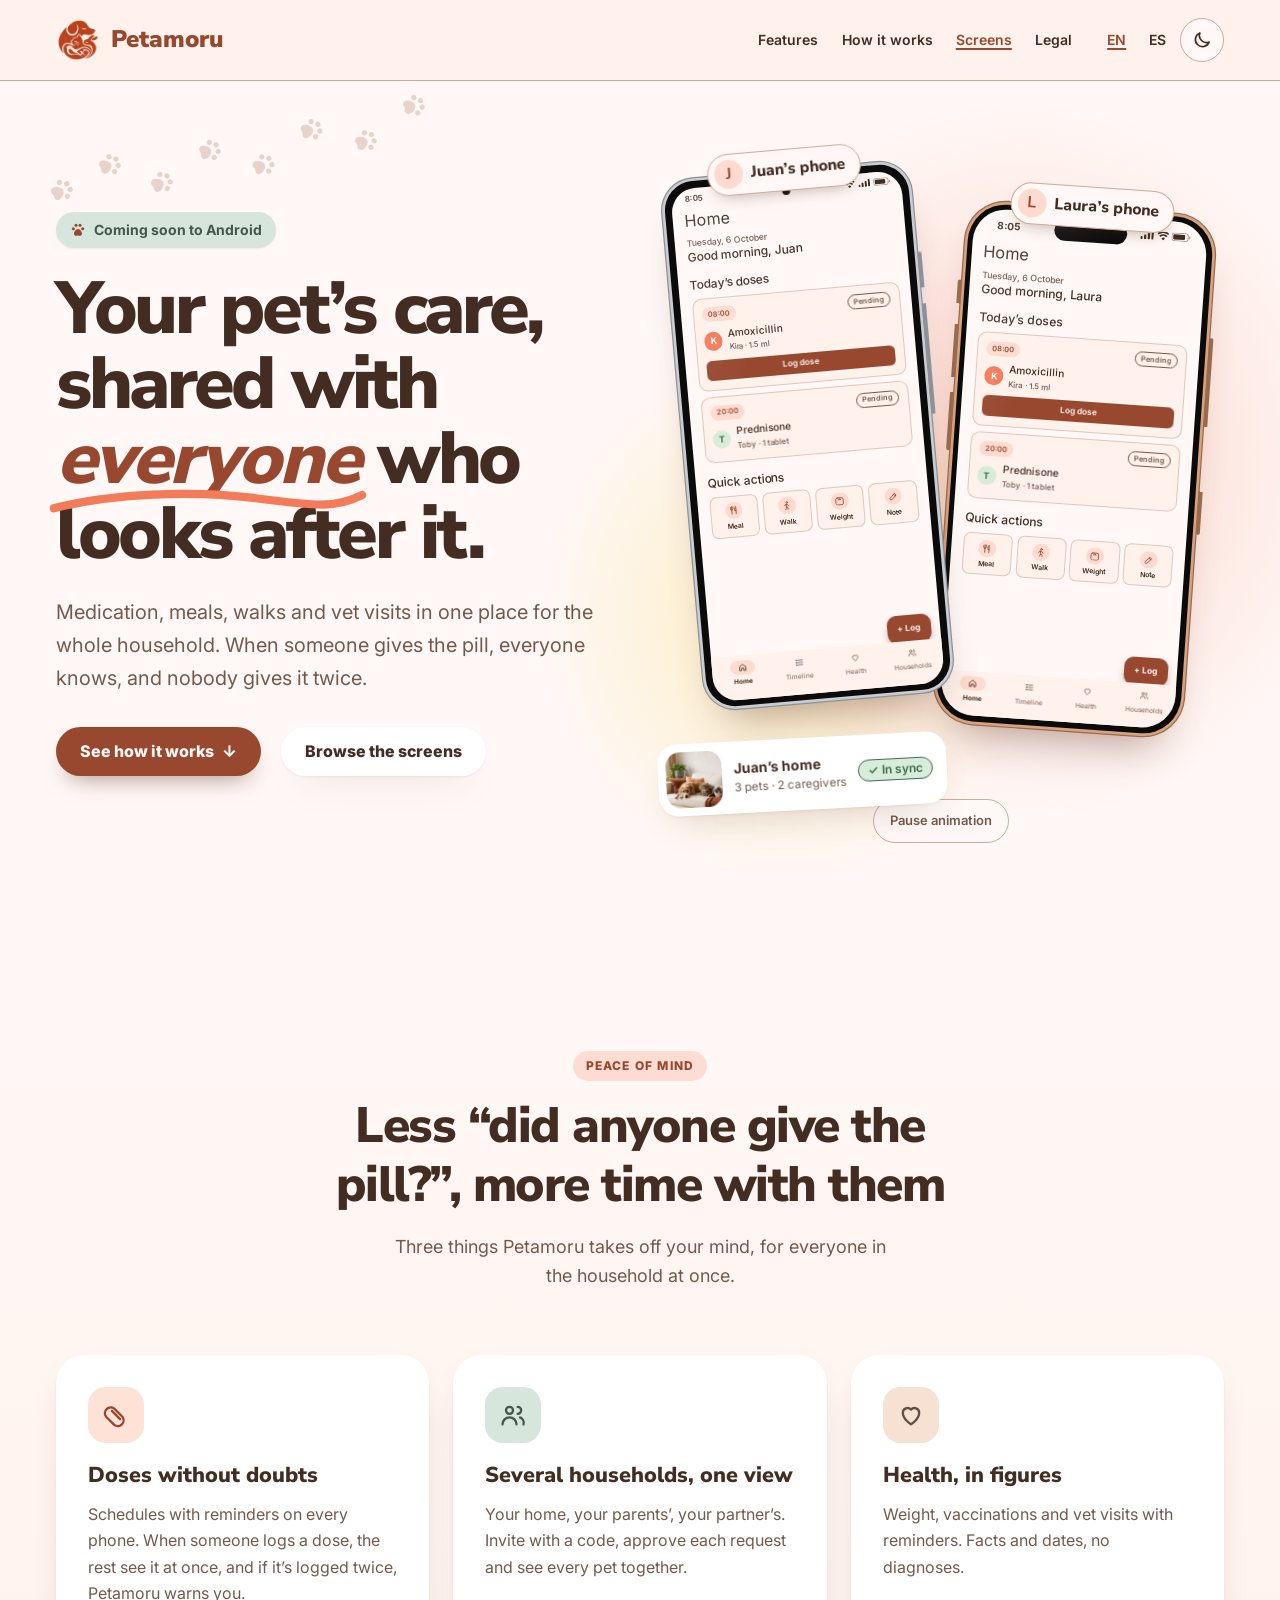
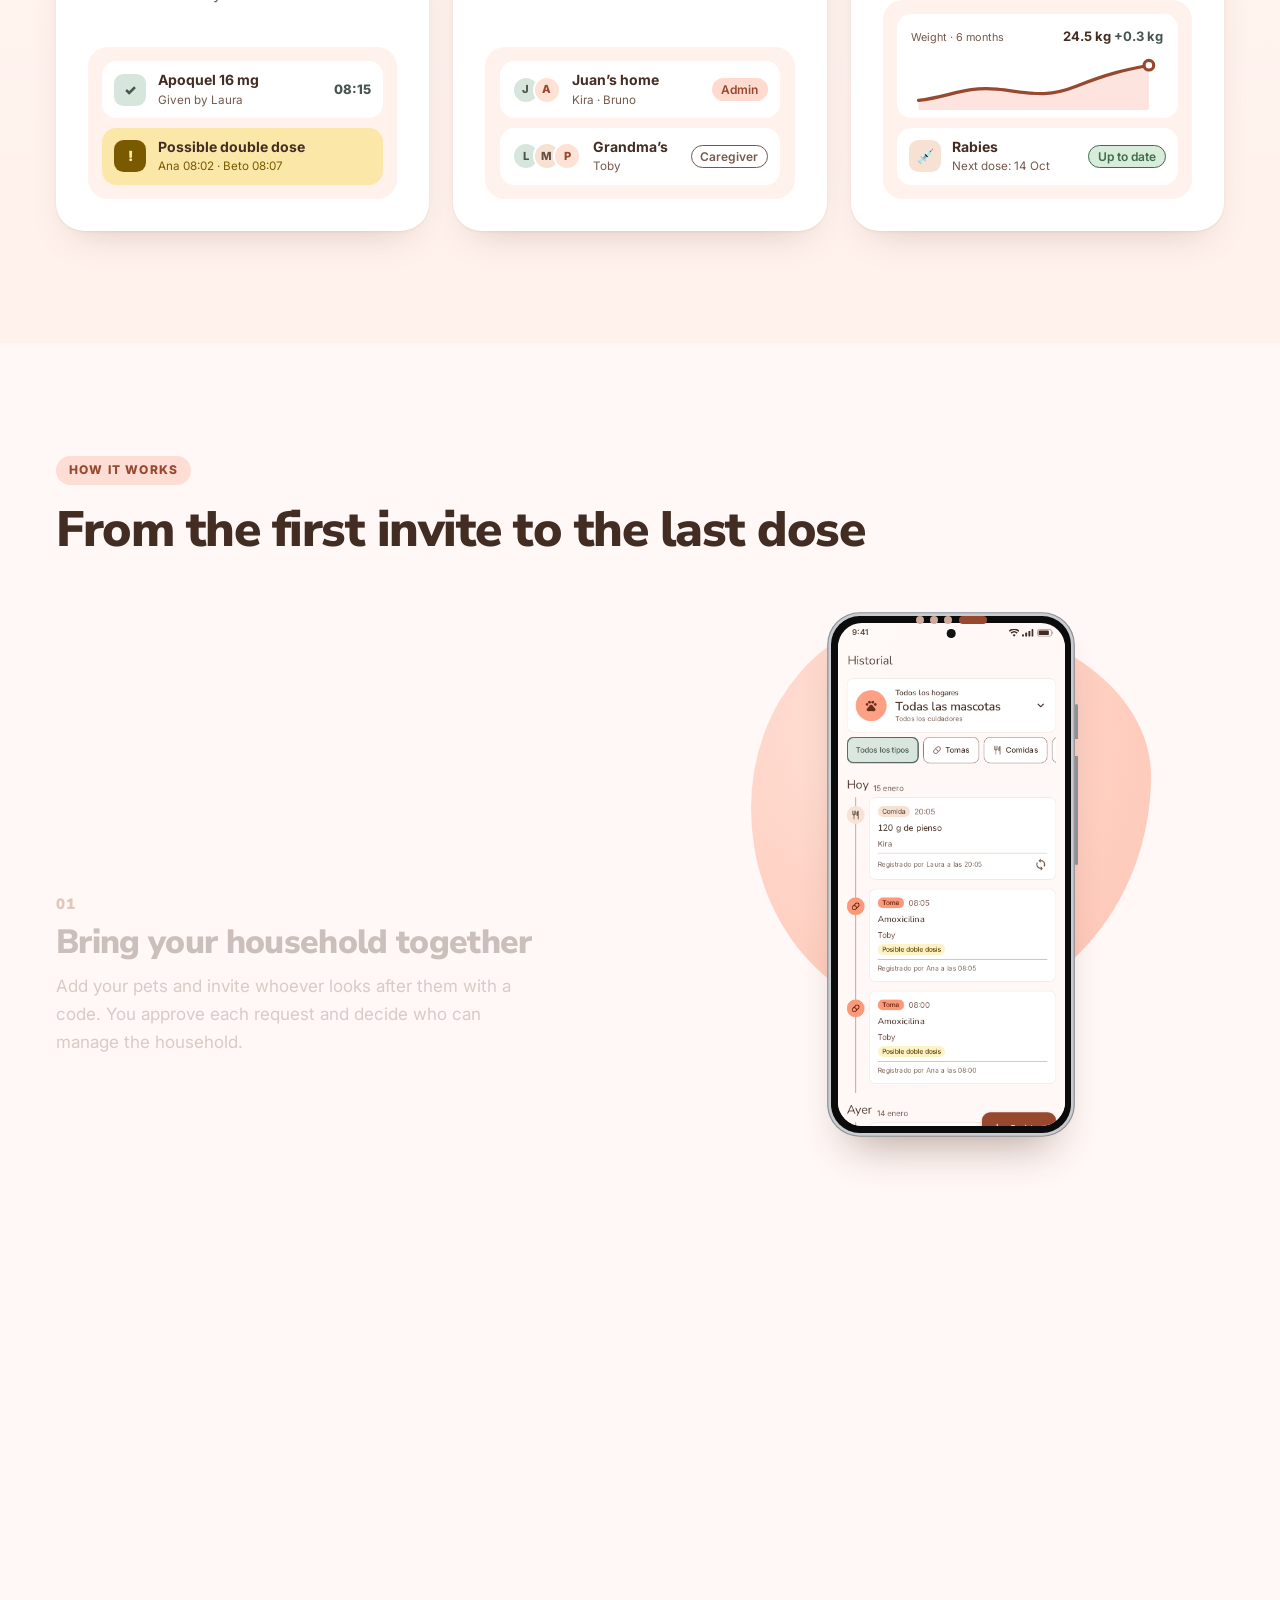
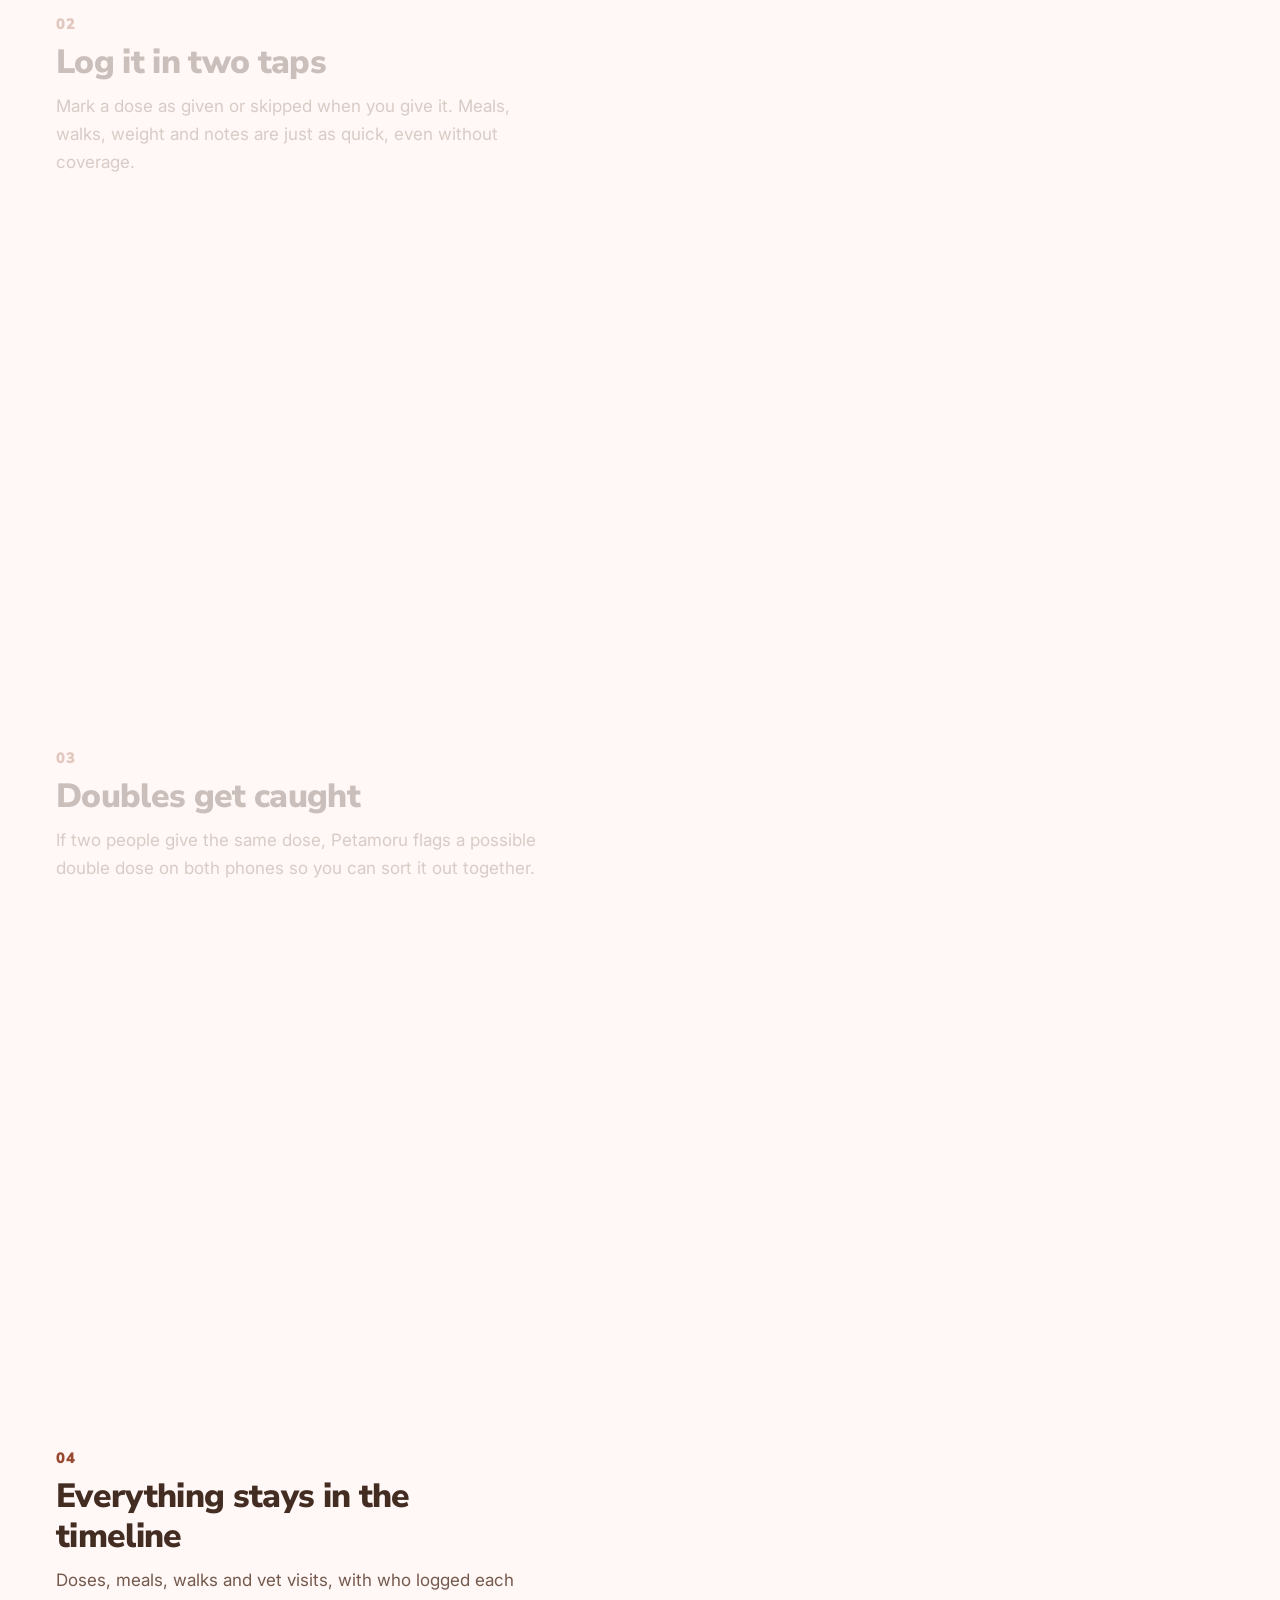
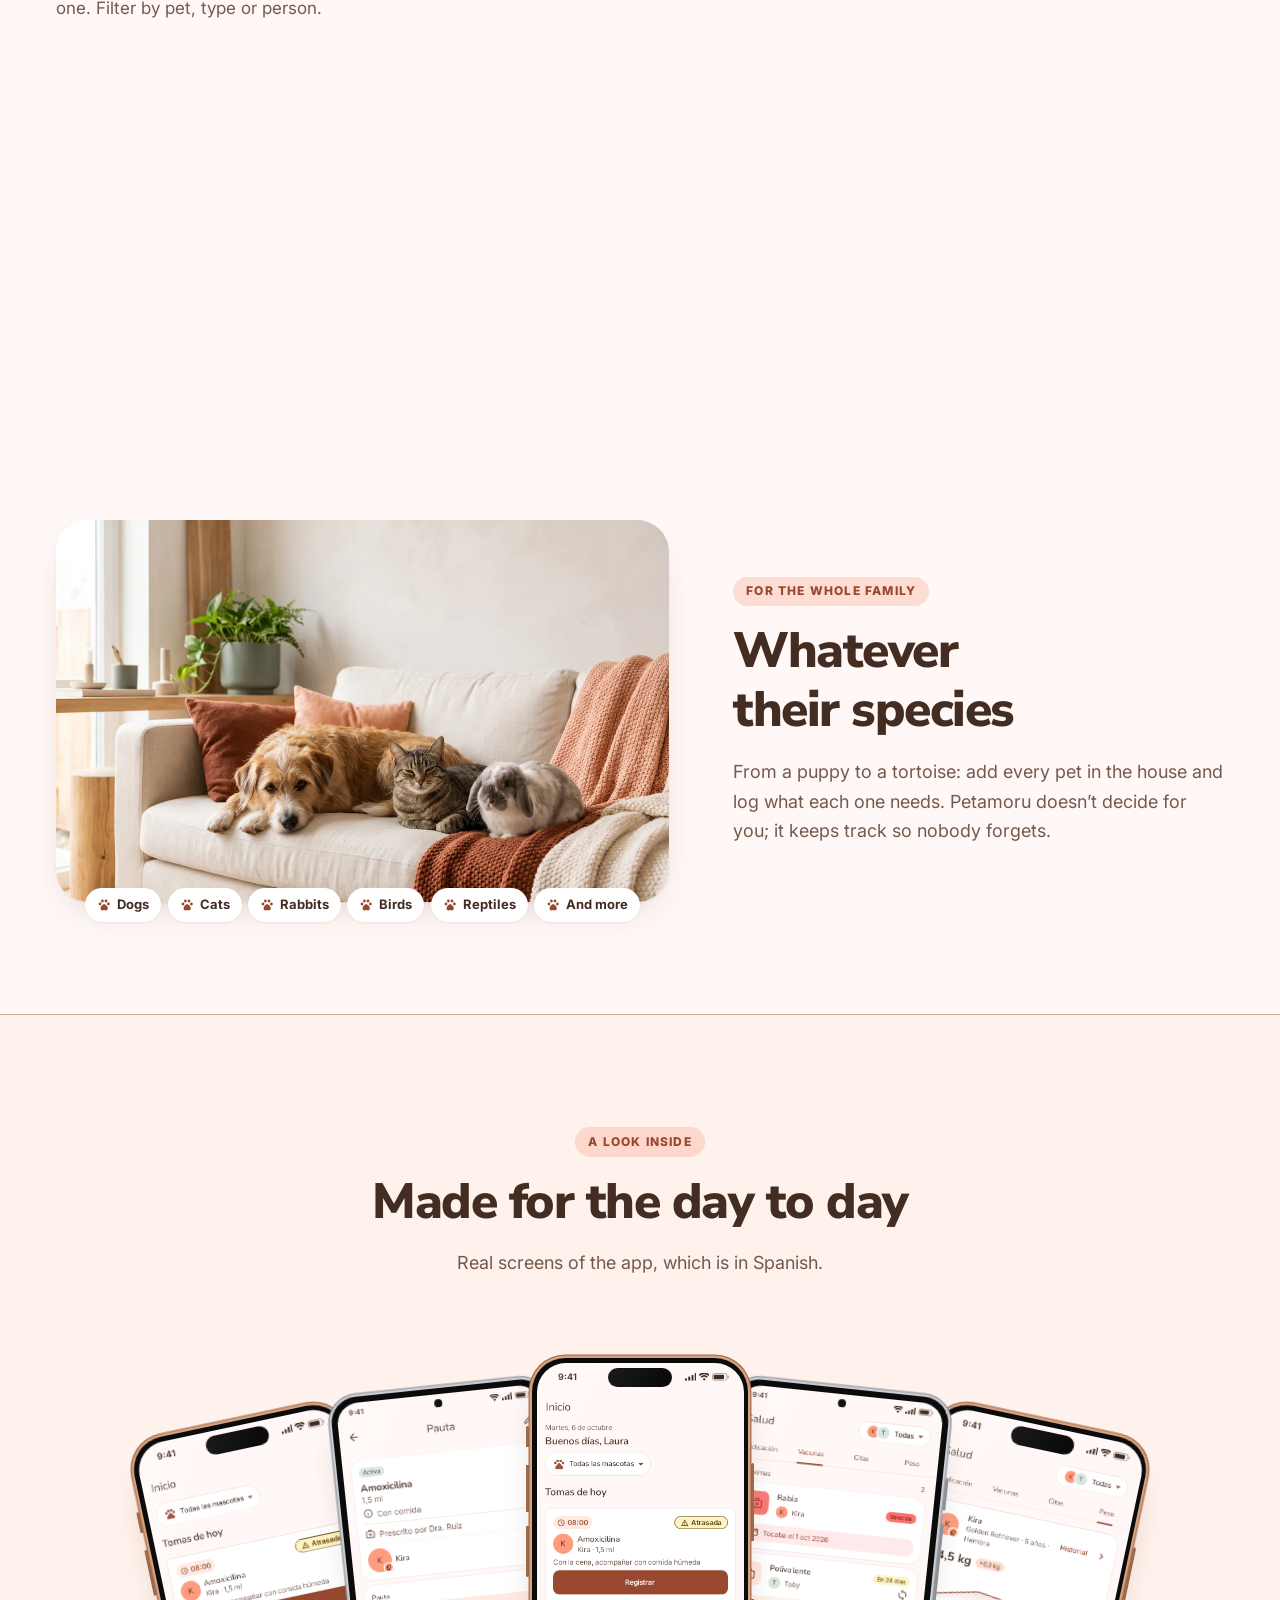
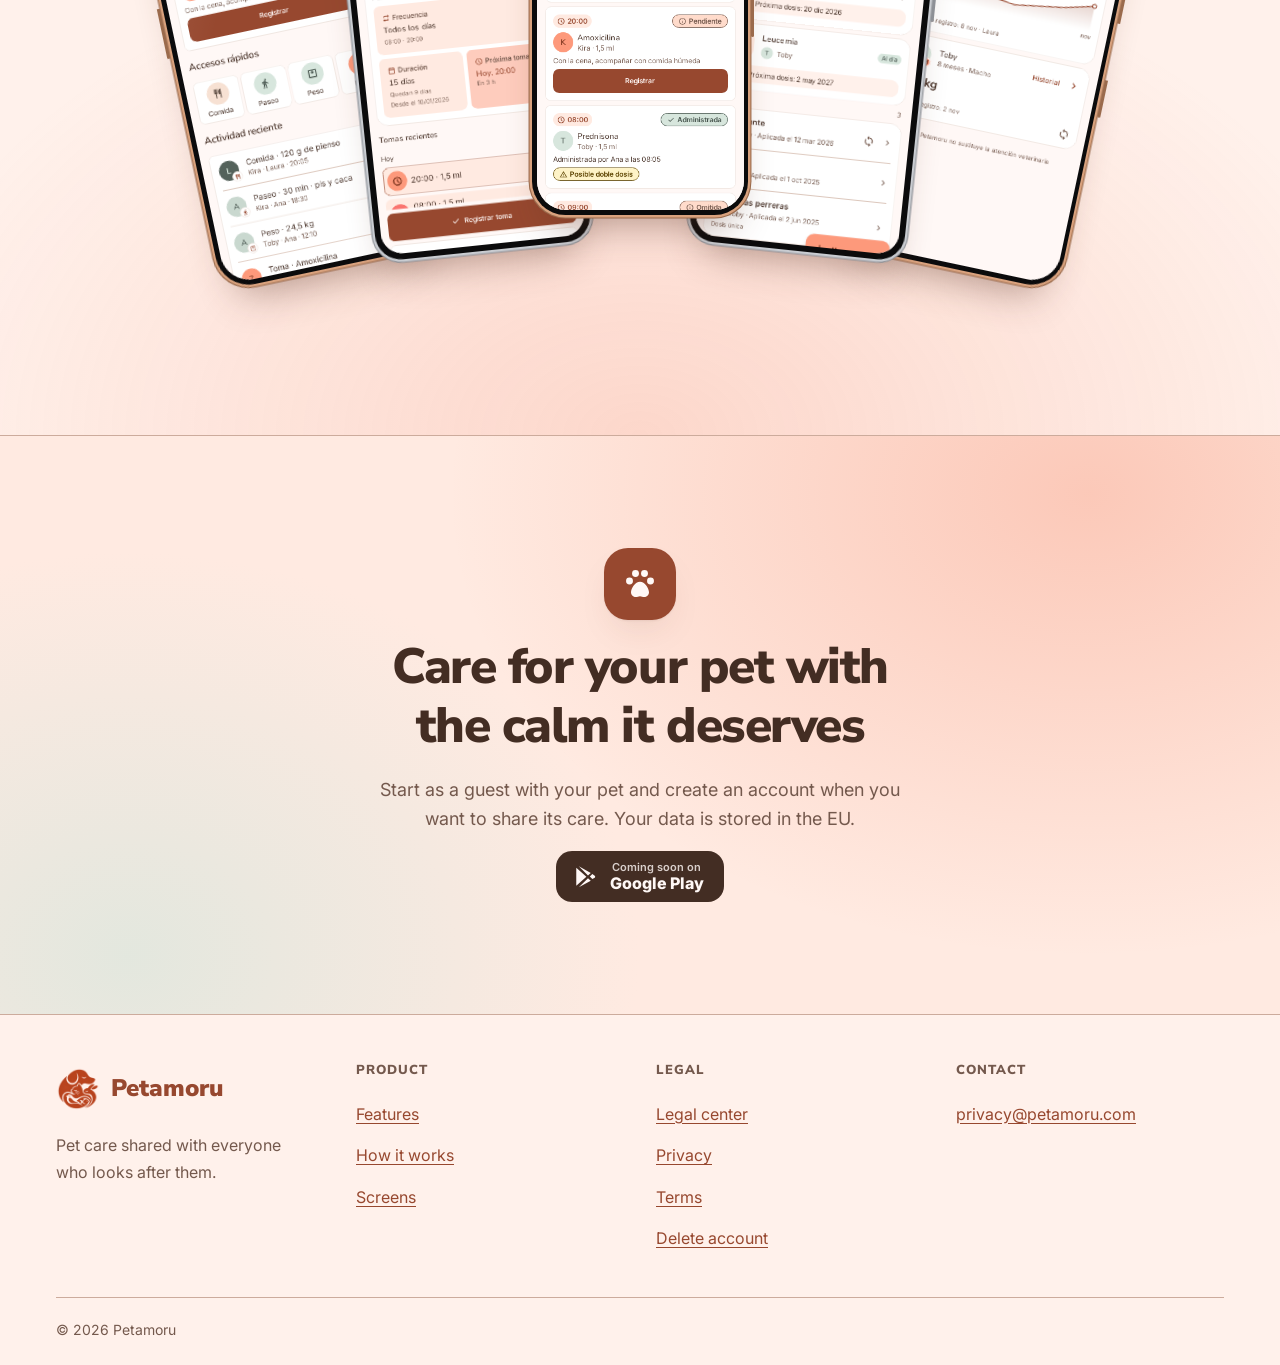
<file: index.html>
<!doctype html>
<html lang="en">
<head>
  <meta charset="utf-8">
  <meta name="viewport" content="width=device-width, initial-scale=1">
  <meta name="color-scheme" content="light dark">
  <script>document.documentElement.classList.add("js");try{document.querySelector('meta[name="color-scheme"]').content=localStorage.getItem("color-scheme")??"light dark"}catch{}</script>
  <meta name="description" content="Petamoru helps everyone who looks after your pets share medication, meals, walks and vet visits, so nobody misses a dose or gives it twice.">
  <title>Petamoru · Pet care, shared</title>
  <link rel="canonical" href="https://petamoru.com/">
  <link rel="alternate" hreflang="en" href="https://petamoru.com/">
  <link rel="alternate" hreflang="es" href="https://petamoru.com/es/">
  <link rel="alternate" hreflang="x-default" href="https://petamoru.com/">
  <link rel="icon" type="image/png" href="/img/favicon.png">
  <link rel="apple-touch-icon" href="/img/apple-touch-icon.png">
  <link rel="stylesheet" href="/style.css">
  <link rel="stylesheet" href="/landing.css">
  <script type="module" src="/theme.js"></script>
  <script type="module" src="/landing.js"></script>
</head>
<body class="landing-page">
  <svg width="0" height="0" style="position:absolute" aria-hidden="true">
    <symbol id="paw" viewBox="0 0 24 24"><circle cx="5" cy="10" r="2.3"/><circle cx="9" cy="5" r="2.3"/><circle cx="15" cy="5" r="2.3"/><circle cx="19" cy="10" r="2.3"/><path d="M12 10.5c-3.2 0-6 4.3-6 7 0 2 1.6 3.2 3.2 3.2 1.1 0 1.7-.6 2.8-.6s1.7.6 2.8.6c1.6 0 3.2-1.2 3.2-3.2 0-2.7-2.8-7-6-7Z"/></symbol>
    <symbol id="sb-signal" viewBox="0 0 18 12"><rect x="0" y="8" width="3" height="4" rx="1"/><rect x="5" y="5.5" width="3" height="6.5" rx="1"/><rect x="10" y="3" width="3" height="9" rx="1"/><rect x="15" y="0" width="3" height="12" rx="1"/></symbol>
    <symbol id="sb-wifi" viewBox="0 0 16 12"><path d="M8 12 5.6 9.2a3.4 3.4 0 0 1 4.8 0Zm-4-4.6a6 6 0 0 1 8 0l1.6-1.8a8.4 8.4 0 0 0-11.2 0Zm-2.8-3a10 10 0 0 1 13.6 0L16.4 2.6a12.4 12.4 0 0 0-16.8 0Z"/></symbol>
    <symbol id="sb-battery" viewBox="0 0 26 12"><rect x="0.75" y="0.75" width="22" height="10.5" rx="3" fill="none" stroke="currentColor" stroke-width="1.2" opacity="0.5"/><rect x="2.5" y="2.5" width="16" height="7" rx="1.5"/><rect x="24" y="4" width="1.6" height="4" rx="0.8" opacity="0.5"/></symbol>
    <symbol id="i-meal" viewBox="0 0 24 24" fill="none" stroke="currentColor" stroke-width="2" stroke-linecap="round"><path d="M7 3v8M4 3v5a3 3 0 0 0 6 0V3M7 11v10M17 21V3c-2 1.5-3 4-3 7v3h3"/></symbol>
    <symbol id="i-walk" viewBox="0 0 24 24" fill="none" stroke="currentColor" stroke-width="2" stroke-linecap="round"><circle cx="13" cy="4" r="2"/><path d="m9 21 3-6 3 3v3M7 12l3-4 4 1 3 4M12 15l-1-6"/></symbol>
    <symbol id="i-weight" viewBox="0 0 24 24" fill="none" stroke="currentColor" stroke-width="2" stroke-linecap="round" stroke-linejoin="round"><rect x="3" y="4" width="18" height="17" rx="4"/><path d="M9 9a3 3 0 0 1 6 0M12 9l1.5-1.5"/></symbol>
    <symbol id="i-note" viewBox="0 0 24 24" fill="none" stroke="currentColor" stroke-width="2" stroke-linecap="round" stroke-linejoin="round"><path d="M4 20h4L19 9l-4-4L4 16Z"/><path d="m13 7 4 4"/></symbol>
    <symbol id="i-home" viewBox="0 0 24 24" fill="none" stroke="currentColor" stroke-width="2" stroke-linejoin="round"><path d="M4 10 12 4l8 6v10h-5v-6H9v6H4Z"/></symbol>
    <symbol id="i-list" viewBox="0 0 24 24" fill="none" stroke="currentColor" stroke-width="2" stroke-linecap="round"><path d="M9 6h11M9 12h11M9 18h11"/><circle cx="4.5" cy="6" r="1"/><circle cx="4.5" cy="12" r="1"/><circle cx="4.5" cy="18" r="1"/></symbol>
    <symbol id="i-heart" viewBox="0 0 24 24" fill="none" stroke="currentColor" stroke-width="2" stroke-linejoin="round"><path d="M12 20s-7-4.4-7-10a4 4 0 0 1 7-2.6A4 4 0 0 1 19 10c0 5.6-7 10-7 10Z"/></symbol>
    <symbol id="i-people" viewBox="0 0 24 24" fill="none" stroke="currentColor" stroke-width="2" stroke-linecap="round"><circle cx="9" cy="8" r="3"/><path d="M3 20a6 6 0 0 1 12 0M16 5a3 3 0 0 1 0 6M18 14a5 5 0 0 1 3 6"/></symbol>
  </svg>

  <a class="skip-link" href="#main">Skip to content</a>
  <header class="site-header">
    <div class="shell header-layout">
      <a class="brand" href="/" aria-current="page"><img class="only-light" src="/img/logo.png" alt="" width="44" height="44"><img class="only-dark" src="/img/logo-dark.png" alt="" width="44" height="44"><span class="brand-text"><span class="brand-name">Petamoru</span></span></a>
      <nav class="site-nav" aria-label="Page">
        <a href="#features">Features</a>
        <a href="#how-it-works">How it works</a>
        <a href="#screens">Screens</a>
        <a href="/legal">Legal</a>
      </nav>
      <div class="header-tools">
        <nav class="languages" aria-label="Language">
          <a href="/" lang="en" hreflang="en" aria-label="English" aria-current="page">EN</a>
          <a href="/es/" lang="es" hreflang="es" aria-label="Español">ES</a>
        </nav>
        <button type="button" class="theme-toggle"><svg class="only-light" viewBox="0 0 24 24" fill="none" stroke="currentColor" stroke-width="2" stroke-linecap="round" stroke-linejoin="round" aria-hidden="true"><path d="M20.5 14.5A8.5 8.5 0 0 1 9.5 3.5a8.5 8.5 0 1 0 11 11Z"/></svg><svg class="only-dark" viewBox="0 0 24 24" fill="none" stroke="currentColor" stroke-width="2" stroke-linecap="round" aria-hidden="true"><circle cx="12" cy="12" r="4"/><path d="M12 2v2M12 20v2M4.9 4.9l1.4 1.4M17.7 17.7l1.4 1.4M2 12h2M20 12h2M4.9 19.1l1.4-1.4M17.7 6.3l1.4-1.4"/></svg><span class="visually-hidden only-light">Switch to dark theme</span><span class="visually-hidden only-dark">Switch to light theme</span></button>
      </div>
    </div>
  </header>

  <main id="main" class="landing" tabindex="-1">
    <section class="shell hero">
      <svg class="paw-trail" viewBox="0 0 520 220" aria-hidden="true">
        <g fill="currentColor">
          <use href="#paw" width="34" height="34" x="10" y="150" transform="rotate(60 27 167)" style="--n:0"/>
          <use href="#paw" width="34" height="34" x="70" y="118" transform="rotate(70 87 135)" style="--n:1"/>
          <use href="#paw" width="34" height="34" x="135" y="140" transform="rotate(62 152 157)" style="--n:2"/>
          <use href="#paw" width="34" height="34" x="195" y="100" transform="rotate(72 212 117)" style="--n:3"/>
          <use href="#paw" width="34" height="34" x="262" y="118" transform="rotate(64 279 135)" style="--n:4"/>
          <use href="#paw" width="34" height="34" x="322" y="74" transform="rotate(74 339 91)" style="--n:5"/>
          <use href="#paw" width="34" height="34" x="390" y="88" transform="rotate(66 407 105)" style="--n:6"/>
          <use href="#paw" width="34" height="34" x="450" y="44" transform="rotate(76 467 61)" style="--n:7"/>
        </g>
      </svg>

      <div class="hero-copy">
        <p class="badge"><svg viewBox="0 0 24 24" aria-hidden="true"><use href="#paw"/></svg>Coming soon to Android</p>
        <h1>Your pet’s care, shared with <span class="scribble"><em>everyone</em><svg viewBox="0 0 200 20" preserveAspectRatio="none" aria-hidden="true"><path d="M3 14C40 5 90 3 130 8s50 6 67-2" fill="none" stroke="currentColor" stroke-width="5" stroke-linecap="round" pathLength="1"/></svg></span> who looks after it.</h1>
        <p class="lead">Medication, meals, walks and vet visits in one place for the whole household. When someone gives the pill, everyone knows, and nobody gives it twice.</p>
        <div class="hero-actions">
          <a class="button" href="#how-it-works">See how it works <span aria-hidden="true">↓</span></a>
          <a class="button button-soft" href="#screens">Browse the screens</a>
        </div>
      </div>

      <figure class="demo" aria-label="Animation: Juan logs Kira’s dose on his phone and it shows up on Laura’s phone with a notification.">
        <div class="demo-stage" aria-hidden="true">
          <div class="device pixel device-juan">
            <span class="person"><b>J</b> Juan’s phone</span>
            <div class="screen">
              <div class="statusbar"><span>8:05</span><span><svg viewBox="0 0 16 12"><use href="#sb-wifi"/></svg><svg viewBox="0 0 18 12"><use href="#sb-signal"/></svg><svg viewBox="0 0 26 12"><use href="#sb-battery"/></svg></span></div>
              <div class="app">
                <p class="app-title">Home</p>
                <p class="app-greet">Tuesday, 6 October <b>Good morning, Juan</b></p>
                <p class="app-section">Today’s doses</p>
                <div class="dose">
                  <span class="ring" data-loop></span>
                  <div class="dose-top">
                    <span class="chip chip-time">08:00</span>
                    <span class="swap"><span class="chip chip-pending dose-pending" data-loop>Pending</span><span class="chip chip-done dose-done" data-loop>✓ Given</span></span>
                  </div>
                  <div class="dose-main"><span class="avatar">K</span><span><b>Amoxicillin</b><small>Kira · 1.5 ml</small></span></div>
                  <div class="swap"><span class="dose-button" data-loop>Log dose</span><span class="dose-by" data-loop>Given by Juan at 08:05</span></div>
                  <span class="tap" data-loop></span>
                </div>
                <div class="dose">
                  <div class="dose-top"><span class="chip chip-time">20:00</span><span class="chip chip-pending">Pending</span></div>
                  <div class="dose-main"><span class="avatar avatar-toby">T</span><span><b>Prednisone</b><small>Toby · 1 tablet</small></span></div>
                </div>
                <p class="app-section">Quick actions</p>
                <div class="quick"><span><svg><use href="#i-meal"/></svg>Meal</span><span><svg><use href="#i-walk"/></svg>Walk</span><span><svg><use href="#i-weight"/></svg>Weight</span><span><svg><use href="#i-note"/></svg>Note</span></div>
              </div>
              <span class="fab">+ Log</span>
              <nav class="app-nav"><span class="on"><svg><use href="#i-home"/></svg>Home</span><span><svg><use href="#i-list"/></svg>Timeline</span><span><svg><use href="#i-heart"/></svg>Health</span><span><svg><use href="#i-people"/></svg>Households</span></nav>
            </div>
          </div>

          <span class="sync" data-loop><svg viewBox="0 0 24 24" fill="none" stroke="currentColor" stroke-width="2.6" stroke-linecap="round"><path d="M21 12a9 9 0 0 1-15.5 6.2M3 12A9 9 0 0 1 18.5 5.8"/><path d="M18.5 2v4h-4M5.5 22v-4h4"/></svg>Syncing</span>

          <div class="device iphone device-laura">
            <span class="person"><b>L</b> Laura’s phone</span>
            <div class="screen">
              <div class="statusbar"><span>8:05</span><span><svg viewBox="0 0 18 12"><use href="#sb-signal"/></svg><svg viewBox="0 0 16 12"><use href="#sb-wifi"/></svg><svg viewBox="0 0 26 12"><use href="#sb-battery"/></svg></span></div>
              <div class="notification" data-loop><img src="/img/logo.png" alt="" width="44" height="44"><span><b>Petamoru</b><span>Juan gave Kira her amoxicillin</span></span></div>
              <div class="app">
                <p class="app-title">Home</p>
                <p class="app-greet">Tuesday, 6 October <b>Good morning, Laura</b></p>
                <p class="app-section">Today’s doses</p>
                <div class="dose">
                  <span class="ring" data-loop></span>
                  <div class="dose-top">
                    <span class="chip chip-time">08:00</span>
                    <span class="swap"><span class="chip chip-pending dose-pending" data-loop>Pending</span><span class="chip chip-done dose-done" data-loop>✓ Given</span></span>
                  </div>
                  <div class="dose-main"><span class="avatar">K</span><span><b>Amoxicillin</b><small>Kira · 1.5 ml</small></span></div>
                  <div class="swap"><span class="dose-button" data-loop>Log dose</span><span class="dose-by" data-loop>Given by Juan at 08:05</span></div>
                </div>
                <div class="dose">
                  <div class="dose-top"><span class="chip chip-time">20:00</span><span class="chip chip-pending">Pending</span></div>
                  <div class="dose-main"><span class="avatar avatar-toby">T</span><span><b>Prednisone</b><small>Toby · 1 tablet</small></span></div>
                </div>
                <p class="app-section">Quick actions</p>
                <div class="quick"><span><svg><use href="#i-meal"/></svg>Meal</span><span><svg><use href="#i-walk"/></svg>Walk</span><span><svg><use href="#i-weight"/></svg>Weight</span><span><svg><use href="#i-note"/></svg>Note</span></div>
              </div>
              <span class="fab">+ Log</span>
              <nav class="app-nav"><span class="on"><svg><use href="#i-home"/></svg>Home</span><span><svg><use href="#i-list"/></svg>Timeline</span><span><svg><use href="#i-heart"/></svg>Health</span><span><svg><use href="#i-people"/></svg>Households</span></nav>
            </div>
          </div>
        </div>
        <div class="pet-card" aria-hidden="true">
          <img src="/img/pets-sofa.webp" alt="" width="1080" height="672">
          <span><b>Juan’s home</b><small>3 pets · 2 caregivers</small></span>
          <span class="chip chip-done">✓ In sync</span>
        </div>
        <button type="button" class="demo-toggle" data-pause="Pause animation" data-play="Play animation">Pause animation</button>
      </figure>
    </section>

    <section id="features" class="pillars" aria-labelledby="pillars-title">
      <div class="shell">
        <div class="section-head">
          <p class="kicker">Peace of mind</p>
          <h2 id="pillars-title">Less “did anyone give the pill?”, more time with them</h2>
          <p class="section-intro">Three things Petamoru takes off your mind, for everyone in the household at once.</p>
        </div>
        <ul class="pillar-grid">
          <li class="pillar reveal" style="--d:0">
            <span class="pillar-icon" aria-hidden="true"><svg viewBox="0 0 24 24" fill="none" stroke="currentColor" stroke-width="2" stroke-linecap="round" stroke-linejoin="round"><path d="M10.5 20.5 3.5 13.5a5 5 0 0 1 7-7l7 7a5 5 0 0 1-7 7Z"/><path d="m8.5 8.5 7 7"/></svg></span>
            <h3>Doses without doubts</h3>
            <p>Schedules with reminders on every phone. When someone logs a dose, the rest see it at once, and if it’s logged twice, Petamoru warns you.</p>
            <div class="mini" aria-hidden="true">
              <div class="mini-row"><span class="mini-icon sage">✓</span><span><b>Apoquel 16 mg</b><small>Given by Laura</small></span><span class="mini-time">08:15</span></div>
              <div class="mini-row warn"><span class="mini-icon amber">!</span><span><b>Possible double dose</b><small>Ana 08:02 · Beto 08:07</small></span></div>
            </div>
          </li>
          <li class="pillar reveal" style="--d:1">
            <span class="pillar-icon sage" aria-hidden="true"><svg viewBox="0 0 24 24"><use href="#i-people"/></svg></span>
            <h3>Several households, one view</h3>
            <p>Your home, your parents’, your partner’s. Invite with a code, approve each request and see every pet together.</p>
            <div class="mini" aria-hidden="true">
              <div class="mini-row"><span class="avatars"><i>J</i><i>A</i></span><span><b>Juan’s home</b><small>Kira · Bruno</small></span><span class="chip chip-time">Admin</span></div>
              <div class="mini-row"><span class="avatars"><i>L</i><i>M</i><i>P</i></span><span><b>Grandma’s</b><small>Toby</small></span><span class="chip chip-pending">Caregiver</span></div>
            </div>
          </li>
          <li class="pillar reveal" style="--d:2">
            <span class="pillar-icon peach" aria-hidden="true"><svg viewBox="0 0 24 24"><use href="#i-heart"/></svg></span>
            <h3>Health, in figures</h3>
            <p>Weight, vaccinations and vet visits with reminders. Facts and dates, no diagnoses.</p>
            <div class="mini" aria-hidden="true">
              <div class="mini-chart"><span><small>Weight · 6 months</small><b>24.5 kg <em>+0.3 kg</em></b></span>
                <svg class="sparkline" viewBox="0 0 300 70"><path class="area" d="M2 58 C40 54 60 40 100 44 S160 56 200 40 S260 20 290 14 V70 H2 Z"/><path class="line" d="M2 58 C40 54 60 40 100 44 S160 56 200 40 S260 20 290 14" fill="none" stroke="currentColor" stroke-width="4" stroke-linecap="round" pathLength="1"/><circle cx="290" cy="14" r="6"/></svg>
              </div>
              <div class="mini-row"><span class="mini-icon peach">💉</span><span><b>Rabies</b><small>Next dose: 14 Oct</small></span><span class="chip chip-done">Up to date</span></div>
            </div>
          </li>
        </ul>
      </div>
    </section>

    <section id="how-it-works" class="shell story" aria-labelledby="story-title">
      <p class="kicker">How it works</p>
      <h2 id="story-title">From the first invite to the last dose</h2>
      <div class="story-grid">
        <div class="story-step" data-step="1">
          <span class="step-index">01</span>
          <h3>Bring your household together</h3>
          <p>Add your pets and invite whoever looks after them with a code. You approve each request and decide who can manage the household.</p>
        </div>
        <figure class="device pixel story-shot" data-step="1"><div class="screen"><div class="statusbar"><span>9:41</span><span><svg viewBox="0 0 16 12"><use href="#sb-wifi"/></svg><svg viewBox="0 0 18 12"><use href="#sb-signal"/></svg><svg viewBox="0 0 26 12"><use href="#sb-battery"/></svg></span></div><img class="only-light" src="/img/screens/household-light.webp" alt="Household screen with two pets, Kira and Bruno, and two caregivers: Juan, admin and owner, and Ana, caregiver." width="360" height="808" loading="lazy"><img class="only-dark" src="/img/screens/household-dark.webp" alt="Household screen with two pets, Kira and Bruno, and two caregivers: Juan, admin and owner, and Ana, caregiver." width="360" height="808" loading="lazy"></div></figure>

        <div class="story-step" data-step="2">
          <span class="step-index">02</span>
          <h3>Log it in two taps</h3>
          <p>Mark a dose as given or skipped when you give it. Meals, walks, weight and notes are just as quick, even without coverage.</p>
        </div>
        <figure class="device pixel story-shot" data-step="2"><div class="screen"><div class="statusbar"><span>9:41</span><span><svg viewBox="0 0 16 12"><use href="#sb-wifi"/></svg><svg viewBox="0 0 18 12"><use href="#sb-signal"/></svg><svg viewBox="0 0 26 12"><use href="#sb-battery"/></svg></span></div><img class="only-light" src="/img/screens/log-dose-light.webp" alt="Log dose screen for Luna’s amoxicillin, marked as given today at 08:05." width="360" height="808" loading="lazy"><img class="only-dark" src="/img/screens/log-dose-dark.webp" alt="Log dose screen for Luna’s amoxicillin, marked as given today at 08:05." width="360" height="808" loading="lazy"></div></figure>

        <div class="story-step" data-step="3">
          <span class="step-index">03</span>
          <h3>Doubles get caught</h3>
          <p>If two people give the same dose, Petamoru flags a possible double dose on both phones so you can sort it out together.</p>
        </div>
        <figure class="device pixel story-shot" data-step="3"><div class="screen"><div class="statusbar"><span>9:41</span><span><svg viewBox="0 0 16 12"><use href="#sb-wifi"/></svg><svg viewBox="0 0 18 12"><use href="#sb-signal"/></svg><svg viewBox="0 0 26 12"><use href="#sb-battery"/></svg></span></div><img class="only-light" src="/img/screens/double-dose-light.webp" alt="Possible double dose screen: the same dose was logged by Ana at 08:02 and by Beto at 08:07, with options to delete one or confirm both." width="360" height="808" loading="lazy"><img class="only-dark" src="/img/screens/double-dose-dark.webp" alt="Possible double dose screen: the same dose was logged by Ana at 08:02 and by Beto at 08:07, with options to delete one or confirm both." width="360" height="808" loading="lazy"></div></figure>

        <div class="story-step" data-step="4">
          <span class="step-index">04</span>
          <h3>Everything stays in the timeline</h3>
          <p>Doses, meals, walks and vet visits, with who logged each one. Filter by pet, type or person.</p>
        </div>
        <figure class="device pixel story-shot" data-step="4"><div class="screen"><div class="statusbar"><span>9:41</span><span><svg viewBox="0 0 16 12"><use href="#sb-wifi"/></svg><svg viewBox="0 0 18 12"><use href="#sb-signal"/></svg><svg viewBox="0 0 26 12"><use href="#sb-battery"/></svg></span></div><img class="only-light" src="/img/screens/timeline-light.webp" alt="Timeline with meals and doses grouped by day, with filters by type." width="360" height="808" loading="lazy"><img class="only-dark" src="/img/screens/timeline-dark.webp" alt="Timeline with meals and doses grouped by day, with filters by type." width="360" height="808" loading="lazy"></div></figure>

        <div class="story-progress" aria-hidden="true"><span></span><span></span><span></span><span></span></div>
      </div>
    </section>

    <section class="shell species" aria-labelledby="species-title">
      <div class="species-photo reveal">
        <img src="/img/pets-sofa.webp" alt="A dog, a cat and a rabbit resting together on a sofa." width="1080" height="672" loading="lazy">
        <ul class="species-chips" aria-label="Some of the pets you can add">
          <li style="--d:0"><svg viewBox="0 0 24 24" aria-hidden="true"><use href="#paw"/></svg>Dogs</li><li style="--d:1"><svg viewBox="0 0 24 24" aria-hidden="true"><use href="#paw"/></svg>Cats</li><li style="--d:2"><svg viewBox="0 0 24 24" aria-hidden="true"><use href="#paw"/></svg>Rabbits</li><li style="--d:3"><svg viewBox="0 0 24 24" aria-hidden="true"><use href="#paw"/></svg>Birds</li><li style="--d:4"><svg viewBox="0 0 24 24" aria-hidden="true"><use href="#paw"/></svg>Reptiles</li><li style="--d:5"><svg viewBox="0 0 24 24" aria-hidden="true"><use href="#paw"/></svg>And more</li>
        </ul>
      </div>
      <div class="species-copy reveal" style="--d:1">
        <p class="kicker">For the whole family</p>
        <h2 id="species-title">Whatever their species</h2>
        <p class="section-intro">From a puppy to a tortoise: add every pet in the house and log what each one needs. Petamoru doesn’t decide for you; it keeps track so nobody forgets.</p>
      </div>
    </section>

    <section id="screens" class="fan" aria-labelledby="fan-title">
      <div class="shell">
        <p class="kicker">A look inside</p>
        <h2 id="fan-title">Made for the day to day</h2>
        <p class="section-intro">Real screens of the app, which is in Spanish.</p>
      </div>
      <ul class="fan-row" tabindex="0" aria-label="App screens">
        <li style="--offset:-2;--depth:2"><figure><div class="device iphone"><div class="screen"><div class="statusbar"><span>9:41</span><span><svg viewBox="0 0 18 12"><use href="#sb-signal"/></svg><svg viewBox="0 0 16 12"><use href="#sb-wifi"/></svg><svg viewBox="0 0 26 12"><use href="#sb-battery"/></svg></span></div><img class="only-light" src="/img/screens/activity-light.webp" alt="Home with quick actions and recent activity." width="360" height="808" loading="lazy"><img class="only-dark" src="/img/screens/activity-dark.webp" alt="Home with quick actions and recent activity." width="360" height="808" loading="lazy"></div></div><figcaption>Recent activity</figcaption></figure></li>
        <li style="--offset:-1;--depth:1"><figure><div class="device pixel"><div class="screen"><div class="statusbar"><span>9:41</span><span><svg viewBox="0 0 16 12"><use href="#sb-wifi"/></svg><svg viewBox="0 0 18 12"><use href="#sb-signal"/></svg><svg viewBox="0 0 26 12"><use href="#sb-battery"/></svg></span></div><img class="only-light" src="/img/screens/schedule-light.webp" alt="Amoxicillin schedule twice a day for 15 days." width="360" height="808" loading="lazy"><img class="only-dark" src="/img/screens/schedule-dark.webp" alt="Amoxicillin schedule twice a day for 15 days." width="360" height="808" loading="lazy"></div></div><figcaption>Medication schedules</figcaption></figure></li>
        <li style="--offset:0;--depth:0"><figure><div class="device iphone"><div class="screen"><div class="statusbar"><span>9:41</span><span><svg viewBox="0 0 18 12"><use href="#sb-signal"/></svg><svg viewBox="0 0 16 12"><use href="#sb-wifi"/></svg><svg viewBox="0 0 26 12"><use href="#sb-battery"/></svg></span></div><img class="only-light" src="/img/screens/home-light.webp" alt="Today’s doses, with one overdue, one pending and one given." width="360" height="808" loading="lazy"><img class="only-dark" src="/img/screens/home-dark.webp" alt="Today’s doses, with one overdue, one pending and one given." width="360" height="808" loading="lazy"></div></div><figcaption>Today’s doses</figcaption></figure></li>
        <li style="--offset:1;--depth:1"><figure><div class="device pixel"><div class="screen"><div class="statusbar"><span>9:41</span><span><svg viewBox="0 0 16 12"><use href="#sb-wifi"/></svg><svg viewBox="0 0 18 12"><use href="#sb-signal"/></svg><svg viewBox="0 0 26 12"><use href="#sb-battery"/></svg></span></div><img class="only-light" src="/img/screens/vaccinations-light.webp" alt="Vaccinations with an overdue rabies vaccine and the next boosters." width="360" height="808" loading="lazy"><img class="only-dark" src="/img/screens/vaccinations-dark.webp" alt="Vaccinations with an overdue rabies vaccine and the next boosters." width="360" height="808" loading="lazy"></div></div><figcaption>Vaccinations</figcaption></figure></li>
        <li style="--offset:2;--depth:2"><figure><div class="device iphone"><div class="screen"><div class="statusbar"><span>9:41</span><span><svg viewBox="0 0 18 12"><use href="#sb-signal"/></svg><svg viewBox="0 0 16 12"><use href="#sb-wifi"/></svg><svg viewBox="0 0 26 12"><use href="#sb-battery"/></svg></span></div><img class="only-light" src="/img/screens/weight-light.webp" alt="Weight chart for each pet." width="360" height="808" loading="lazy"><img class="only-dark" src="/img/screens/weight-dark.webp" alt="Weight chart for each pet." width="360" height="808" loading="lazy"></div></div><figcaption>Weight</figcaption></figure></li>
      </ul>
    </section>

    <section class="cta-band" aria-labelledby="cta-title">
      <div class="shell cta reveal">
        <span class="cta-icon" aria-hidden="true"><svg viewBox="0 0 24 24"><use href="#paw"/></svg></span>
        <h2 id="cta-title">Care for your pet with the calm it deserves</h2>
        <p>Start as a guest with your pet and create an account when you want to share its care. Your data is stored in the EU.</p>
        <p class="store-pill"><svg viewBox="0 0 24 24" aria-hidden="true"><path fill="currentColor" d="M4 3.5v17l9.5-8.5Zm11 7.2 2.6-2.3L6.4 2.2Zm0 2.6-8.6 8.5 11.2-6.2Zm4.1-4 -2.4 2.4 2.4 2.3 2.2-1.2c.6-.4.6-1.3 0-1.7Z"/></svg><span><small>Coming soon on</small>Google Play</span></p>
      </div>
    </section>
  </main>

  <footer class="site-footer landing-footer">
    <div class="shell footer-grid">
      <div class="footer-brand">
        <a class="brand" href="/"><img class="only-light" src="/img/logo.png" alt="" width="44" height="44"><img class="only-dark" src="/img/logo-dark.png" alt="" width="44" height="44"><span class="brand-text"><span class="brand-name">Petamoru</span></span></a>
        <p>Pet care shared with everyone who looks after them.</p>
      </div>
      <nav aria-labelledby="footer-product">
        <h2 id="footer-product">Product</h2>
        <a href="#features">Features</a>
        <a href="#how-it-works">How it works</a>
        <a href="#screens">Screens</a>
      </nav>
      <nav aria-labelledby="footer-legal">
        <h2 id="footer-legal">Legal</h2>
        <a href="/legal">Legal center</a>
        <a href="/privacy">Privacy</a>
        <a href="/terms">Terms</a>
        <a href="/delete-account">Delete account</a>
      </nav>
      <div>
        <h2>Contact</h2>
        <a href="mailto:privacy@petamoru.com">privacy@petamoru.com</a>
      </div>
    </div>
    <p class="shell footer-note">© 2026 Petamoru</p>
  </footer>
</body>
</html>
</file>
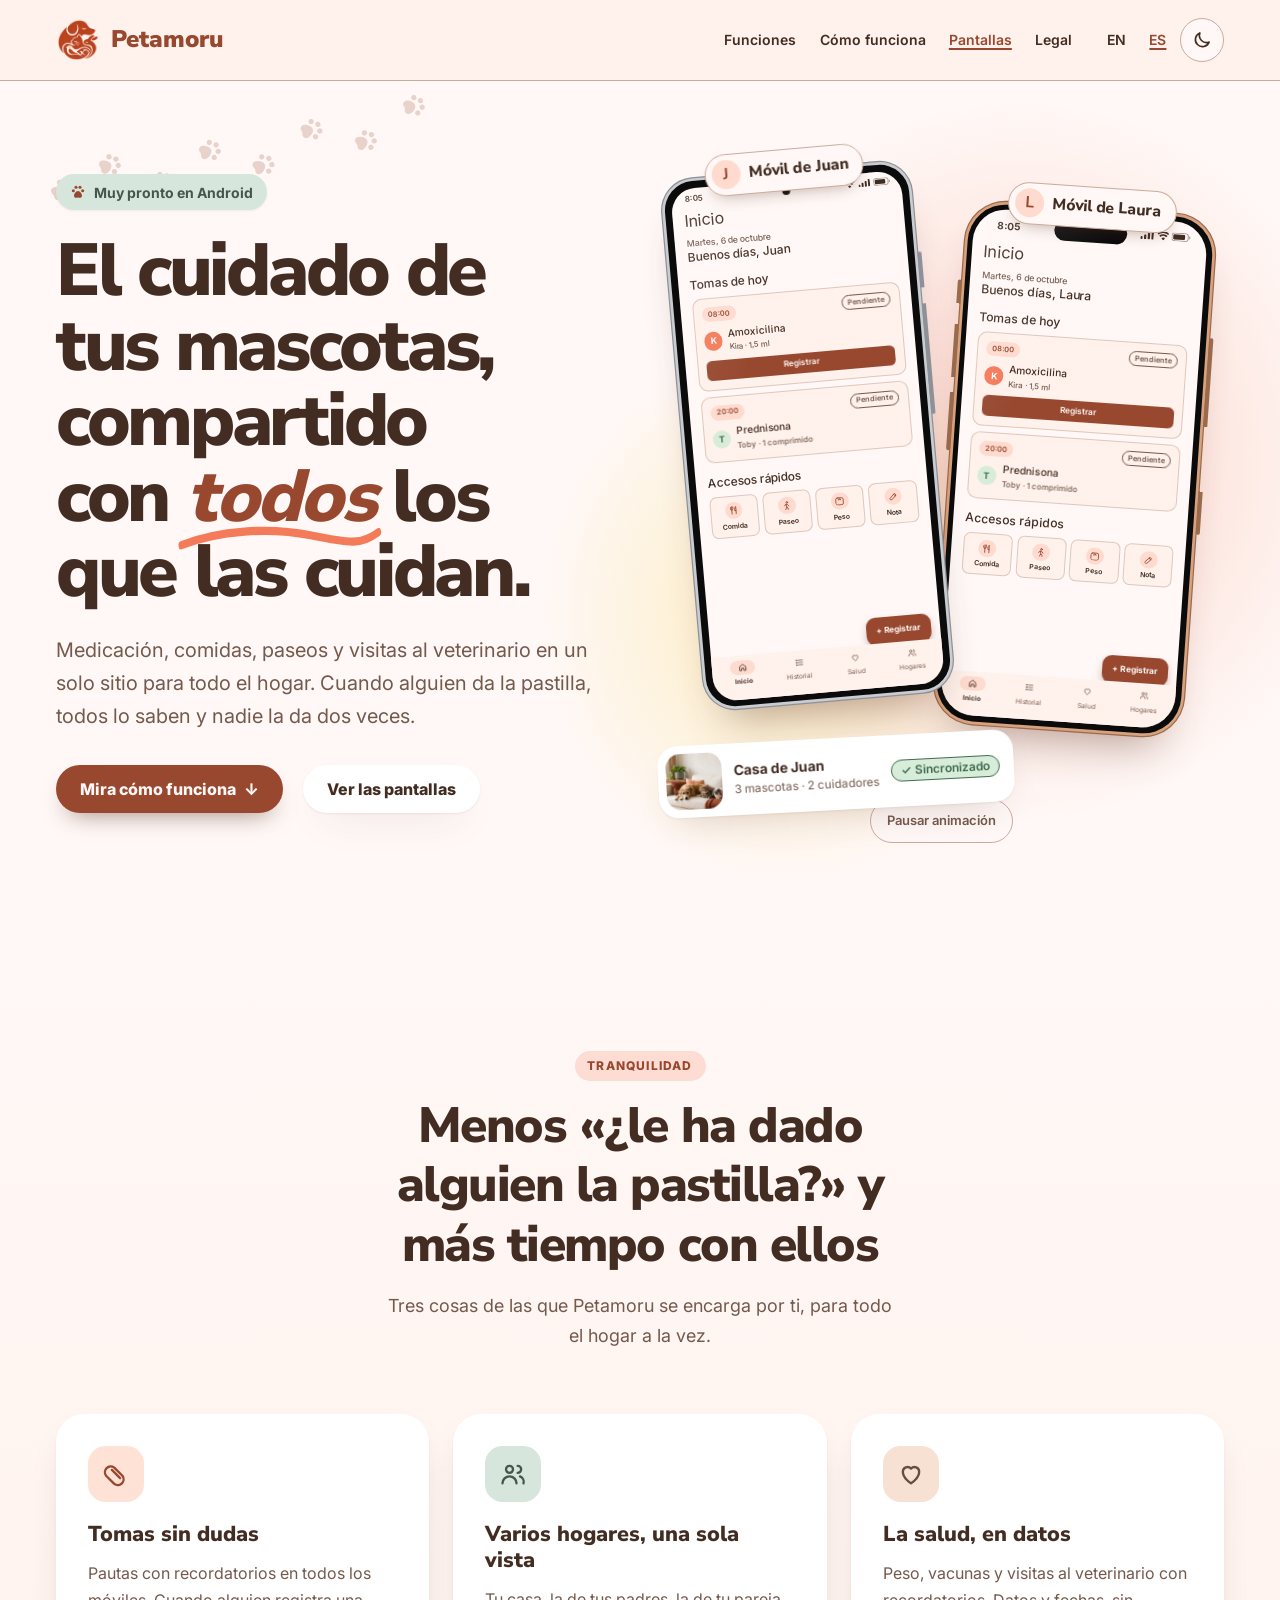
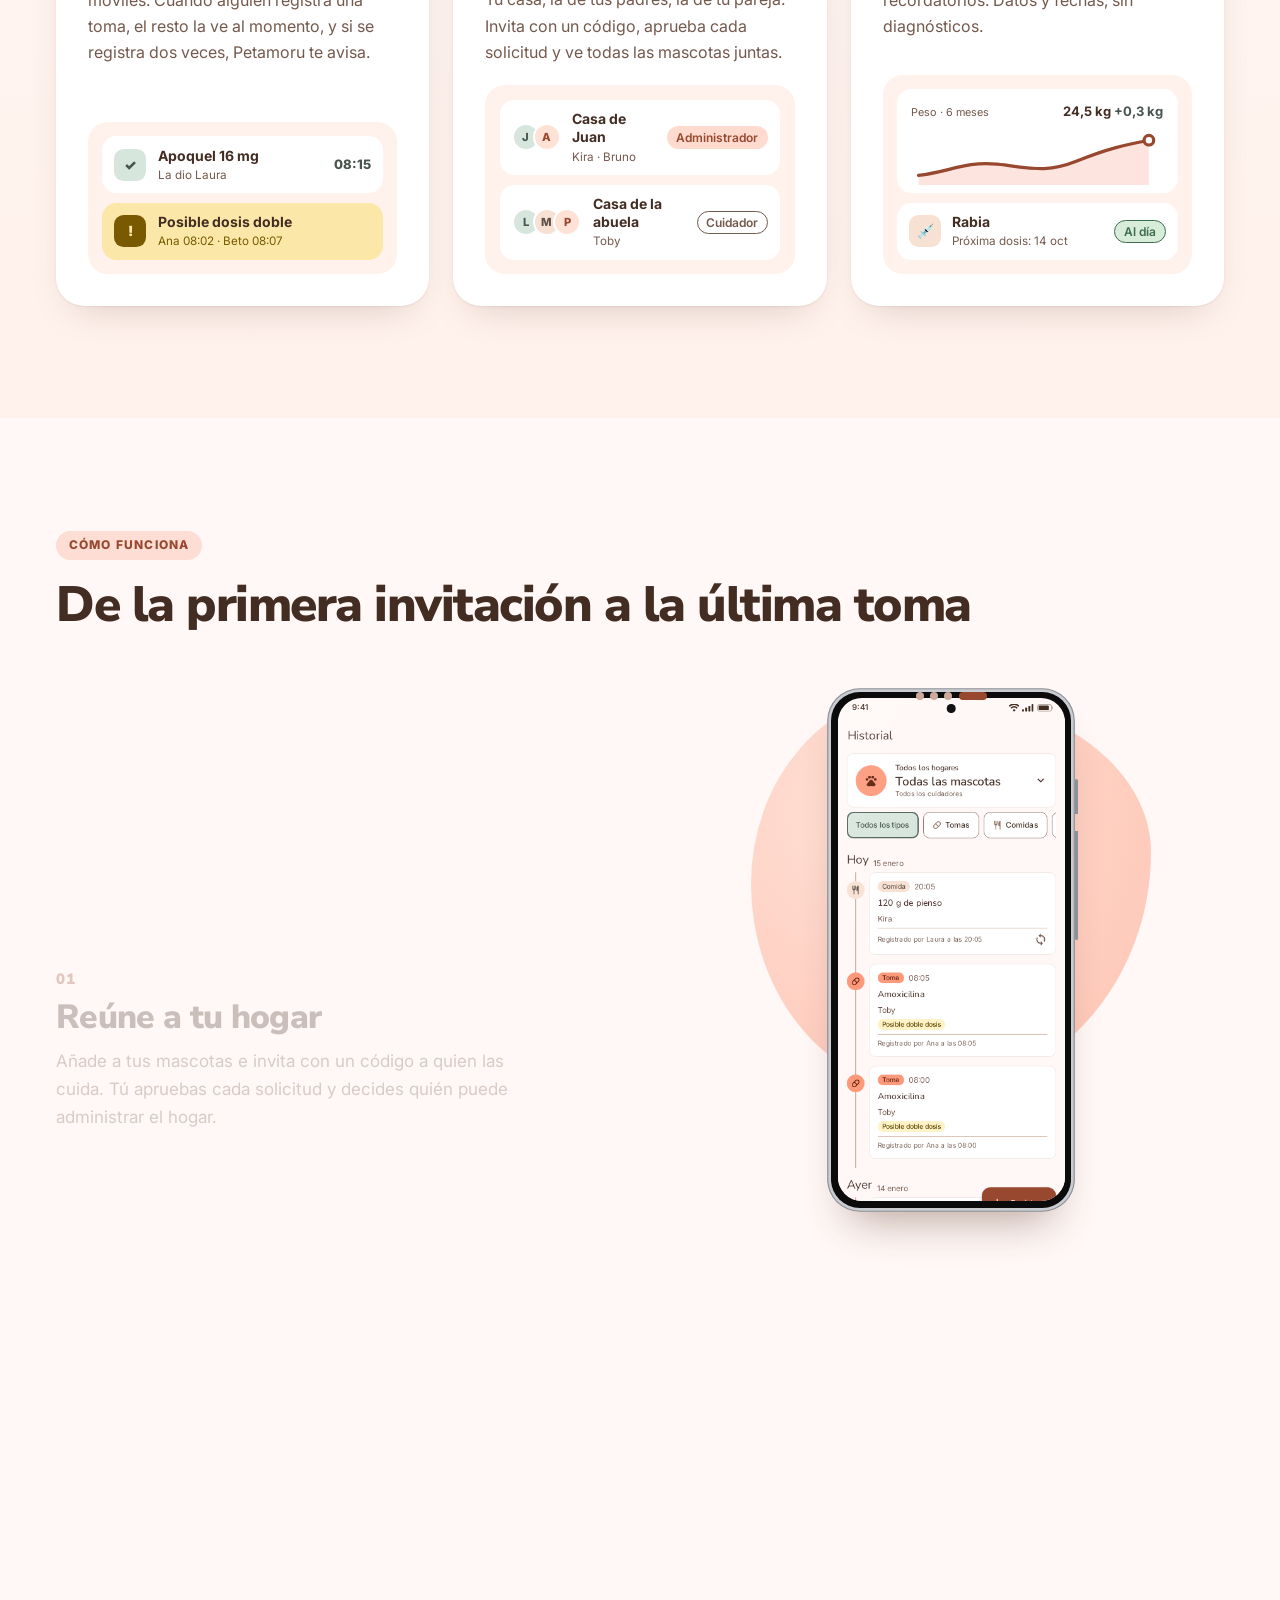
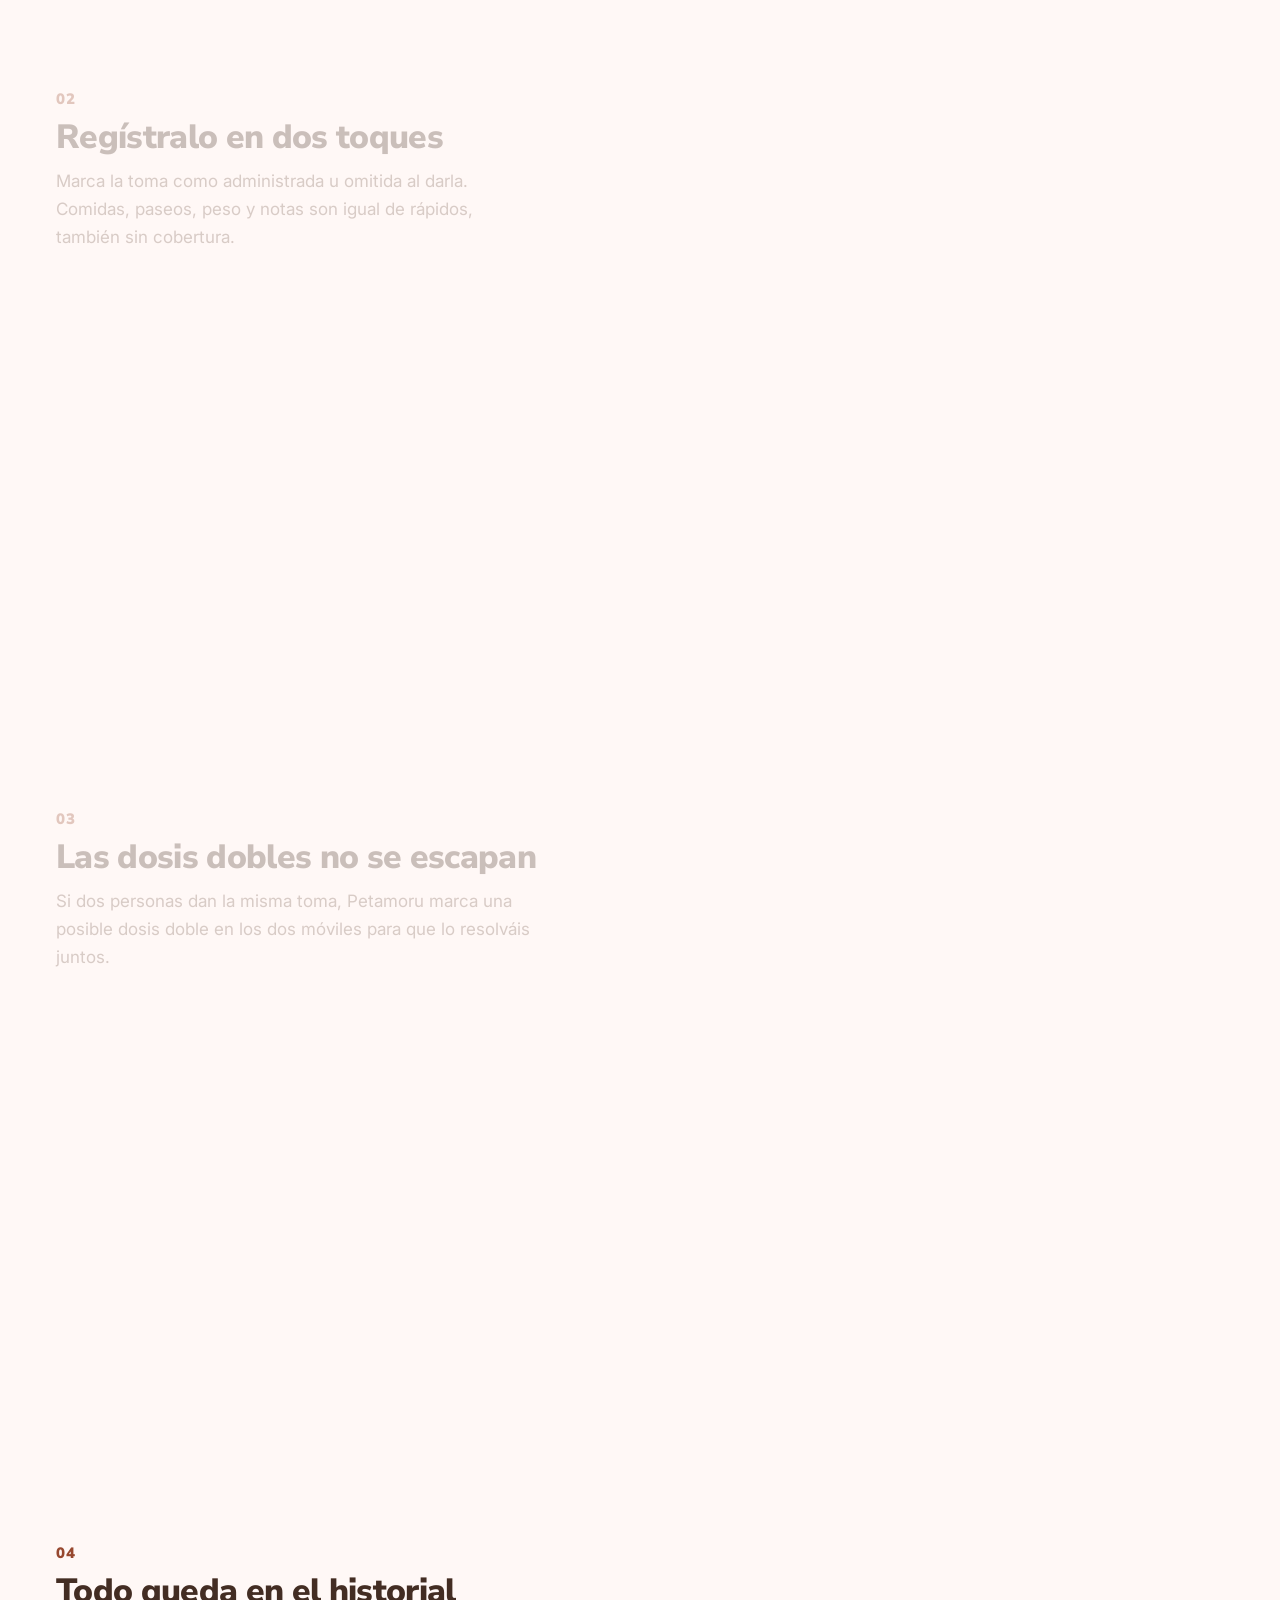
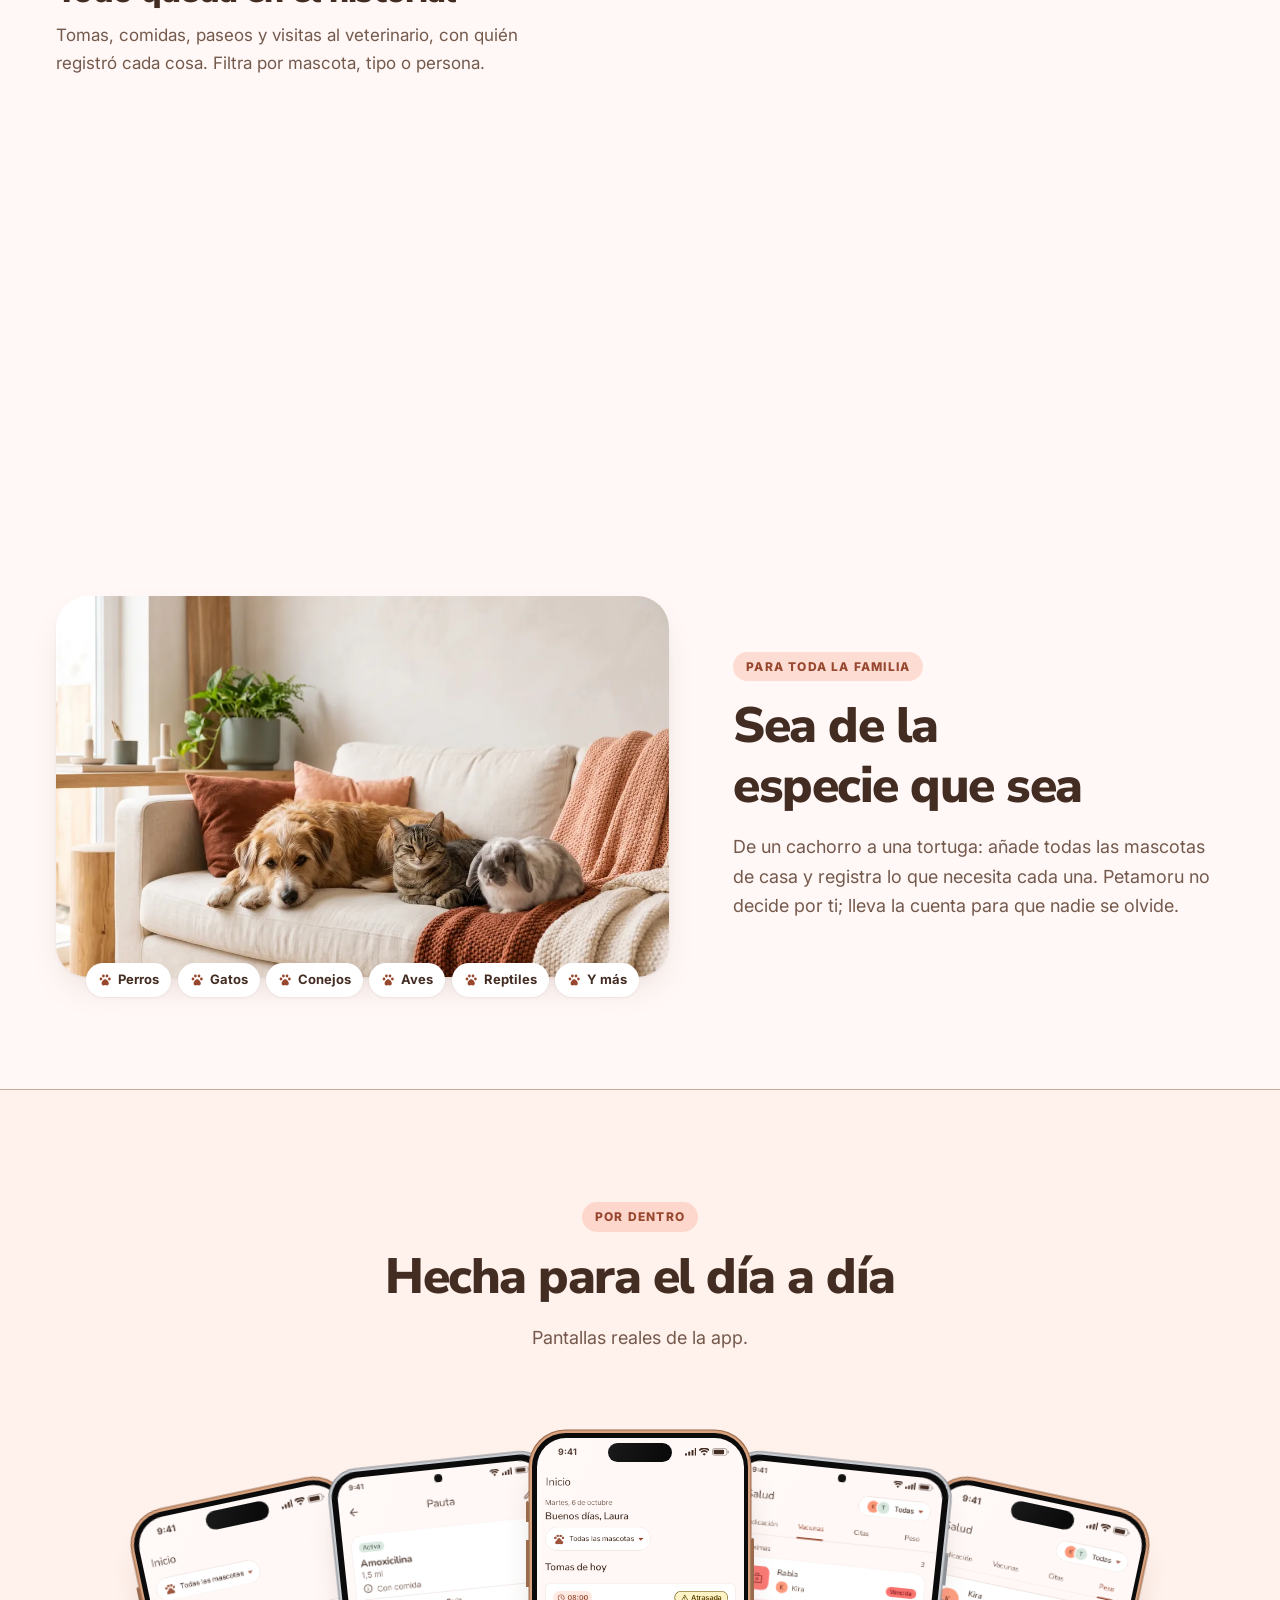
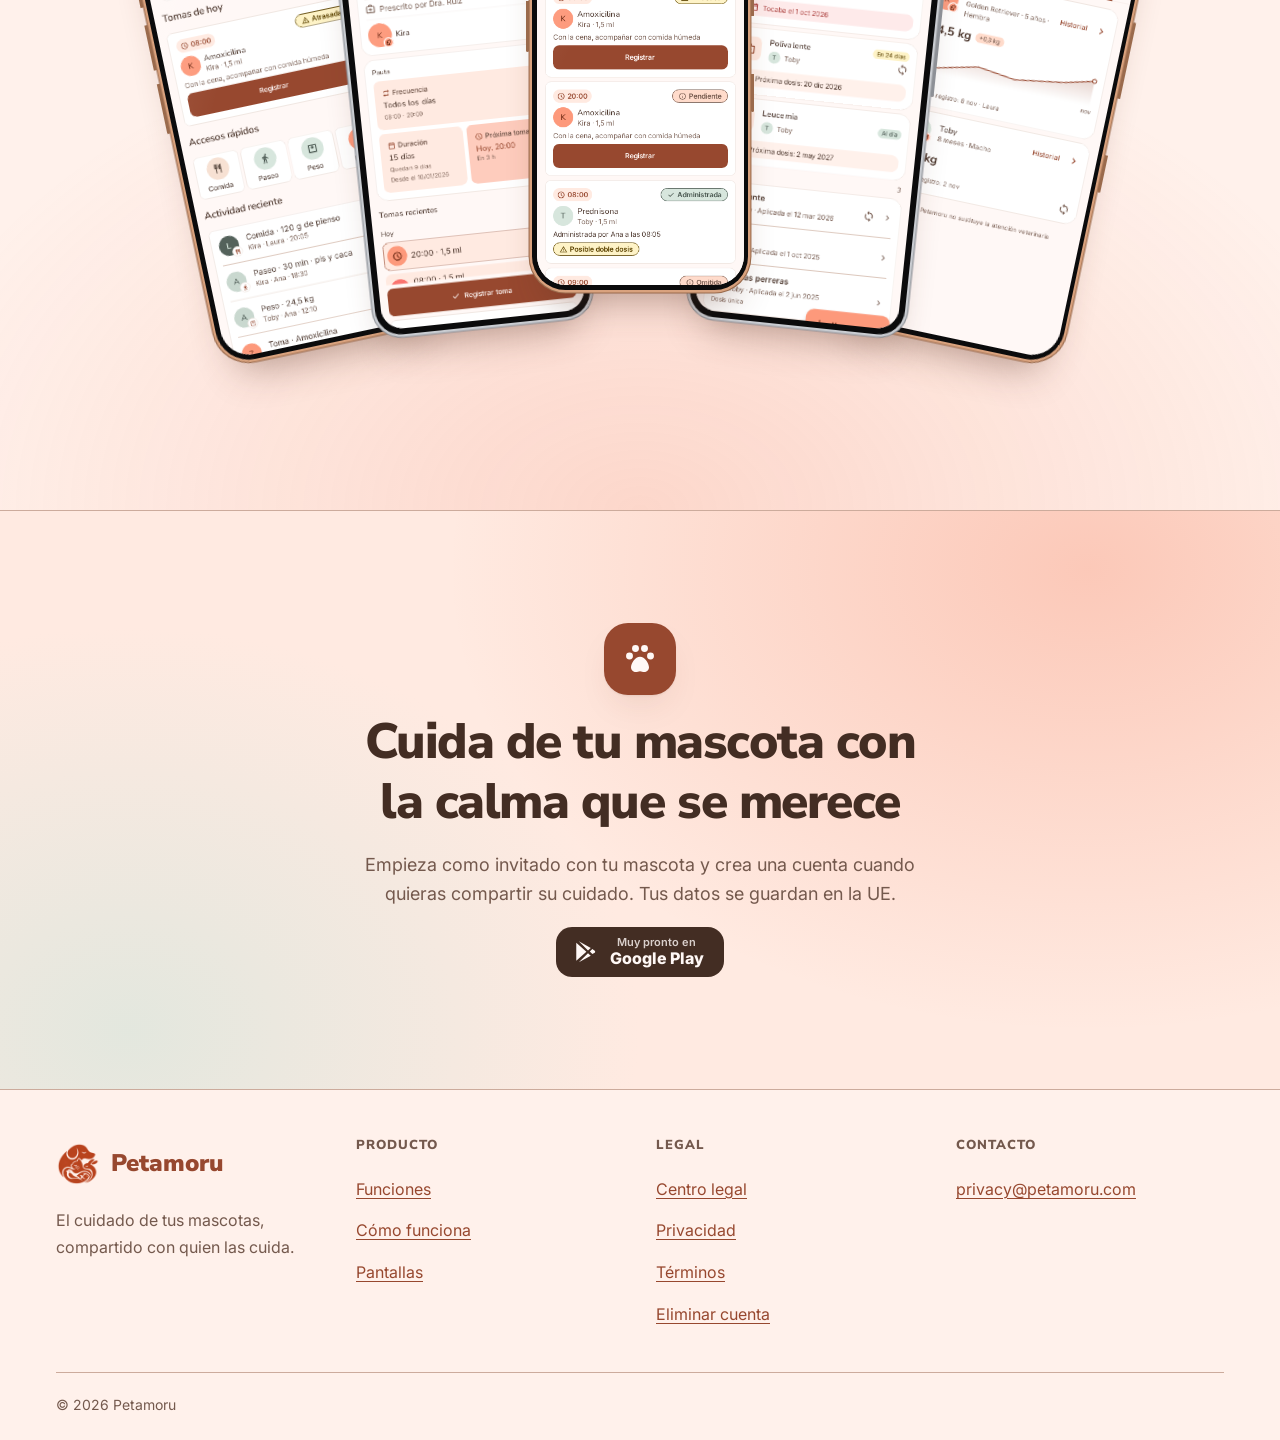
<file: es/index.html>
<!doctype html>
<html lang="es">
<head>
  <meta charset="utf-8">
  <meta name="viewport" content="width=device-width, initial-scale=1">
  <meta name="color-scheme" content="light dark">
  <script>document.documentElement.classList.add("js");try{document.querySelector('meta[name="color-scheme"]').content=localStorage.getItem("color-scheme")??"light dark"}catch{}</script>
  <meta name="description" content="Petamoru ayuda a todos los que cuidan de tus mascotas a compartir medicación, comidas, paseos y visitas al veterinario, para que nadie se salte una toma ni la dé dos veces.">
  <title>Petamoru · El cuidado de tus mascotas, compartido</title>
  <link rel="canonical" href="https://petamoru.com/es/">
  <link rel="alternate" hreflang="en" href="https://petamoru.com/">
  <link rel="alternate" hreflang="es" href="https://petamoru.com/es/">
  <link rel="alternate" hreflang="x-default" href="https://petamoru.com/">
  <link rel="icon" type="image/png" href="/img/favicon.png">
  <link rel="apple-touch-icon" href="/img/apple-touch-icon.png">
  <link rel="stylesheet" href="/style.css">
  <link rel="stylesheet" href="/landing.css">
  <script type="module" src="/theme.js"></script>
  <script type="module" src="/landing.js"></script>
</head>
<body class="landing-page">
  <svg width="0" height="0" style="position:absolute" aria-hidden="true">
    <symbol id="paw" viewBox="0 0 24 24"><circle cx="5" cy="10" r="2.3"/><circle cx="9" cy="5" r="2.3"/><circle cx="15" cy="5" r="2.3"/><circle cx="19" cy="10" r="2.3"/><path d="M12 10.5c-3.2 0-6 4.3-6 7 0 2 1.6 3.2 3.2 3.2 1.1 0 1.7-.6 2.8-.6s1.7.6 2.8.6c1.6 0 3.2-1.2 3.2-3.2 0-2.7-2.8-7-6-7Z"/></symbol>
    <symbol id="sb-signal" viewBox="0 0 18 12"><rect x="0" y="8" width="3" height="4" rx="1"/><rect x="5" y="5.5" width="3" height="6.5" rx="1"/><rect x="10" y="3" width="3" height="9" rx="1"/><rect x="15" y="0" width="3" height="12" rx="1"/></symbol>
    <symbol id="sb-wifi" viewBox="0 0 16 12"><path d="M8 12 5.6 9.2a3.4 3.4 0 0 1 4.8 0Zm-4-4.6a6 6 0 0 1 8 0l1.6-1.8a8.4 8.4 0 0 0-11.2 0Zm-2.8-3a10 10 0 0 1 13.6 0L16.4 2.6a12.4 12.4 0 0 0-16.8 0Z"/></symbol>
    <symbol id="sb-battery" viewBox="0 0 26 12"><rect x="0.75" y="0.75" width="22" height="10.5" rx="3" fill="none" stroke="currentColor" stroke-width="1.2" opacity="0.5"/><rect x="2.5" y="2.5" width="16" height="7" rx="1.5"/><rect x="24" y="4" width="1.6" height="4" rx="0.8" opacity="0.5"/></symbol>
    <symbol id="i-meal" viewBox="0 0 24 24" fill="none" stroke="currentColor" stroke-width="2" stroke-linecap="round"><path d="M7 3v8M4 3v5a3 3 0 0 0 6 0V3M7 11v10M17 21V3c-2 1.5-3 4-3 7v3h3"/></symbol>
    <symbol id="i-walk" viewBox="0 0 24 24" fill="none" stroke="currentColor" stroke-width="2" stroke-linecap="round"><circle cx="13" cy="4" r="2"/><path d="m9 21 3-6 3 3v3M7 12l3-4 4 1 3 4M12 15l-1-6"/></symbol>
    <symbol id="i-weight" viewBox="0 0 24 24" fill="none" stroke="currentColor" stroke-width="2" stroke-linecap="round" stroke-linejoin="round"><rect x="3" y="4" width="18" height="17" rx="4"/><path d="M9 9a3 3 0 0 1 6 0M12 9l1.5-1.5"/></symbol>
    <symbol id="i-note" viewBox="0 0 24 24" fill="none" stroke="currentColor" stroke-width="2" stroke-linecap="round" stroke-linejoin="round"><path d="M4 20h4L19 9l-4-4L4 16Z"/><path d="m13 7 4 4"/></symbol>
    <symbol id="i-home" viewBox="0 0 24 24" fill="none" stroke="currentColor" stroke-width="2" stroke-linejoin="round"><path d="M4 10 12 4l8 6v10h-5v-6H9v6H4Z"/></symbol>
    <symbol id="i-list" viewBox="0 0 24 24" fill="none" stroke="currentColor" stroke-width="2" stroke-linecap="round"><path d="M9 6h11M9 12h11M9 18h11"/><circle cx="4.5" cy="6" r="1"/><circle cx="4.5" cy="12" r="1"/><circle cx="4.5" cy="18" r="1"/></symbol>
    <symbol id="i-heart" viewBox="0 0 24 24" fill="none" stroke="currentColor" stroke-width="2" stroke-linejoin="round"><path d="M12 20s-7-4.4-7-10a4 4 0 0 1 7-2.6A4 4 0 0 1 19 10c0 5.6-7 10-7 10Z"/></symbol>
    <symbol id="i-people" viewBox="0 0 24 24" fill="none" stroke="currentColor" stroke-width="2" stroke-linecap="round"><circle cx="9" cy="8" r="3"/><path d="M3 20a6 6 0 0 1 12 0M16 5a3 3 0 0 1 0 6M18 14a5 5 0 0 1 3 6"/></symbol>
  </svg>

  <a class="skip-link" href="#main">Saltar al contenido</a>
  <header class="site-header">
    <div class="shell header-layout">
      <a class="brand" href="/es/" aria-current="page"><img class="only-light" src="/img/logo.png" alt="" width="44" height="44"><img class="only-dark" src="/img/logo-dark.png" alt="" width="44" height="44"><span class="brand-text"><span class="brand-name">Petamoru</span></span></a>
      <nav class="site-nav" aria-label="Página">
        <a href="#features">Funciones</a>
        <a href="#how-it-works">Cómo funciona</a>
        <a href="#screens">Pantallas</a>
        <a href="/es/legal">Legal</a>
      </nav>
      <div class="header-tools">
        <nav class="languages" aria-label="Idioma">
          <a href="/" lang="en" hreflang="en" aria-label="English">EN</a>
          <a href="/es/" lang="es" hreflang="es" aria-label="Español" aria-current="page">ES</a>
        </nav>
        <button type="button" class="theme-toggle"><svg class="only-light" viewBox="0 0 24 24" fill="none" stroke="currentColor" stroke-width="2" stroke-linecap="round" stroke-linejoin="round" aria-hidden="true"><path d="M20.5 14.5A8.5 8.5 0 0 1 9.5 3.5a8.5 8.5 0 1 0 11 11Z"/></svg><svg class="only-dark" viewBox="0 0 24 24" fill="none" stroke="currentColor" stroke-width="2" stroke-linecap="round" aria-hidden="true"><circle cx="12" cy="12" r="4"/><path d="M12 2v2M12 20v2M4.9 4.9l1.4 1.4M17.7 17.7l1.4 1.4M2 12h2M20 12h2M4.9 19.1l1.4-1.4M17.7 6.3l1.4-1.4"/></svg><span class="visually-hidden only-light">Cambiar a tema oscuro</span><span class="visually-hidden only-dark">Cambiar a tema claro</span></button>
      </div>
    </div>
  </header>

  <main id="main" class="landing" tabindex="-1">
    <section class="shell hero">
      <svg class="paw-trail" viewBox="0 0 520 220" aria-hidden="true">
        <g fill="currentColor">
          <use href="#paw" width="34" height="34" x="10" y="150" transform="rotate(60 27 167)" style="--n:0"/>
          <use href="#paw" width="34" height="34" x="70" y="118" transform="rotate(70 87 135)" style="--n:1"/>
          <use href="#paw" width="34" height="34" x="135" y="140" transform="rotate(62 152 157)" style="--n:2"/>
          <use href="#paw" width="34" height="34" x="195" y="100" transform="rotate(72 212 117)" style="--n:3"/>
          <use href="#paw" width="34" height="34" x="262" y="118" transform="rotate(64 279 135)" style="--n:4"/>
          <use href="#paw" width="34" height="34" x="322" y="74" transform="rotate(74 339 91)" style="--n:5"/>
          <use href="#paw" width="34" height="34" x="390" y="88" transform="rotate(66 407 105)" style="--n:6"/>
          <use href="#paw" width="34" height="34" x="450" y="44" transform="rotate(76 467 61)" style="--n:7"/>
        </g>
      </svg>

      <div class="hero-copy">
        <p class="badge"><svg viewBox="0 0 24 24" aria-hidden="true"><use href="#paw"/></svg>Muy pronto en Android</p>
        <h1>El cuidado de tus mascotas, compartido con <span class="scribble"><em>todos</em><svg viewBox="0 0 200 20" preserveAspectRatio="none" aria-hidden="true"><path d="M3 14C40 5 90 3 130 8s50 6 67-2" fill="none" stroke="currentColor" stroke-width="5" stroke-linecap="round" pathLength="1"/></svg></span> los que las cuidan.</h1>
        <p class="lead">Medicación, comidas, paseos y visitas al veterinario en un solo sitio para todo el hogar. Cuando alguien da la pastilla, todos lo saben y nadie la da dos veces.</p>
        <div class="hero-actions">
          <a class="button" href="#how-it-works">Mira cómo funciona <span aria-hidden="true">↓</span></a>
          <a class="button button-soft" href="#screens">Ver las pantallas</a>
        </div>
      </div>

      <figure class="demo" aria-label="Animación: Juan registra la toma de Kira en su móvil y aparece en el de Laura con una notificación.">
        <div class="demo-stage" aria-hidden="true">
          <div class="device pixel device-juan">
            <span class="person"><b>J</b> Móvil de Juan</span>
            <div class="screen">
              <div class="statusbar"><span>8:05</span><span><svg viewBox="0 0 16 12"><use href="#sb-wifi"/></svg><svg viewBox="0 0 18 12"><use href="#sb-signal"/></svg><svg viewBox="0 0 26 12"><use href="#sb-battery"/></svg></span></div>
              <div class="app">
                <p class="app-title">Inicio</p>
                <p class="app-greet">Martes, 6 de octubre <b>Buenos días, Juan</b></p>
                <p class="app-section">Tomas de hoy</p>
                <div class="dose">
                  <span class="ring" data-loop></span>
                  <div class="dose-top">
                    <span class="chip chip-time">08:00</span>
                    <span class="swap"><span class="chip chip-pending dose-pending" data-loop>Pendiente</span><span class="chip chip-done dose-done" data-loop>✓ Administrada</span></span>
                  </div>
                  <div class="dose-main"><span class="avatar">K</span><span><b>Amoxicilina</b><small>Kira · 1,5 ml</small></span></div>
                  <div class="swap"><span class="dose-button" data-loop>Registrar</span><span class="dose-by" data-loop>Administrada por Juan a las 08:05</span></div>
                  <span class="tap" data-loop></span>
                </div>
                <div class="dose">
                  <div class="dose-top"><span class="chip chip-time">20:00</span><span class="chip chip-pending">Pendiente</span></div>
                  <div class="dose-main"><span class="avatar avatar-toby">T</span><span><b>Prednisona</b><small>Toby · 1 comprimido</small></span></div>
                </div>
                <p class="app-section">Accesos rápidos</p>
                <div class="quick"><span><svg><use href="#i-meal"/></svg>Comida</span><span><svg><use href="#i-walk"/></svg>Paseo</span><span><svg><use href="#i-weight"/></svg>Peso</span><span><svg><use href="#i-note"/></svg>Nota</span></div>
              </div>
              <span class="fab">+ Registrar</span>
              <nav class="app-nav"><span class="on"><svg><use href="#i-home"/></svg>Inicio</span><span><svg><use href="#i-list"/></svg>Historial</span><span><svg><use href="#i-heart"/></svg>Salud</span><span><svg><use href="#i-people"/></svg>Hogares</span></nav>
            </div>
          </div>

          <span class="sync" data-loop><svg viewBox="0 0 24 24" fill="none" stroke="currentColor" stroke-width="2.6" stroke-linecap="round"><path d="M21 12a9 9 0 0 1-15.5 6.2M3 12A9 9 0 0 1 18.5 5.8"/><path d="M18.5 2v4h-4M5.5 22v-4h4"/></svg>Sincronizando</span>

          <div class="device iphone device-laura">
            <span class="person"><b>L</b> Móvil de Laura</span>
            <div class="screen">
              <div class="statusbar"><span>8:05</span><span><svg viewBox="0 0 18 12"><use href="#sb-signal"/></svg><svg viewBox="0 0 16 12"><use href="#sb-wifi"/></svg><svg viewBox="0 0 26 12"><use href="#sb-battery"/></svg></span></div>
              <div class="notification" data-loop><img src="/img/logo.png" alt="" width="44" height="44"><span><b>Petamoru</b><span>Juan dio a Kira su amoxicilina</span></span></div>
              <div class="app">
                <p class="app-title">Inicio</p>
                <p class="app-greet">Martes, 6 de octubre <b>Buenos días, Laura</b></p>
                <p class="app-section">Tomas de hoy</p>
                <div class="dose">
                  <span class="ring" data-loop></span>
                  <div class="dose-top">
                    <span class="chip chip-time">08:00</span>
                    <span class="swap"><span class="chip chip-pending dose-pending" data-loop>Pendiente</span><span class="chip chip-done dose-done" data-loop>✓ Administrada</span></span>
                  </div>
                  <div class="dose-main"><span class="avatar">K</span><span><b>Amoxicilina</b><small>Kira · 1,5 ml</small></span></div>
                  <div class="swap"><span class="dose-button" data-loop>Registrar</span><span class="dose-by" data-loop>Administrada por Juan a las 08:05</span></div>
                </div>
                <div class="dose">
                  <div class="dose-top"><span class="chip chip-time">20:00</span><span class="chip chip-pending">Pendiente</span></div>
                  <div class="dose-main"><span class="avatar avatar-toby">T</span><span><b>Prednisona</b><small>Toby · 1 comprimido</small></span></div>
                </div>
                <p class="app-section">Accesos rápidos</p>
                <div class="quick"><span><svg><use href="#i-meal"/></svg>Comida</span><span><svg><use href="#i-walk"/></svg>Paseo</span><span><svg><use href="#i-weight"/></svg>Peso</span><span><svg><use href="#i-note"/></svg>Nota</span></div>
              </div>
              <span class="fab">+ Registrar</span>
              <nav class="app-nav"><span class="on"><svg><use href="#i-home"/></svg>Inicio</span><span><svg><use href="#i-list"/></svg>Historial</span><span><svg><use href="#i-heart"/></svg>Salud</span><span><svg><use href="#i-people"/></svg>Hogares</span></nav>
            </div>
          </div>
        </div>
        <div class="pet-card" aria-hidden="true">
          <img src="/img/pets-sofa.webp" alt="" width="1080" height="672">
          <span><b>Casa de Juan</b><small>3 mascotas · 2 cuidadores</small></span>
          <span class="chip chip-done">✓ Sincronizado</span>
        </div>
        <button type="button" class="demo-toggle" data-pause="Pausar animación" data-play="Reanudar animación">Pausar animación</button>
      </figure>
    </section>

    <section id="features" class="pillars" aria-labelledby="pillars-title">
      <div class="shell">
        <div class="section-head">
          <p class="kicker">Tranquilidad</p>
          <h2 id="pillars-title">Menos «¿le ha dado alguien la pastilla?» y más tiempo con ellos</h2>
          <p class="section-intro">Tres cosas de las que Petamoru se encarga por ti, para todo el hogar a la vez.</p>
        </div>
        <ul class="pillar-grid">
          <li class="pillar reveal" style="--d:0">
            <span class="pillar-icon" aria-hidden="true"><svg viewBox="0 0 24 24" fill="none" stroke="currentColor" stroke-width="2" stroke-linecap="round" stroke-linejoin="round"><path d="M10.5 20.5 3.5 13.5a5 5 0 0 1 7-7l7 7a5 5 0 0 1-7 7Z"/><path d="m8.5 8.5 7 7"/></svg></span>
            <h3>Tomas sin dudas</h3>
            <p>Pautas con recordatorios en todos los móviles. Cuando alguien registra una toma, el resto la ve al momento, y si se registra dos veces, Petamoru te avisa.</p>
            <div class="mini" aria-hidden="true">
              <div class="mini-row"><span class="mini-icon sage">✓</span><span><b>Apoquel 16 mg</b><small>La dio Laura</small></span><span class="mini-time">08:15</span></div>
              <div class="mini-row warn"><span class="mini-icon amber">!</span><span><b>Posible dosis doble</b><small>Ana 08:02 · Beto 08:07</small></span></div>
            </div>
          </li>
          <li class="pillar reveal" style="--d:1">
            <span class="pillar-icon sage" aria-hidden="true"><svg viewBox="0 0 24 24"><use href="#i-people"/></svg></span>
            <h3>Varios hogares, una sola vista</h3>
            <p>Tu casa, la de tus padres, la de tu pareja. Invita con un código, aprueba cada solicitud y ve todas las mascotas juntas.</p>
            <div class="mini" aria-hidden="true">
              <div class="mini-row"><span class="avatars"><i>J</i><i>A</i></span><span><b>Casa de Juan</b><small>Kira · Bruno</small></span><span class="chip chip-time">Administrador</span></div>
              <div class="mini-row"><span class="avatars"><i>L</i><i>M</i><i>P</i></span><span><b>Casa de la abuela</b><small>Toby</small></span><span class="chip chip-pending">Cuidador</span></div>
            </div>
          </li>
          <li class="pillar reveal" style="--d:2">
            <span class="pillar-icon peach" aria-hidden="true"><svg viewBox="0 0 24 24"><use href="#i-heart"/></svg></span>
            <h3>La salud, en datos</h3>
            <p>Peso, vacunas y visitas al veterinario con recordatorios. Datos y fechas, sin diagnósticos.</p>
            <div class="mini" aria-hidden="true">
              <div class="mini-chart"><span><small>Peso · 6 meses</small><b>24,5 kg <em>+0,3 kg</em></b></span>
                <svg class="sparkline" viewBox="0 0 300 70"><path class="area" d="M2 58 C40 54 60 40 100 44 S160 56 200 40 S260 20 290 14 V70 H2 Z"/><path class="line" d="M2 58 C40 54 60 40 100 44 S160 56 200 40 S260 20 290 14" fill="none" stroke="currentColor" stroke-width="4" stroke-linecap="round" pathLength="1"/><circle cx="290" cy="14" r="6"/></svg>
              </div>
              <div class="mini-row"><span class="mini-icon peach">💉</span><span><b>Rabia</b><small>Próxima dosis: 14 oct</small></span><span class="chip chip-done">Al día</span></div>
            </div>
          </li>
        </ul>
      </div>
    </section>

    <section id="how-it-works" class="shell story" aria-labelledby="story-title">
      <p class="kicker">Cómo funciona</p>
      <h2 id="story-title">De la primera invitación a la última toma</h2>
      <div class="story-grid">
        <div class="story-step" data-step="1">
          <span class="step-index">01</span>
          <h3>Reúne a tu hogar</h3>
          <p>Añade a tus mascotas e invita con un código a quien las cuida. Tú apruebas cada solicitud y decides quién puede administrar el hogar.</p>
        </div>
        <figure class="device pixel story-shot" data-step="1"><div class="screen"><div class="statusbar"><span>9:41</span><span><svg viewBox="0 0 16 12"><use href="#sb-wifi"/></svg><svg viewBox="0 0 18 12"><use href="#sb-signal"/></svg><svg viewBox="0 0 26 12"><use href="#sb-battery"/></svg></span></div><img class="only-light" src="/img/screens/household-light.webp" alt="Pantalla del hogar con dos mascotas, Kira y Bruno, y dos cuidadores: Juan, administrador y titular, y Ana, cuidadora." width="360" height="808" loading="lazy"><img class="only-dark" src="/img/screens/household-dark.webp" alt="Pantalla del hogar con dos mascotas, Kira y Bruno, y dos cuidadores: Juan, administrador y titular, y Ana, cuidadora." width="360" height="808" loading="lazy"></div></figure>

        <div class="story-step" data-step="2">
          <span class="step-index">02</span>
          <h3>Regístralo en dos toques</h3>
          <p>Marca la toma como administrada u omitida al darla. Comidas, paseos, peso y notas son igual de rápidos, también sin cobertura.</p>
        </div>
        <figure class="device pixel story-shot" data-step="2"><div class="screen"><div class="statusbar"><span>9:41</span><span><svg viewBox="0 0 16 12"><use href="#sb-wifi"/></svg><svg viewBox="0 0 18 12"><use href="#sb-signal"/></svg><svg viewBox="0 0 26 12"><use href="#sb-battery"/></svg></span></div><img class="only-light" src="/img/screens/log-dose-light.webp" alt="Pantalla para registrar la toma de amoxicilina de Luna, marcada como administrada hoy a las 08:05." width="360" height="808" loading="lazy"><img class="only-dark" src="/img/screens/log-dose-dark.webp" alt="Pantalla para registrar la toma de amoxicilina de Luna, marcada como administrada hoy a las 08:05." width="360" height="808" loading="lazy"></div></figure>

        <div class="story-step" data-step="3">
          <span class="step-index">03</span>
          <h3>Las dosis dobles no se escapan</h3>
          <p>Si dos personas dan la misma toma, Petamoru marca una posible dosis doble en los dos móviles para que lo resolváis juntos.</p>
        </div>
        <figure class="device pixel story-shot" data-step="3"><div class="screen"><div class="statusbar"><span>9:41</span><span><svg viewBox="0 0 16 12"><use href="#sb-wifi"/></svg><svg viewBox="0 0 18 12"><use href="#sb-signal"/></svg><svg viewBox="0 0 26 12"><use href="#sb-battery"/></svg></span></div><img class="only-light" src="/img/screens/double-dose-light.webp" alt="Pantalla de posible doble dosis: la misma toma la registraron Ana a las 08:02 y Beto a las 08:07, con opciones para borrar una o confirmar las dos." width="360" height="808" loading="lazy"><img class="only-dark" src="/img/screens/double-dose-dark.webp" alt="Pantalla de posible doble dosis: la misma toma la registraron Ana a las 08:02 y Beto a las 08:07, con opciones para borrar una o confirmar las dos." width="360" height="808" loading="lazy"></div></figure>

        <div class="story-step" data-step="4">
          <span class="step-index">04</span>
          <h3>Todo queda en el historial</h3>
          <p>Tomas, comidas, paseos y visitas al veterinario, con quién registró cada cosa. Filtra por mascota, tipo o persona.</p>
        </div>
        <figure class="device pixel story-shot" data-step="4"><div class="screen"><div class="statusbar"><span>9:41</span><span><svg viewBox="0 0 16 12"><use href="#sb-wifi"/></svg><svg viewBox="0 0 18 12"><use href="#sb-signal"/></svg><svg viewBox="0 0 26 12"><use href="#sb-battery"/></svg></span></div><img class="only-light" src="/img/screens/timeline-light.webp" alt="Historial con comidas y tomas agrupadas por día y filtros por tipo." width="360" height="808" loading="lazy"><img class="only-dark" src="/img/screens/timeline-dark.webp" alt="Historial con comidas y tomas agrupadas por día y filtros por tipo." width="360" height="808" loading="lazy"></div></figure>

        <div class="story-progress" aria-hidden="true"><span></span><span></span><span></span><span></span></div>
      </div>
    </section>

    <section class="shell species" aria-labelledby="species-title">
      <div class="species-photo reveal">
        <img src="/img/pets-sofa.webp" alt="Un perro, un gato y un conejo descansando juntos en un sofá." width="1080" height="672" loading="lazy">
        <ul class="species-chips" aria-label="Algunas de las mascotas que puedes añadir">
          <li style="--d:0"><svg viewBox="0 0 24 24" aria-hidden="true"><use href="#paw"/></svg>Perros</li><li style="--d:1"><svg viewBox="0 0 24 24" aria-hidden="true"><use href="#paw"/></svg>Gatos</li><li style="--d:2"><svg viewBox="0 0 24 24" aria-hidden="true"><use href="#paw"/></svg>Conejos</li><li style="--d:3"><svg viewBox="0 0 24 24" aria-hidden="true"><use href="#paw"/></svg>Aves</li><li style="--d:4"><svg viewBox="0 0 24 24" aria-hidden="true"><use href="#paw"/></svg>Reptiles</li><li style="--d:5"><svg viewBox="0 0 24 24" aria-hidden="true"><use href="#paw"/></svg>Y más</li>
        </ul>
      </div>
      <div class="species-copy reveal" style="--d:1">
        <p class="kicker">Para toda la familia</p>
        <h2 id="species-title">Sea de la especie que sea</h2>
        <p class="section-intro">De un cachorro a una tortuga: añade todas las mascotas de casa y registra lo que necesita cada una. Petamoru no decide por ti; lleva la cuenta para que nadie se olvide.</p>
      </div>
    </section>

    <section id="screens" class="fan" aria-labelledby="fan-title">
      <div class="shell">
        <p class="kicker">Por dentro</p>
        <h2 id="fan-title">Hecha para el día a día</h2>
        <p class="section-intro">Pantallas reales de la app.</p>
      </div>
      <ul class="fan-row" tabindex="0" aria-label="Pantallas de la app">
        <li style="--offset:-2;--depth:2"><figure><div class="device iphone"><div class="screen"><div class="statusbar"><span>9:41</span><span><svg viewBox="0 0 18 12"><use href="#sb-signal"/></svg><svg viewBox="0 0 16 12"><use href="#sb-wifi"/></svg><svg viewBox="0 0 26 12"><use href="#sb-battery"/></svg></span></div><img class="only-light" src="/img/screens/activity-light.webp" alt="Inicio con accesos rápidos y actividad reciente." width="360" height="808" loading="lazy"><img class="only-dark" src="/img/screens/activity-dark.webp" alt="Inicio con accesos rápidos y actividad reciente." width="360" height="808" loading="lazy"></div></div><figcaption>Actividad reciente</figcaption></figure></li>
        <li style="--offset:-1;--depth:1"><figure><div class="device pixel"><div class="screen"><div class="statusbar"><span>9:41</span><span><svg viewBox="0 0 16 12"><use href="#sb-wifi"/></svg><svg viewBox="0 0 18 12"><use href="#sb-signal"/></svg><svg viewBox="0 0 26 12"><use href="#sb-battery"/></svg></span></div><img class="only-light" src="/img/screens/schedule-light.webp" alt="Pauta de amoxicilina dos veces al día durante 15 días." width="360" height="808" loading="lazy"><img class="only-dark" src="/img/screens/schedule-dark.webp" alt="Pauta de amoxicilina dos veces al día durante 15 días." width="360" height="808" loading="lazy"></div></div><figcaption>Pautas de medicación</figcaption></figure></li>
        <li style="--offset:0;--depth:0"><figure><div class="device iphone"><div class="screen"><div class="statusbar"><span>9:41</span><span><svg viewBox="0 0 18 12"><use href="#sb-signal"/></svg><svg viewBox="0 0 16 12"><use href="#sb-wifi"/></svg><svg viewBox="0 0 26 12"><use href="#sb-battery"/></svg></span></div><img class="only-light" src="/img/screens/home-light.webp" alt="Tomas de hoy: una atrasada, una pendiente y una administrada." width="360" height="808" loading="lazy"><img class="only-dark" src="/img/screens/home-dark.webp" alt="Tomas de hoy: una atrasada, una pendiente y una administrada." width="360" height="808" loading="lazy"></div></div><figcaption>Tomas de hoy</figcaption></figure></li>
        <li style="--offset:1;--depth:1"><figure><div class="device pixel"><div class="screen"><div class="statusbar"><span>9:41</span><span><svg viewBox="0 0 16 12"><use href="#sb-wifi"/></svg><svg viewBox="0 0 18 12"><use href="#sb-signal"/></svg><svg viewBox="0 0 26 12"><use href="#sb-battery"/></svg></span></div><img class="only-light" src="/img/screens/vaccinations-light.webp" alt="Vacunas con la de la rabia vencida y las próximas dosis." width="360" height="808" loading="lazy"><img class="only-dark" src="/img/screens/vaccinations-dark.webp" alt="Vacunas con la de la rabia vencida y las próximas dosis." width="360" height="808" loading="lazy"></div></div><figcaption>Vacunas</figcaption></figure></li>
        <li style="--offset:2;--depth:2"><figure><div class="device iphone"><div class="screen"><div class="statusbar"><span>9:41</span><span><svg viewBox="0 0 18 12"><use href="#sb-signal"/></svg><svg viewBox="0 0 16 12"><use href="#sb-wifi"/></svg><svg viewBox="0 0 26 12"><use href="#sb-battery"/></svg></span></div><img class="only-light" src="/img/screens/weight-light.webp" alt="Gráfica del peso de cada mascota." width="360" height="808" loading="lazy"><img class="only-dark" src="/img/screens/weight-dark.webp" alt="Gráfica del peso de cada mascota." width="360" height="808" loading="lazy"></div></div><figcaption>Peso</figcaption></figure></li>
      </ul>
    </section>

    <section class="cta-band" aria-labelledby="cta-title">
      <div class="shell cta reveal">
        <span class="cta-icon" aria-hidden="true"><svg viewBox="0 0 24 24"><use href="#paw"/></svg></span>
        <h2 id="cta-title">Cuida de tu mascota con la calma que se merece</h2>
        <p>Empieza como invitado con tu mascota y crea una cuenta cuando quieras compartir su cuidado. Tus datos se guardan en la UE.</p>
        <p class="store-pill"><svg viewBox="0 0 24 24" aria-hidden="true"><path fill="currentColor" d="M4 3.5v17l9.5-8.5Zm11 7.2 2.6-2.3L6.4 2.2Zm0 2.6-8.6 8.5 11.2-6.2Zm4.1-4 -2.4 2.4 2.4 2.3 2.2-1.2c.6-.4.6-1.3 0-1.7Z"/></svg><span><small>Muy pronto en</small>Google Play</span></p>
      </div>
    </section>
  </main>

  <footer class="site-footer landing-footer">
    <div class="shell footer-grid">
      <div class="footer-brand">
        <a class="brand" href="/es/"><img class="only-light" src="/img/logo.png" alt="" width="44" height="44"><img class="only-dark" src="/img/logo-dark.png" alt="" width="44" height="44"><span class="brand-text"><span class="brand-name">Petamoru</span></span></a>
        <p>El cuidado de tus mascotas, compartido con quien las cuida.</p>
      </div>
      <nav aria-labelledby="footer-product">
        <h2 id="footer-product">Producto</h2>
        <a href="#features">Funciones</a>
        <a href="#how-it-works">Cómo funciona</a>
        <a href="#screens">Pantallas</a>
      </nav>
      <nav aria-labelledby="footer-legal">
        <h2 id="footer-legal">Legal</h2>
        <a href="/es/legal">Centro legal</a>
        <a href="/es/privacy">Privacidad</a>
        <a href="/es/terms">Términos</a>
        <a href="/es/delete-account">Eliminar cuenta</a>
      </nav>
      <div>
        <h2>Contacto</h2>
        <a href="mailto:privacy@petamoru.com">privacy@petamoru.com</a>
      </div>
    </div>
    <p class="shell footer-note">© 2026 Petamoru</p>
  </footer>
</body>
</html>
</file>
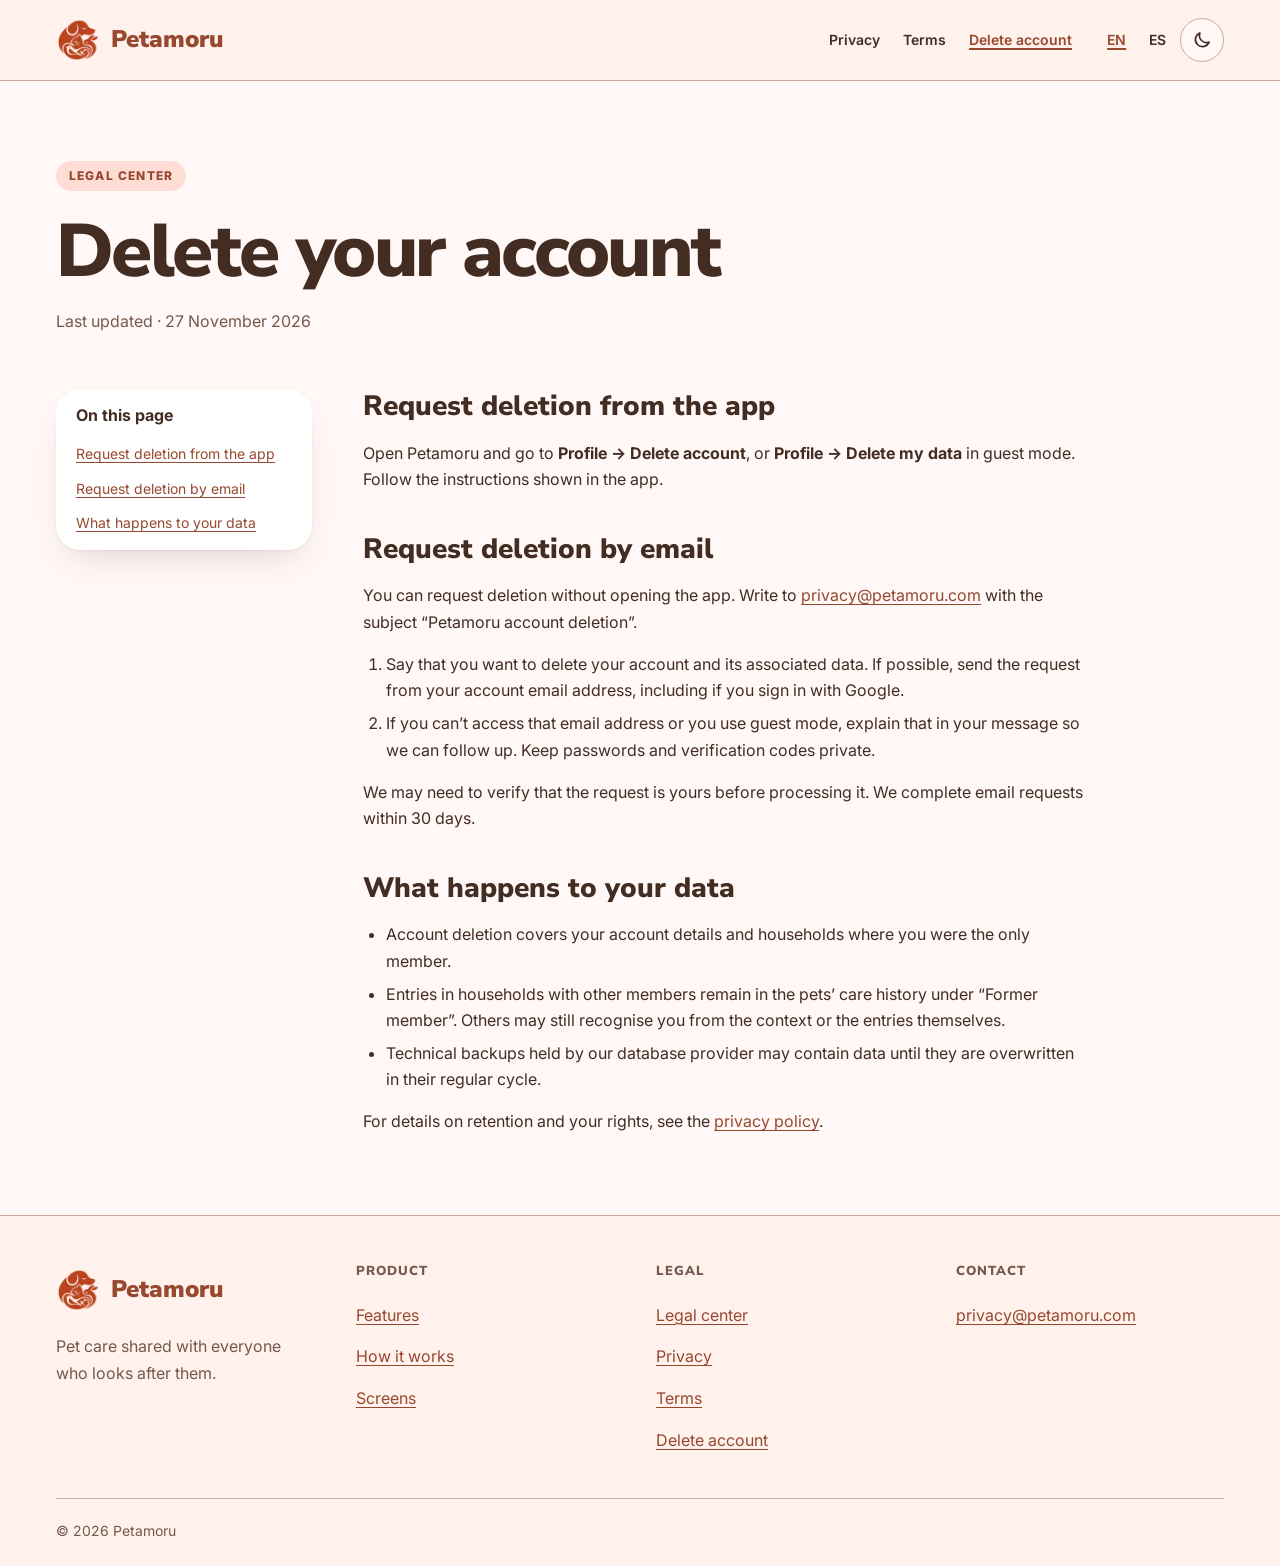
<file: delete-account.html>
<!doctype html>
<html lang="en">
<head>
  <meta charset="utf-8">
  <meta name="viewport" content="width=device-width, initial-scale=1">
  <meta name="color-scheme" content="light dark">
  <script>try{document.querySelector('meta[name="color-scheme"]').content=localStorage.getItem("color-scheme")??"light dark"}catch{}</script>
  <meta name="description" content="How to request deletion of your Petamoru account in the app or by email, and what happens to your data.">
  <title>Delete your account · Petamoru</title>
  <link rel="canonical" href="https://petamoru.com/delete-account">
  <link rel="alternate" hreflang="en" href="https://petamoru.com/delete-account">
  <link rel="alternate" hreflang="es" href="https://petamoru.com/es/delete-account">
  <link rel="alternate" hreflang="x-default" href="https://petamoru.com/delete-account">
  <link rel="icon" type="image/png" href="/img/favicon.png">
  <link rel="apple-touch-icon" href="/img/apple-touch-icon.png">
  <link rel="stylesheet" href="/style.css">
  <script type="module" src="/theme.js"></script>
</head>
<body>
  <a class="skip-link" href="#main">Skip to content</a>
  <header class="site-header">
    <div class="shell header-layout">
      <a class="brand" href="/"><img class="only-light" src="/img/logo.png" alt="" width="44" height="44"><img class="only-dark" src="/img/logo-dark.png" alt="" width="44" height="44"><span class="brand-text"><span class="brand-name">Petamoru</span></span></a>
      <nav class="site-nav" aria-label="Legal documents">
        <a href="/privacy">Privacy</a>
        <a href="/terms">Terms</a>
        <a href="/delete-account" aria-current="page">Delete account</a>
      </nav>
      <div class="header-tools">
        <nav class="languages" aria-label="Language">
          <a href="/delete-account" lang="en" hreflang="en" aria-label="English" aria-current="page">EN</a>
          <a href="/es/delete-account" lang="es" hreflang="es" aria-label="Español">ES</a>
        </nav>
        <button type="button" class="theme-toggle"><svg class="only-light" viewBox="0 0 24 24" fill="none" stroke="currentColor" stroke-width="2" stroke-linecap="round" stroke-linejoin="round" aria-hidden="true"><path d="M20.5 14.5A8.5 8.5 0 0 1 9.5 3.5a8.5 8.5 0 1 0 11 11Z"/></svg><svg class="only-dark" viewBox="0 0 24 24" fill="none" stroke="currentColor" stroke-width="2" stroke-linecap="round" aria-hidden="true"><circle cx="12" cy="12" r="4"/><path d="M12 2v2M12 20v2M4.9 4.9l1.4 1.4M17.7 17.7l1.4 1.4M2 12h2M20 12h2M4.9 19.1l1.4-1.4M17.7 6.3l1.4-1.4"/></svg><span class="visually-hidden only-light">Switch to dark theme</span><span class="visually-hidden only-dark">Switch to light theme</span></button>
      </div>
    </div>
  </header>

  <main id="main" class="shell" tabindex="-1">
    <div class="page-heading">
      <a class="kicker" href="/legal">Legal center</a>
      <h1>Delete your account</h1>
      <p>Last updated · <time datetime="2026-11-27">27 November 2026</time></p>
    </div>
    <div class="document-layout">
      <aside class="page-index">
        <div class="desktop-index">
          <p>On this page</p>
          <nav aria-label="On this page">
            <ul>
              <li><a href="#in-the-app">Request deletion from the app</a></li>
              <li><a href="#by-email">Request deletion by email</a></li>
              <li><a href="#your-data">What happens to your data</a></li>
            </ul>
          </nav>
        </div>
        <details class="mobile-index">
          <summary>On this page</summary>
          <nav aria-label="On this page">
            <ul>
              <li><a href="#in-the-app">Request deletion from the app</a></li>
              <li><a href="#by-email">Request deletion by email</a></li>
              <li><a href="#your-data">What happens to your data</a></li>
            </ul>
          </nav>
        </details>
      </aside>
      <article class="document">
        <h2 id="in-the-app">Request deletion from the app</h2>
        <p>Open Petamoru and go to <strong>Profile → Delete account</strong>, or <strong>Profile → Delete my data</strong> in guest mode. Follow the instructions shown in the app.</p>

        <h2 id="by-email">Request deletion by email</h2>
        <p>You can request deletion without opening the app. Write to <a href="mailto:privacy@petamoru.com?subject=Petamoru%20account%20deletion">privacy@petamoru.com</a> with the subject “Petamoru account deletion”.</p>
        <ol>
          <li>Say that you want to delete your account and its associated data. If possible, send the request from your account email address, including if you sign in with Google.</li>
          <li>If you can’t access that email address or you use guest mode, explain that in your message so we can follow up. Keep passwords and verification codes private.</li>
        </ol>
        <p>We may need to verify that the request is yours before processing it. We complete email requests within 30 days.</p>

        <h2 id="your-data">What happens to your data</h2>
        <ul>
          <li>Account deletion covers your account details and households where you were the only member.</li>
          <li>Entries in households with other members remain in the pets’ care history under “Former member”. Others may still recognise you from the context or the entries themselves.</li>
          <li>Technical backups held by our database provider may contain data until they are overwritten in their regular cycle.</li>
        </ul>
        <p>For details on retention and your rights, see the <a href="/privacy#retention">privacy policy</a>.</p>
      </article>
    </div>
  </main>

  <footer class="site-footer landing-footer">
    <div class="shell footer-grid">
      <div class="footer-brand">
        <a class="brand" href="/"><img class="only-light" src="/img/logo.png" alt="" width="44" height="44"><img class="only-dark" src="/img/logo-dark.png" alt="" width="44" height="44"><span class="brand-text"><span class="brand-name">Petamoru</span></span></a>
        <p>Pet care shared with everyone who looks after them.</p>
      </div>
      <nav aria-labelledby="footer-product">
        <h2 id="footer-product">Product</h2>
        <a href="/#features">Features</a>
        <a href="/#how-it-works">How it works</a>
        <a href="/#screens">Screens</a>
      </nav>
      <nav aria-labelledby="footer-legal">
        <h2 id="footer-legal">Legal</h2>
        <a href="/legal">Legal center</a>
        <a href="/privacy">Privacy</a>
        <a href="/terms">Terms</a>
        <a href="/delete-account">Delete account</a>
      </nav>
      <div>
        <h2>Contact</h2>
        <a href="mailto:privacy@petamoru.com">privacy@petamoru.com</a>
      </div>
    </div>
    <p class="shell footer-note">© 2026 Petamoru</p>
  </footer>
</body>
</html>
</file>
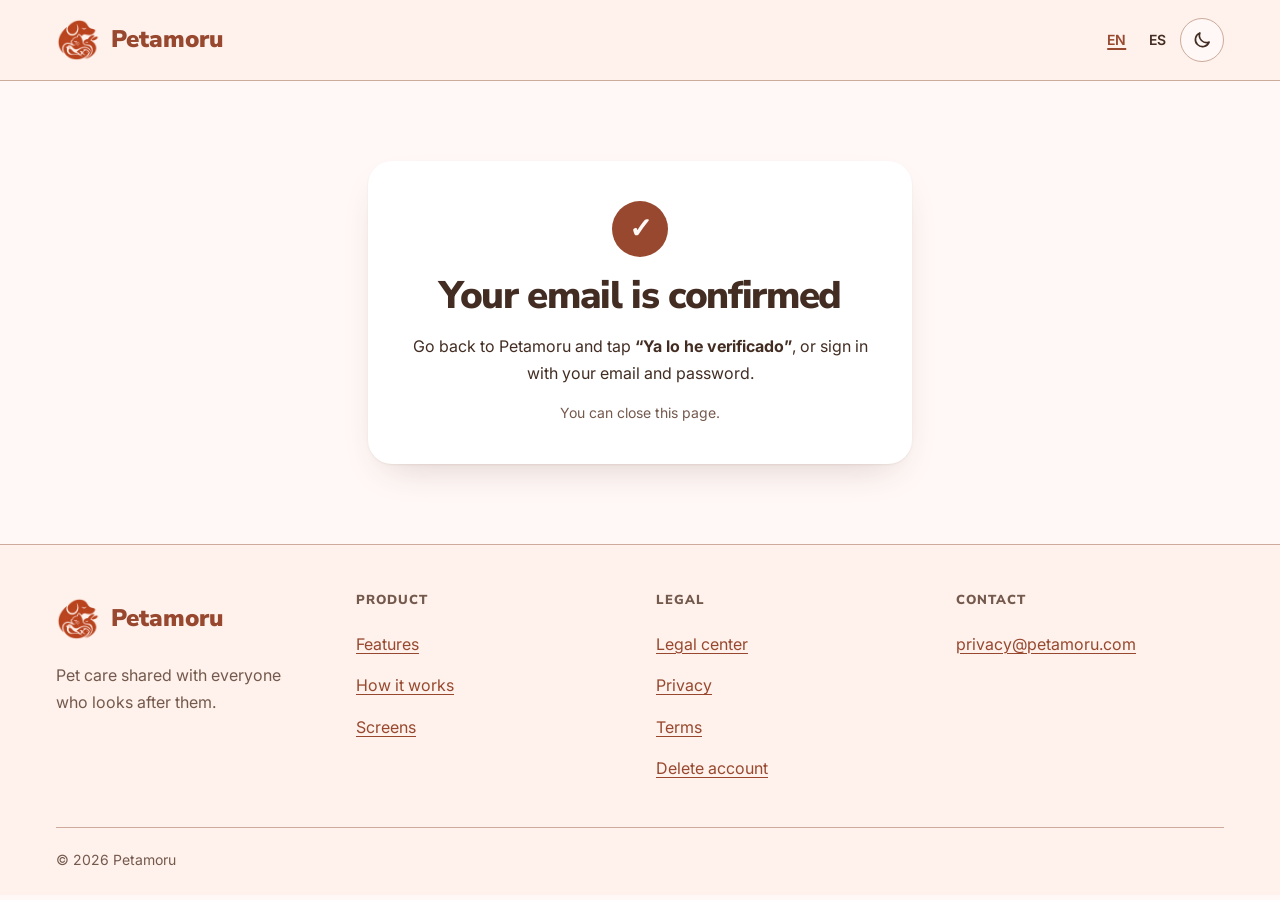
<file: email-confirmed.html>
<!doctype html>
<html lang="en">
<head>
  <meta charset="utf-8">
  <meta name="viewport" content="width=device-width, initial-scale=1">
  <meta name="color-scheme" content="light dark">
  <script>try{document.querySelector('meta[name="color-scheme"]').content=localStorage.getItem("color-scheme")??"light dark"}catch{}</script>
  <meta name="robots" content="noindex">
  <title>Email confirmed · Petamoru</title>
  <link rel="icon" type="image/png" href="/img/favicon.png">
  <link rel="apple-touch-icon" href="/img/apple-touch-icon.png">
  <link rel="stylesheet" href="/style.css">
  <script type="module" src="/theme.js"></script>
  <script src="/email-confirmed.js" defer></script>
</head>
<body>
  <a class="skip-link" href="#main">Skip to content</a>
  <header class="site-header">
    <div class="shell header-layout header-simple">
      <a class="brand" href="/"><img class="only-light" src="/img/logo.png" alt="" width="44" height="44"><img class="only-dark" src="/img/logo-dark.png" alt="" width="44" height="44"><span class="brand-text"><span class="brand-name">Petamoru</span></span></a>
      <div class="header-tools">
        <nav class="languages" aria-label="Language">
          <a href="/email-confirmed?lang=en" lang="en" hreflang="en" aria-label="English" aria-current="page">EN</a>
          <a href="/es/email-confirmed" lang="es" hreflang="es" aria-label="Español">ES</a>
        </nav>
        <button type="button" class="theme-toggle"><svg class="only-light" viewBox="0 0 24 24" fill="none" stroke="currentColor" stroke-width="2" stroke-linecap="round" stroke-linejoin="round" aria-hidden="true"><path d="M20.5 14.5A8.5 8.5 0 0 1 9.5 3.5a8.5 8.5 0 1 0 11 11Z"/></svg><svg class="only-dark" viewBox="0 0 24 24" fill="none" stroke="currentColor" stroke-width="2" stroke-linecap="round" aria-hidden="true"><circle cx="12" cy="12" r="4"/><path d="M12 2v2M12 20v2M4.9 4.9l1.4 1.4M17.7 17.7l1.4 1.4M2 12h2M20 12h2M4.9 19.1l1.4-1.4M17.7 6.3l1.4-1.4"/></svg><span class="visually-hidden only-light">Switch to dark theme</span><span class="visually-hidden only-dark">Switch to light theme</span></button>
      </div>
    </div>
  </header>

  <main id="main" class="shell status-page" tabindex="-1">
    <section id="confirmed" class="status-card">
      <span class="status-icon" aria-hidden="true">✓</span>
      <h1>Your email is confirmed</h1>
      <p>Go back to Petamoru and tap <strong>“Ya lo he verificado”</strong>, or sign in with your email and password.</p>
      <p class="status-note">You can close this page.</p>
    </section>
    <section id="link-failed" class="status-card" hidden>
      <span class="status-icon warning" aria-hidden="true">!</span>
      <h1>This link no longer works</h1>
      <p>It has expired or has already been used. If you already confirmed your email, just sign in to Petamoru.</p>
      <p>If not, open Petamoru and tap <strong>“Reenviar email”</strong> to get a new link. Links are valid for one hour.</p>
    </section>
  </main>

  <footer class="site-footer landing-footer">
    <div class="shell footer-grid">
      <div class="footer-brand">
        <a class="brand" href="/"><img class="only-light" src="/img/logo.png" alt="" width="44" height="44"><img class="only-dark" src="/img/logo-dark.png" alt="" width="44" height="44"><span class="brand-text"><span class="brand-name">Petamoru</span></span></a>
        <p>Pet care shared with everyone who looks after them.</p>
      </div>
      <nav aria-labelledby="footer-product">
        <h2 id="footer-product">Product</h2>
        <a href="/#features">Features</a>
        <a href="/#how-it-works">How it works</a>
        <a href="/#screens">Screens</a>
      </nav>
      <nav aria-labelledby="footer-legal">
        <h2 id="footer-legal">Legal</h2>
        <a href="/legal">Legal center</a>
        <a href="/privacy">Privacy</a>
        <a href="/terms">Terms</a>
        <a href="/delete-account">Delete account</a>
      </nav>
      <div>
        <h2>Contact</h2>
        <a href="mailto:privacy@petamoru.com">privacy@petamoru.com</a>
      </div>
    </div>
    <p class="shell footer-note">© 2026 Petamoru</p>
  </footer>
</body>
</html>
</file>
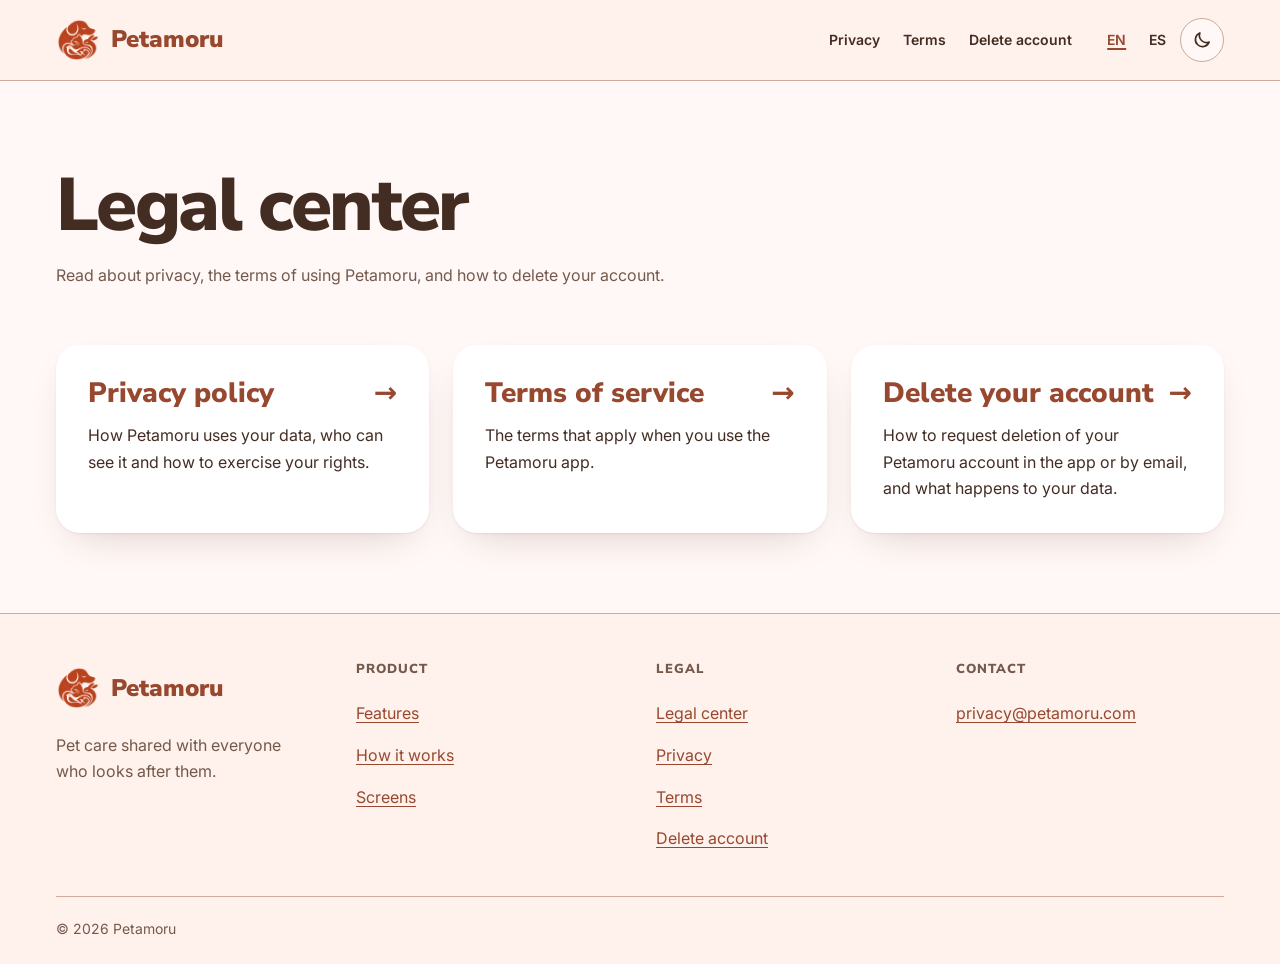
<file: legal.html>
<!doctype html>
<html lang="en">
<head>
  <meta charset="utf-8">
  <meta name="viewport" content="width=device-width, initial-scale=1">
  <meta name="color-scheme" content="light dark">
  <script>try{document.querySelector('meta[name="color-scheme"]').content=localStorage.getItem("color-scheme")??"light dark"}catch{}</script>
  <meta name="description" content="Read about privacy, the terms of using Petamoru, and how to delete your account.">
  <title>Legal center · Petamoru</title>
  <link rel="canonical" href="https://petamoru.com/legal">
  <link rel="alternate" hreflang="en" href="https://petamoru.com/legal">
  <link rel="alternate" hreflang="es" href="https://petamoru.com/es/legal">
  <link rel="alternate" hreflang="x-default" href="https://petamoru.com/legal">
  <link rel="icon" type="image/png" href="/img/favicon.png">
  <link rel="apple-touch-icon" href="/img/apple-touch-icon.png">
  <link rel="stylesheet" href="/style.css">
  <script type="module" src="/theme.js"></script>
</head>
<body>
  <a class="skip-link" href="#main">Skip to content</a>
  <header class="site-header">
    <div class="shell header-layout">
      <a class="brand" href="/"><img class="only-light" src="/img/logo.png" alt="" width="44" height="44"><img class="only-dark" src="/img/logo-dark.png" alt="" width="44" height="44"><span class="brand-text"><span class="brand-name">Petamoru</span></span></a>
      <nav class="site-nav" aria-label="Legal documents">
        <a href="/privacy">Privacy</a>
        <a href="/terms">Terms</a>
        <a href="/delete-account">Delete account</a>
      </nav>
      <div class="header-tools">
        <nav class="languages" aria-label="Language">
          <a href="/legal" lang="en" hreflang="en" aria-label="English" aria-current="page">EN</a>
          <a href="/es/legal" lang="es" hreflang="es" aria-label="Español">ES</a>
        </nav>
        <button type="button" class="theme-toggle"><svg class="only-light" viewBox="0 0 24 24" fill="none" stroke="currentColor" stroke-width="2" stroke-linecap="round" stroke-linejoin="round" aria-hidden="true"><path d="M20.5 14.5A8.5 8.5 0 0 1 9.5 3.5a8.5 8.5 0 1 0 11 11Z"/></svg><svg class="only-dark" viewBox="0 0 24 24" fill="none" stroke="currentColor" stroke-width="2" stroke-linecap="round" aria-hidden="true"><circle cx="12" cy="12" r="4"/><path d="M12 2v2M12 20v2M4.9 4.9l1.4 1.4M17.7 17.7l1.4 1.4M2 12h2M20 12h2M4.9 19.1l1.4-1.4M17.7 6.3l1.4-1.4"/></svg><span class="visually-hidden only-light">Switch to dark theme</span><span class="visually-hidden only-dark">Switch to light theme</span></button>
      </div>
    </div>
  </header>

  <main id="main" class="shell" tabindex="-1">
    <div class="page-heading">
      <h1>Legal center</h1>
      <p>Read about privacy, the terms of using Petamoru, and how to delete your account.</p>
    </div>
    <ul class="document-cards">
      <li>
        <a class="document-card" href="/privacy">
          <h2>Privacy policy <span aria-hidden="true">→</span></h2>
          <p>How Petamoru uses your data, who can see it and how to exercise your rights.</p>
        </a>
      </li>
      <li>
        <a class="document-card" href="/terms">
          <h2>Terms of service <span aria-hidden="true">→</span></h2>
          <p>The terms that apply when you use the Petamoru app.</p>
        </a>
      </li>
      <li>
        <a class="document-card" href="/delete-account">
          <h2>Delete your account <span aria-hidden="true">→</span></h2>
          <p>How to request deletion of your Petamoru account in the app or by email, and what happens to your data.</p>
        </a>
      </li>
    </ul>
  </main>

  <footer class="site-footer landing-footer">
    <div class="shell footer-grid">
      <div class="footer-brand">
        <a class="brand" href="/"><img class="only-light" src="/img/logo.png" alt="" width="44" height="44"><img class="only-dark" src="/img/logo-dark.png" alt="" width="44" height="44"><span class="brand-text"><span class="brand-name">Petamoru</span></span></a>
        <p>Pet care shared with everyone who looks after them.</p>
      </div>
      <nav aria-labelledby="footer-product">
        <h2 id="footer-product">Product</h2>
        <a href="/#features">Features</a>
        <a href="/#how-it-works">How it works</a>
        <a href="/#screens">Screens</a>
      </nav>
      <nav aria-labelledby="footer-legal">
        <h2 id="footer-legal">Legal</h2>
        <a href="/legal">Legal center</a>
        <a href="/privacy">Privacy</a>
        <a href="/terms">Terms</a>
        <a href="/delete-account">Delete account</a>
      </nav>
      <div>
        <h2>Contact</h2>
        <a href="mailto:privacy@petamoru.com">privacy@petamoru.com</a>
      </div>
    </div>
    <p class="shell footer-note">© 2026 Petamoru</p>
  </footer>
</body>
</html>
</file>
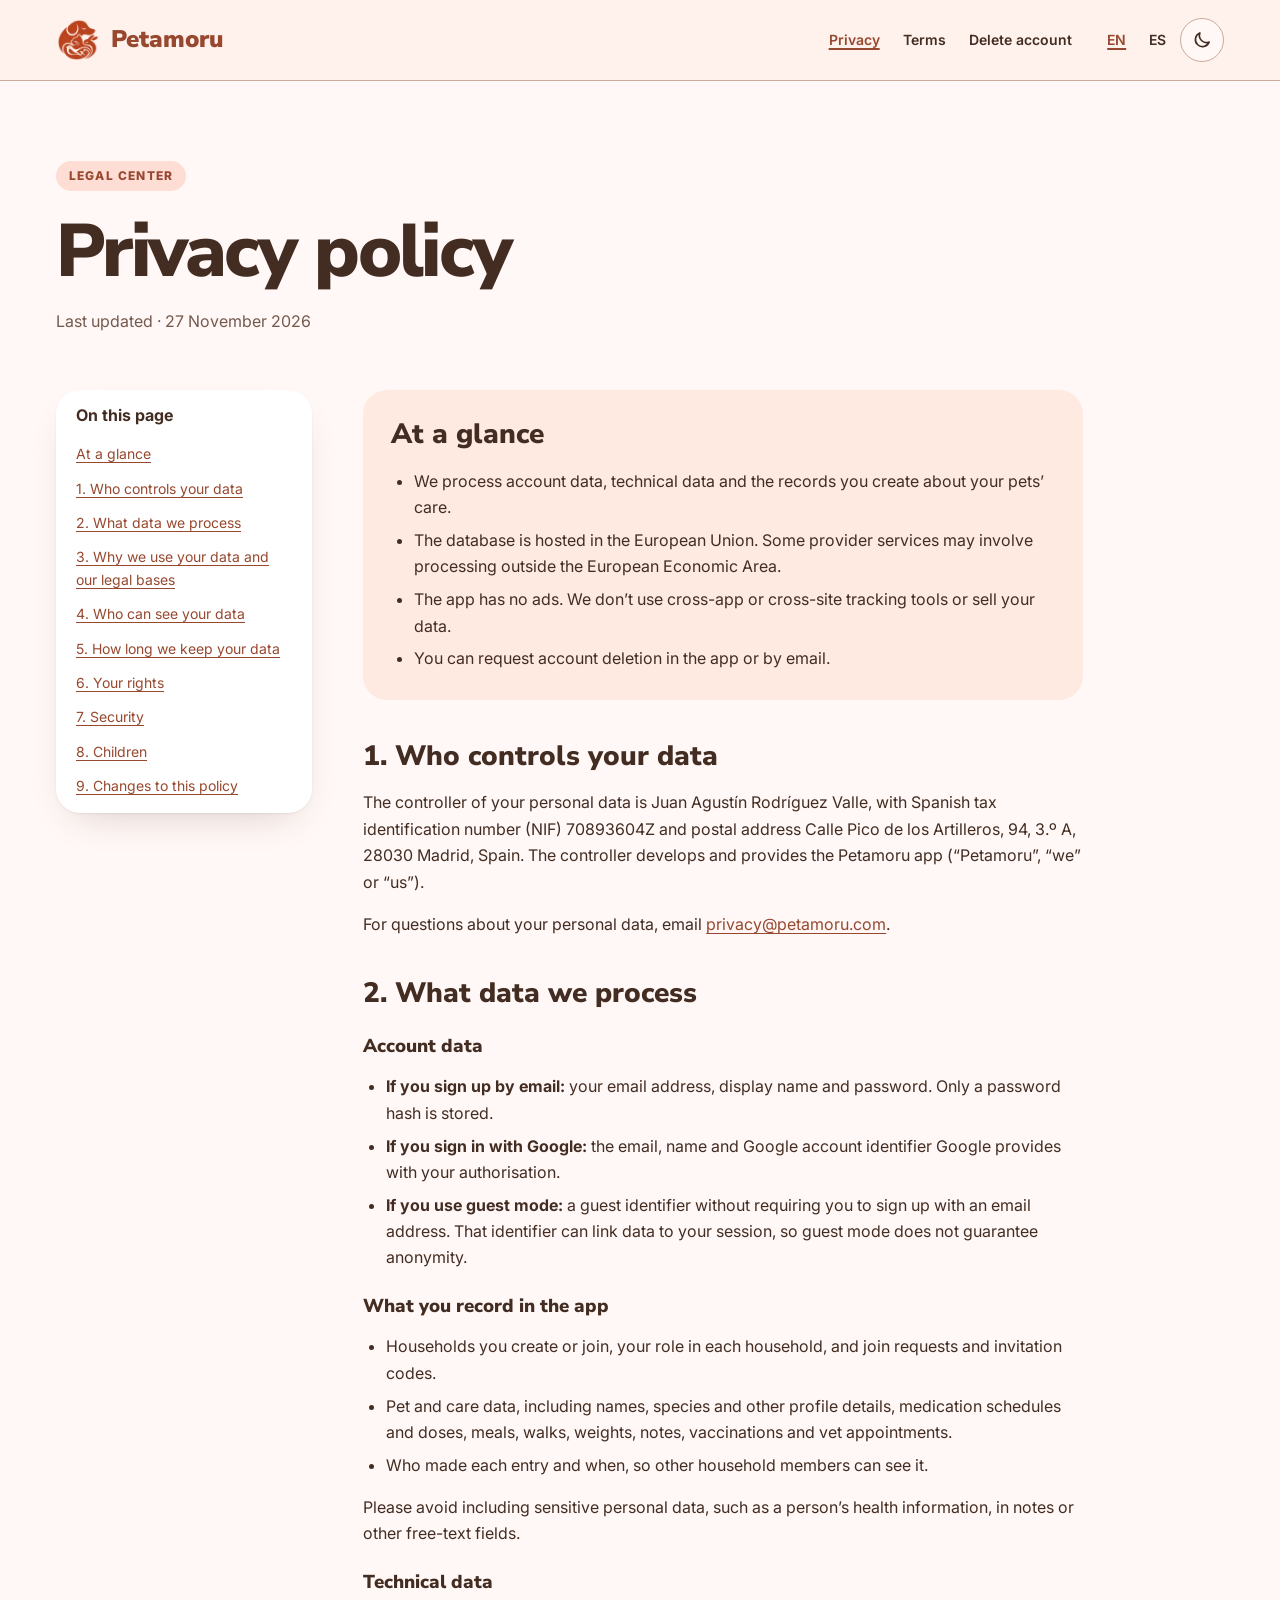
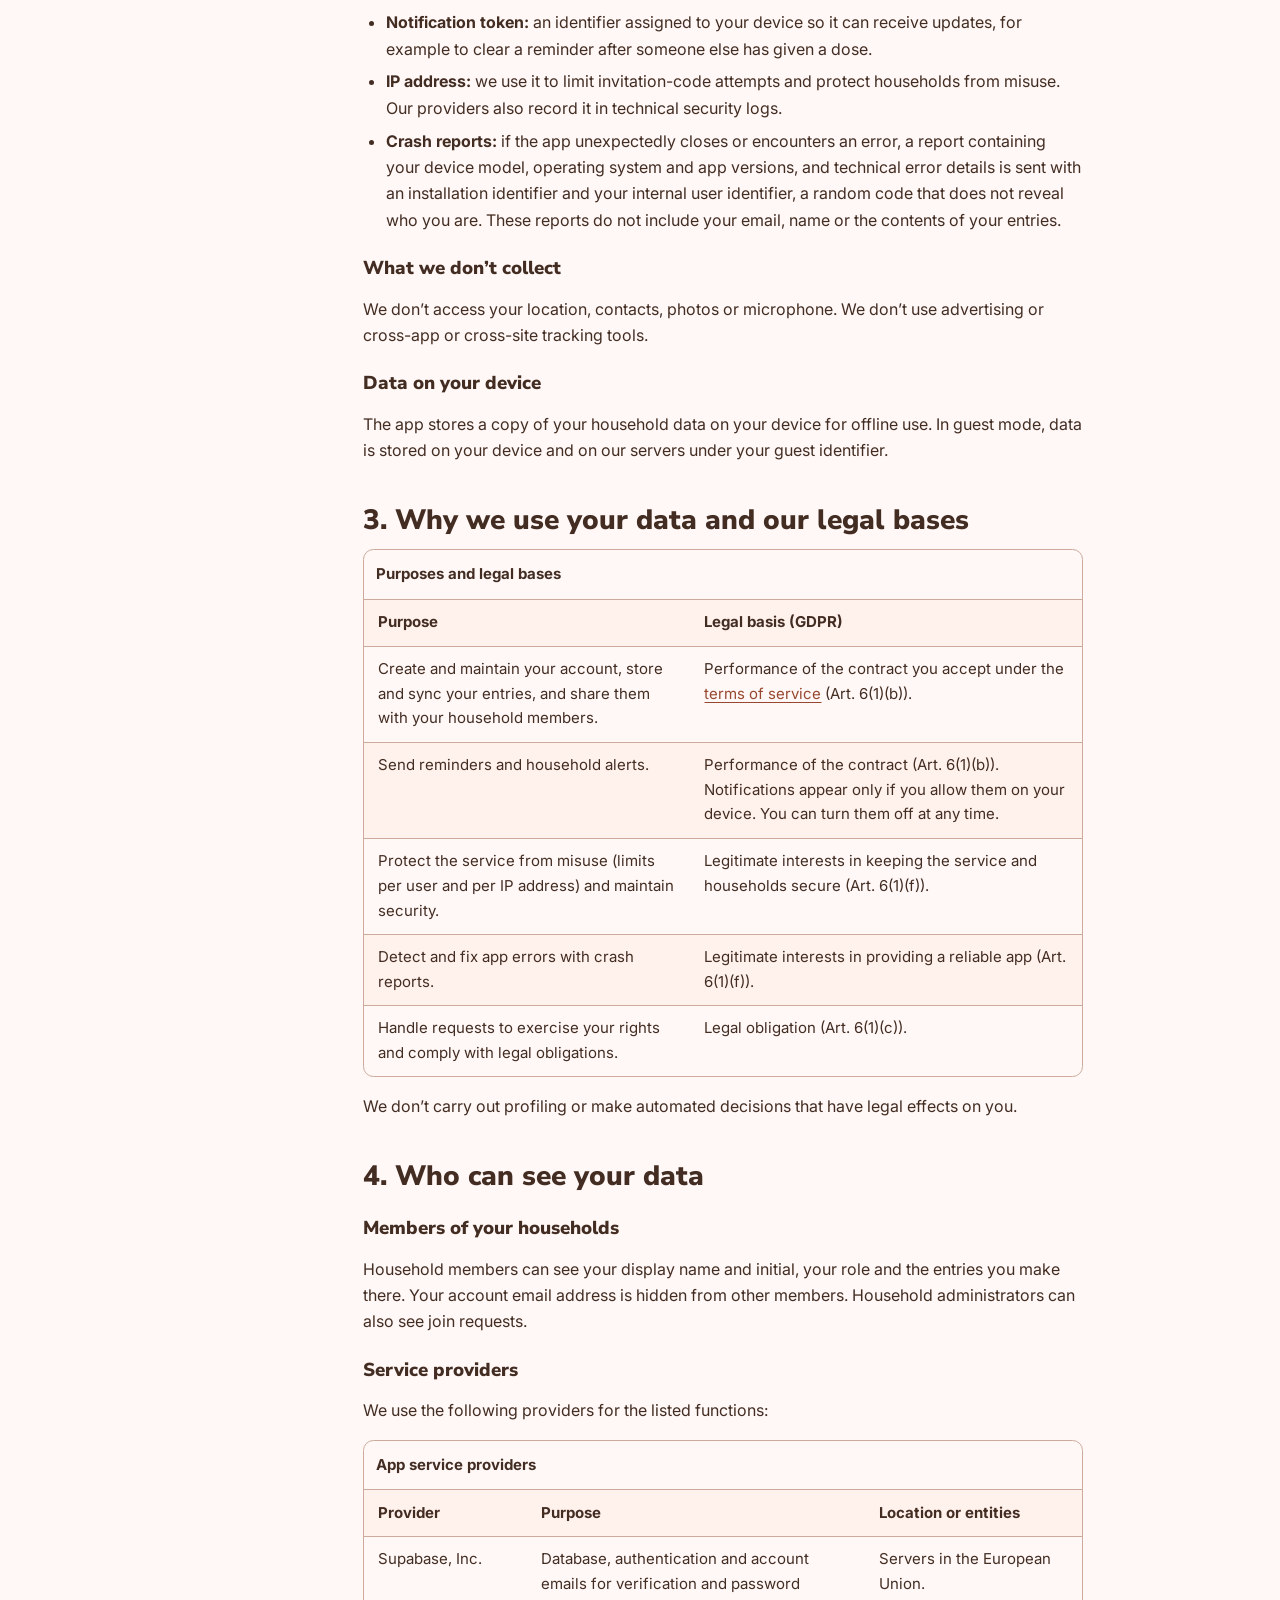
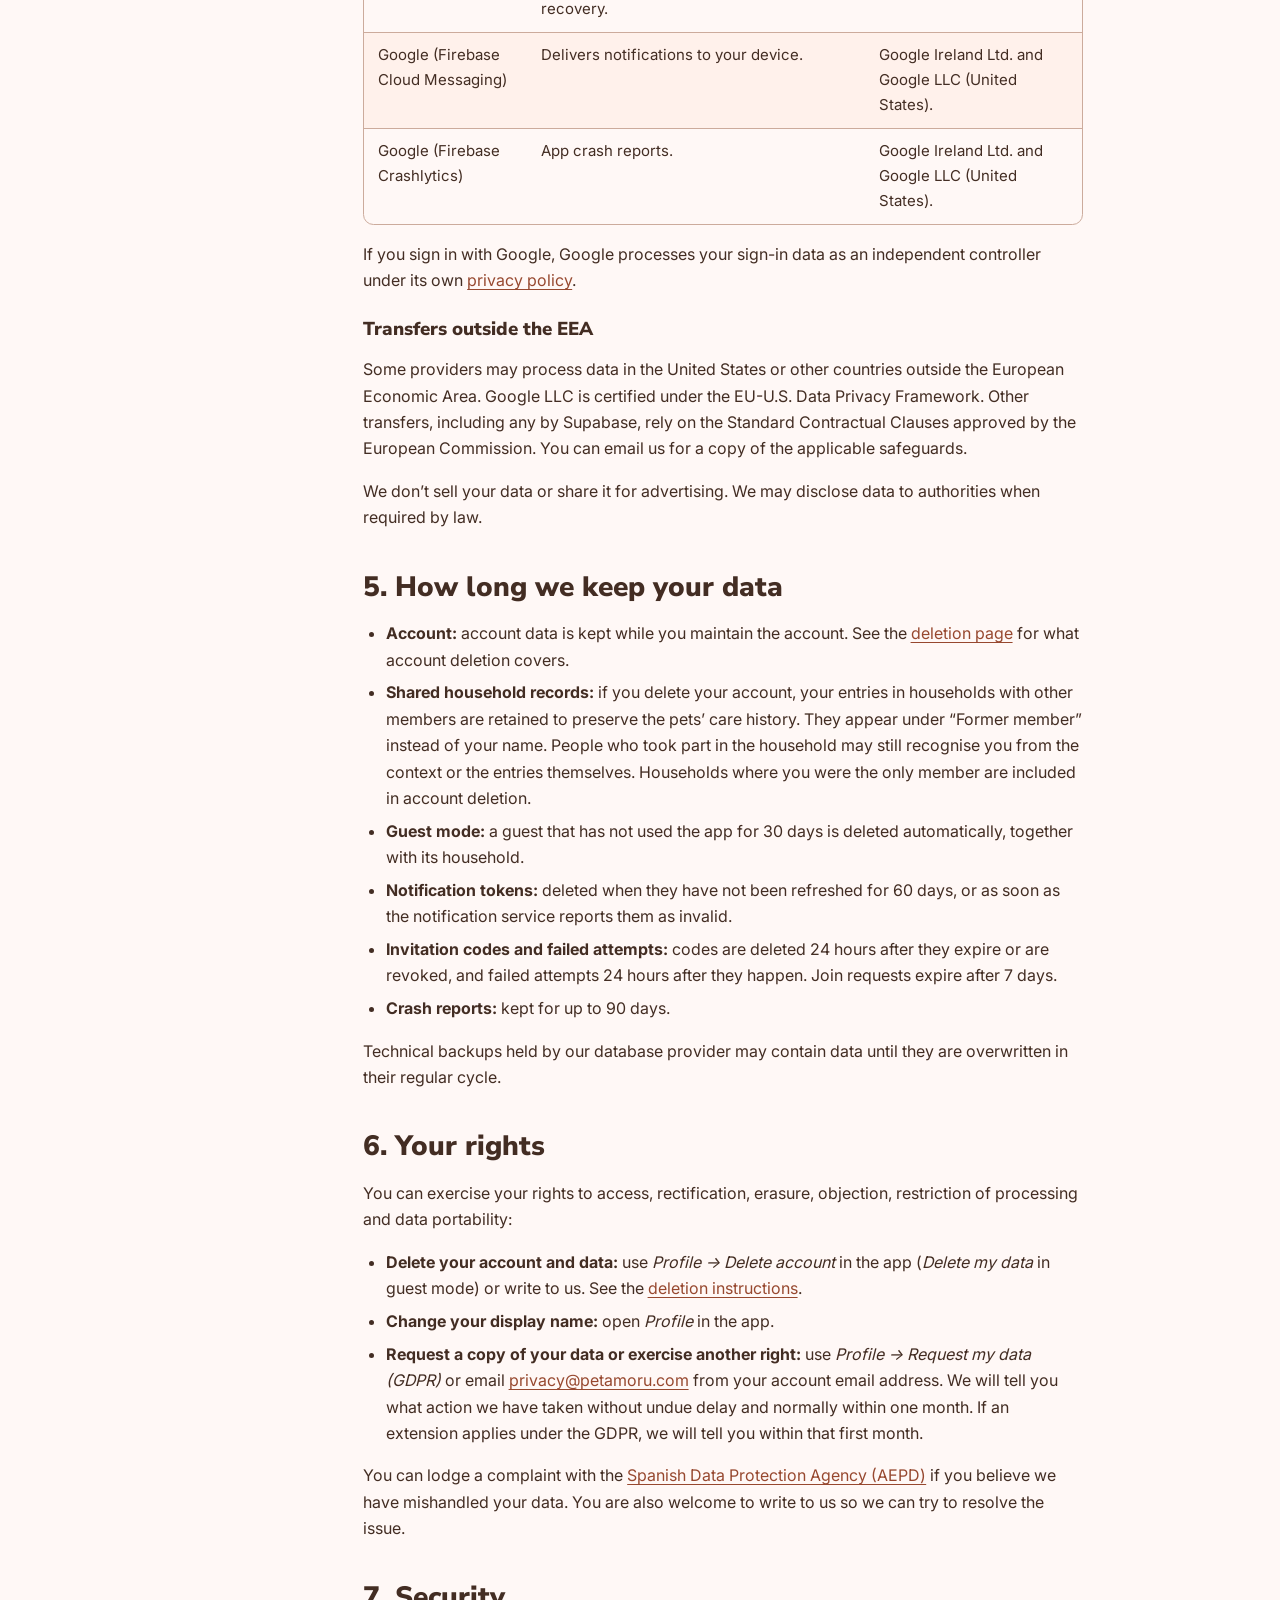
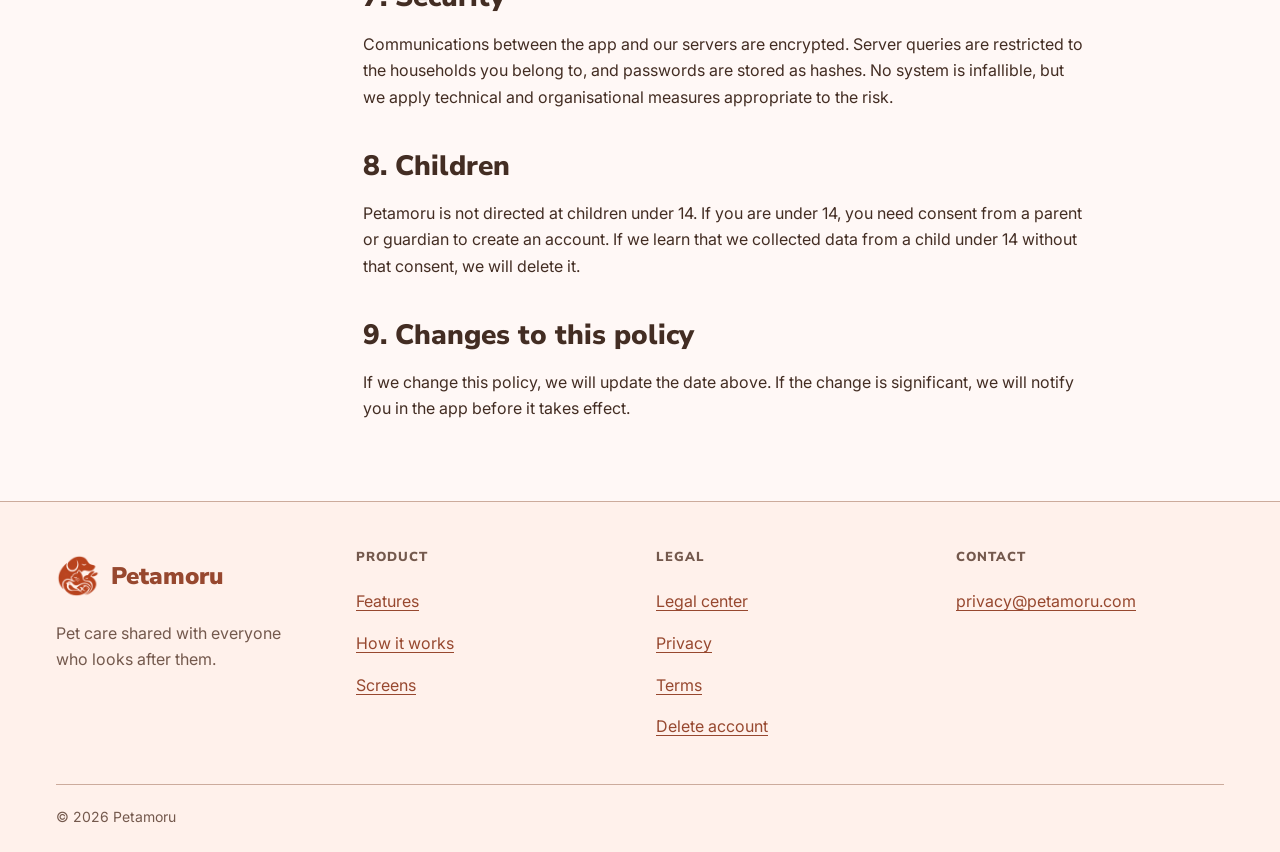
<file: privacy.html>
<!doctype html>
<html lang="en">
<head>
  <meta charset="utf-8">
  <meta name="viewport" content="width=device-width, initial-scale=1">
  <meta name="color-scheme" content="light dark">
  <script>try{document.querySelector('meta[name="color-scheme"]').content=localStorage.getItem("color-scheme")??"light dark"}catch{}</script>
  <meta name="description" content="How Petamoru uses your data, who can see it and how to exercise your rights.">
  <title>Privacy policy · Petamoru</title>
  <link rel="canonical" href="https://petamoru.com/privacy">
  <link rel="alternate" hreflang="en" href="https://petamoru.com/privacy">
  <link rel="alternate" hreflang="es" href="https://petamoru.com/es/privacy">
  <link rel="alternate" hreflang="x-default" href="https://petamoru.com/privacy">
  <link rel="icon" type="image/png" href="/img/favicon.png">
  <link rel="apple-touch-icon" href="/img/apple-touch-icon.png">
  <link rel="stylesheet" href="/style.css">
  <script type="module" src="/theme.js"></script>
</head>
<body>
  <a class="skip-link" href="#main">Skip to content</a>
  <header class="site-header">
    <div class="shell header-layout">
      <a class="brand" href="/"><img class="only-light" src="/img/logo.png" alt="" width="44" height="44"><img class="only-dark" src="/img/logo-dark.png" alt="" width="44" height="44"><span class="brand-text"><span class="brand-name">Petamoru</span></span></a>
      <nav class="site-nav" aria-label="Legal documents">
        <a href="/privacy" aria-current="page">Privacy</a>
        <a href="/terms">Terms</a>
        <a href="/delete-account">Delete account</a>
      </nav>
      <div class="header-tools">
        <nav class="languages" aria-label="Language">
          <a href="/privacy" lang="en" hreflang="en" aria-label="English" aria-current="page">EN</a>
          <a href="/es/privacy" lang="es" hreflang="es" aria-label="Español">ES</a>
        </nav>
        <button type="button" class="theme-toggle"><svg class="only-light" viewBox="0 0 24 24" fill="none" stroke="currentColor" stroke-width="2" stroke-linecap="round" stroke-linejoin="round" aria-hidden="true"><path d="M20.5 14.5A8.5 8.5 0 0 1 9.5 3.5a8.5 8.5 0 1 0 11 11Z"/></svg><svg class="only-dark" viewBox="0 0 24 24" fill="none" stroke="currentColor" stroke-width="2" stroke-linecap="round" aria-hidden="true"><circle cx="12" cy="12" r="4"/><path d="M12 2v2M12 20v2M4.9 4.9l1.4 1.4M17.7 17.7l1.4 1.4M2 12h2M20 12h2M4.9 19.1l1.4-1.4M17.7 6.3l1.4-1.4"/></svg><span class="visually-hidden only-light">Switch to dark theme</span><span class="visually-hidden only-dark">Switch to light theme</span></button>
      </div>
    </div>
  </header>

  <main id="main" class="shell" tabindex="-1">
    <div class="page-heading">
      <a class="kicker" href="/legal">Legal center</a>
      <h1>Privacy policy</h1>
      <p>Last updated · <time datetime="2026-11-27">27 November 2026</time></p>
    </div>
    <div class="document-layout">
      <aside class="page-index">
        <div class="desktop-index">
          <p>On this page</p>
          <nav aria-label="On this page">
            <ul>
              <li><a href="#summary">At a glance</a></li>
              <li><a href="#controller">1. Who controls your data</a></li>
              <li><a href="#data">2. What data we process</a></li>
              <li><a href="#purposes">3. Why we use your data and our legal bases</a></li>
              <li><a href="#recipients">4. Who can see your data</a></li>
              <li><a href="#retention">5. How long we keep your data</a></li>
              <li><a href="#rights">6. Your rights</a></li>
              <li><a href="#security">7. Security</a></li>
              <li><a href="#children">8. Children</a></li>
              <li><a href="#changes">9. Changes to this policy</a></li>
            </ul>
          </nav>
        </div>
        <details class="mobile-index">
          <summary>On this page</summary>
          <nav aria-label="On this page">
            <ul>
              <li><a href="#summary">At a glance</a></li>
              <li><a href="#controller">1. Who controls your data</a></li>
              <li><a href="#data">2. What data we process</a></li>
              <li><a href="#purposes">3. Why we use your data and our legal bases</a></li>
              <li><a href="#recipients">4. Who can see your data</a></li>
              <li><a href="#retention">5. How long we keep your data</a></li>
              <li><a href="#rights">6. Your rights</a></li>
              <li><a href="#security">7. Security</a></li>
              <li><a href="#children">8. Children</a></li>
              <li><a href="#changes">9. Changes to this policy</a></li>
            </ul>
          </nav>
        </details>
      </aside>
      <article class="document">
        <div class="summary">
          <h2 id="summary">At a glance</h2>
          <ul>
            <li>We process account data, technical data and the records you create about your pets’ care.</li>
            <li>The database is hosted in the European Union. Some provider services may involve processing outside the European Economic Area.</li>
            <li>The app has no ads. We don’t use cross-app or cross-site tracking tools or sell your data.</li>
            <li>You can request account deletion in the app or by email.</li>
          </ul>
        </div>

        <h2 id="controller">1. Who controls your data</h2>
        <p>The controller of your personal data is Juan Agustín Rodríguez Valle, with Spanish tax identification number (NIF) 70893604Z and postal address Calle Pico de los Artilleros, 94, 3.º A, 28030 Madrid, Spain. The controller develops and provides the Petamoru app (“Petamoru”, “we” or “us”).</p>
        <p>For questions about your personal data, email <a href="mailto:privacy@petamoru.com">privacy@petamoru.com</a>.</p>

        <h2 id="data">2. What data we process</h2>
        <h3>Account data</h3>
        <ul>
          <li><strong>If you sign up by email:</strong> your email address, display name and password. Only a password hash is stored.</li>
          <li><strong>If you sign in with Google:</strong> the email, name and Google account identifier Google provides with your authorisation.</li>
          <li><strong>If you use guest mode:</strong> a guest identifier without requiring you to sign up with an email address. That identifier can link data to your session, so guest mode does not guarantee anonymity.</li>
        </ul>
        <h3>What you record in the app</h3>
        <ul>
          <li>Households you create or join, your role in each household, and join requests and invitation codes.</li>
          <li>Pet and care data, including names, species and other profile details, medication schedules and doses, meals, walks, weights, notes, vaccinations and vet appointments.</li>
          <li>Who made each entry and when, so other household members can see it.</li>
        </ul>
        <p>Please avoid including sensitive personal data, such as a person’s health information, in notes or other free-text fields.</p>
        <h3>Technical data</h3>
        <ul>
          <li><strong>Notification token:</strong> an identifier assigned to your device so it can receive updates, for example to clear a reminder after someone else has given a dose.</li>
          <li><strong>IP address:</strong> we use it to limit invitation-code attempts and protect households from misuse. Our providers also record it in technical security logs.</li>
          <li><strong>Crash reports:</strong> if the app unexpectedly closes or encounters an error, a report containing your device model, operating system and app versions, and technical error details is sent with an installation identifier and your internal user identifier, a random code that does not reveal who you are. These reports do not include your email, name or the contents of your entries.</li>
        </ul>
        <h3>What we don’t collect</h3>
        <p>We don’t access your location, contacts, photos or microphone. We don’t use advertising or cross-app or cross-site tracking tools.</p>
        <h3>Data on your device</h3>
        <p>The app stores a copy of your household data on your device for offline use. In guest mode, data is stored on your device and on our servers under your guest identifier.</p>

        <h2 id="purposes">3. Why we use your data and our legal bases</h2>
        <div class="table-wrap" role="region" aria-label="Purposes and legal bases" tabindex="0">
          <table>
            <caption>Purposes and legal bases</caption>
            <thead>
              <tr><th scope="col">Purpose</th><th scope="col">Legal basis (GDPR)</th></tr>
            </thead>
            <tbody>
              <tr><td>Create and maintain your account, store and sync your entries, and share them with your household members.</td><td>Performance of the contract you accept under the <a href="/terms">terms of service</a> (Art. 6(1)(b)).</td></tr>
              <tr><td>Send reminders and household alerts.</td><td>Performance of the contract (Art. 6(1)(b)). Notifications appear only if you allow them on your device. You can turn them off at any time.</td></tr>
              <tr><td>Protect the service from misuse (limits per user and per IP address) and maintain security.</td><td>Legitimate interests in keeping the service and households secure (Art. 6(1)(f)).</td></tr>
              <tr><td>Detect and fix app errors with crash reports.</td><td>Legitimate interests in providing a reliable app (Art. 6(1)(f)).</td></tr>
              <tr><td>Handle requests to exercise your rights and comply with legal obligations.</td><td>Legal obligation (Art. 6(1)(c)).</td></tr>
            </tbody>
          </table>
        </div>
        <p>We don’t carry out profiling or make automated decisions that have legal effects on you.</p>

        <h2 id="recipients">4. Who can see your data</h2>
        <h3>Members of your households</h3>
        <p>Household members can see your display name and initial, your role and the entries you make there. Your account email address is hidden from other members. Household administrators can also see join requests.</p>
        <h3>Service providers</h3>
        <p>We use the following providers for the listed functions:</p>
        <div class="table-wrap" role="region" aria-label="App service providers" tabindex="0">
          <table>
            <caption>App service providers</caption>
            <thead>
              <tr><th scope="col">Provider</th><th scope="col">Purpose</th><th scope="col">Location or entities</th></tr>
            </thead>
            <tbody>
              <tr><td>Supabase, Inc.</td><td>Database, authentication and account emails for verification and password recovery.</td><td>Servers in the European Union.</td></tr>
              <tr><td>Google (Firebase Cloud Messaging)</td><td>Delivers notifications to your device.</td><td>Google Ireland Ltd. and Google LLC (United States).</td></tr>
              <tr><td>Google (Firebase Crashlytics)</td><td>App crash reports.</td><td>Google Ireland Ltd. and Google LLC (United States).</td></tr>
            </tbody>
          </table>
        </div>
        <p>If you sign in with Google, Google processes your sign-in data as an independent controller under its own <a href="https://policies.google.com/privacy?hl=en">privacy policy</a>.</p>
        <h3>Transfers outside the EEA</h3>
        <p>Some providers may process data in the United States or other countries outside the European Economic Area. Google LLC is certified under the EU-U.S. Data Privacy Framework. Other transfers, including any by Supabase, rely on the Standard Contractual Clauses approved by the European Commission. You can email us for a copy of the applicable safeguards.</p>
        <p>We don’t sell your data or share it for advertising. We may disclose data to authorities when required by law.</p>

        <h2 id="retention">5. How long we keep your data</h2>
        <ul>
          <li><strong>Account:</strong> account data is kept while you maintain the account. See the <a href="/delete-account">deletion page</a> for what account deletion covers.</li>
          <li><strong>Shared household records:</strong> if you delete your account, your entries in households with other members are retained to preserve the pets’ care history. They appear under “Former member” instead of your name. People who took part in the household may still recognise you from the context or the entries themselves. Households where you were the only member are included in account deletion.</li>
          <li><strong>Guest mode:</strong> a guest that has not used the app for 30 days is deleted automatically, together with its household.</li>
          <li><strong>Notification tokens:</strong> deleted when they have not been refreshed for 60 days, or as soon as the notification service reports them as invalid.</li>
          <li><strong>Invitation codes and failed attempts:</strong> codes are deleted 24 hours after they expire or are revoked, and failed attempts 24 hours after they happen. Join requests expire after 7 days.</li>
          <li><strong>Crash reports:</strong> kept for up to 90 days.</li>
        </ul>
        <p>Technical backups held by our database provider may contain data until they are overwritten in their regular cycle.</p>

        <h2 id="rights">6. Your rights</h2>
        <p>You can exercise your rights to access, rectification, erasure, objection, restriction of processing and data portability:</p>
        <ul>
          <li><strong>Delete your account and data:</strong> use <em>Profile → Delete account</em> in the app (<em>Delete my data</em> in guest mode) or write to us. See the <a href="/delete-account">deletion instructions</a>.</li>
          <li><strong>Change your display name:</strong> open <em>Profile</em> in the app.</li>
          <li><strong>Request a copy of your data or exercise another right:</strong> use <em>Profile → Request my data (GDPR)</em> or email <a href="mailto:privacy@petamoru.com">privacy@petamoru.com</a> from your account email address. We will tell you what action we have taken without undue delay and normally within one month. If an extension applies under the GDPR, we will tell you within that first month.</li>
        </ul>
        <p>You can lodge a complaint with the <a href="https://www.aepd.es">Spanish Data Protection Agency (AEPD)</a> if you believe we have mishandled your data. You are also welcome to write to us so we can try to resolve the issue.</p>

        <h2 id="security">7. Security</h2>
        <p>Communications between the app and our servers are encrypted. Server queries are restricted to the households you belong to, and passwords are stored as hashes. No system is infallible, but we apply technical and organisational measures appropriate to the risk.</p>

        <h2 id="children">8. Children</h2>
        <p>Petamoru is not directed at children under 14. If you are under 14, you need consent from a parent or guardian to create an account. If we learn that we collected data from a child under 14 without that consent, we will delete it.</p>

        <h2 id="changes">9. Changes to this policy</h2>
        <p>If we change this policy, we will update the date above. If the change is significant, we will notify you in the app before it takes effect.</p>
      </article>
    </div>
  </main>

  <footer class="site-footer landing-footer">
    <div class="shell footer-grid">
      <div class="footer-brand">
        <a class="brand" href="/"><img class="only-light" src="/img/logo.png" alt="" width="44" height="44"><img class="only-dark" src="/img/logo-dark.png" alt="" width="44" height="44"><span class="brand-text"><span class="brand-name">Petamoru</span></span></a>
        <p>Pet care shared with everyone who looks after them.</p>
      </div>
      <nav aria-labelledby="footer-product">
        <h2 id="footer-product">Product</h2>
        <a href="/#features">Features</a>
        <a href="/#how-it-works">How it works</a>
        <a href="/#screens">Screens</a>
      </nav>
      <nav aria-labelledby="footer-legal">
        <h2 id="footer-legal">Legal</h2>
        <a href="/legal">Legal center</a>
        <a href="/privacy">Privacy</a>
        <a href="/terms">Terms</a>
        <a href="/delete-account">Delete account</a>
      </nav>
      <div>
        <h2>Contact</h2>
        <a href="mailto:privacy@petamoru.com">privacy@petamoru.com</a>
      </div>
    </div>
    <p class="shell footer-note">© 2026 Petamoru</p>
  </footer>
</body>
</html>
</file>
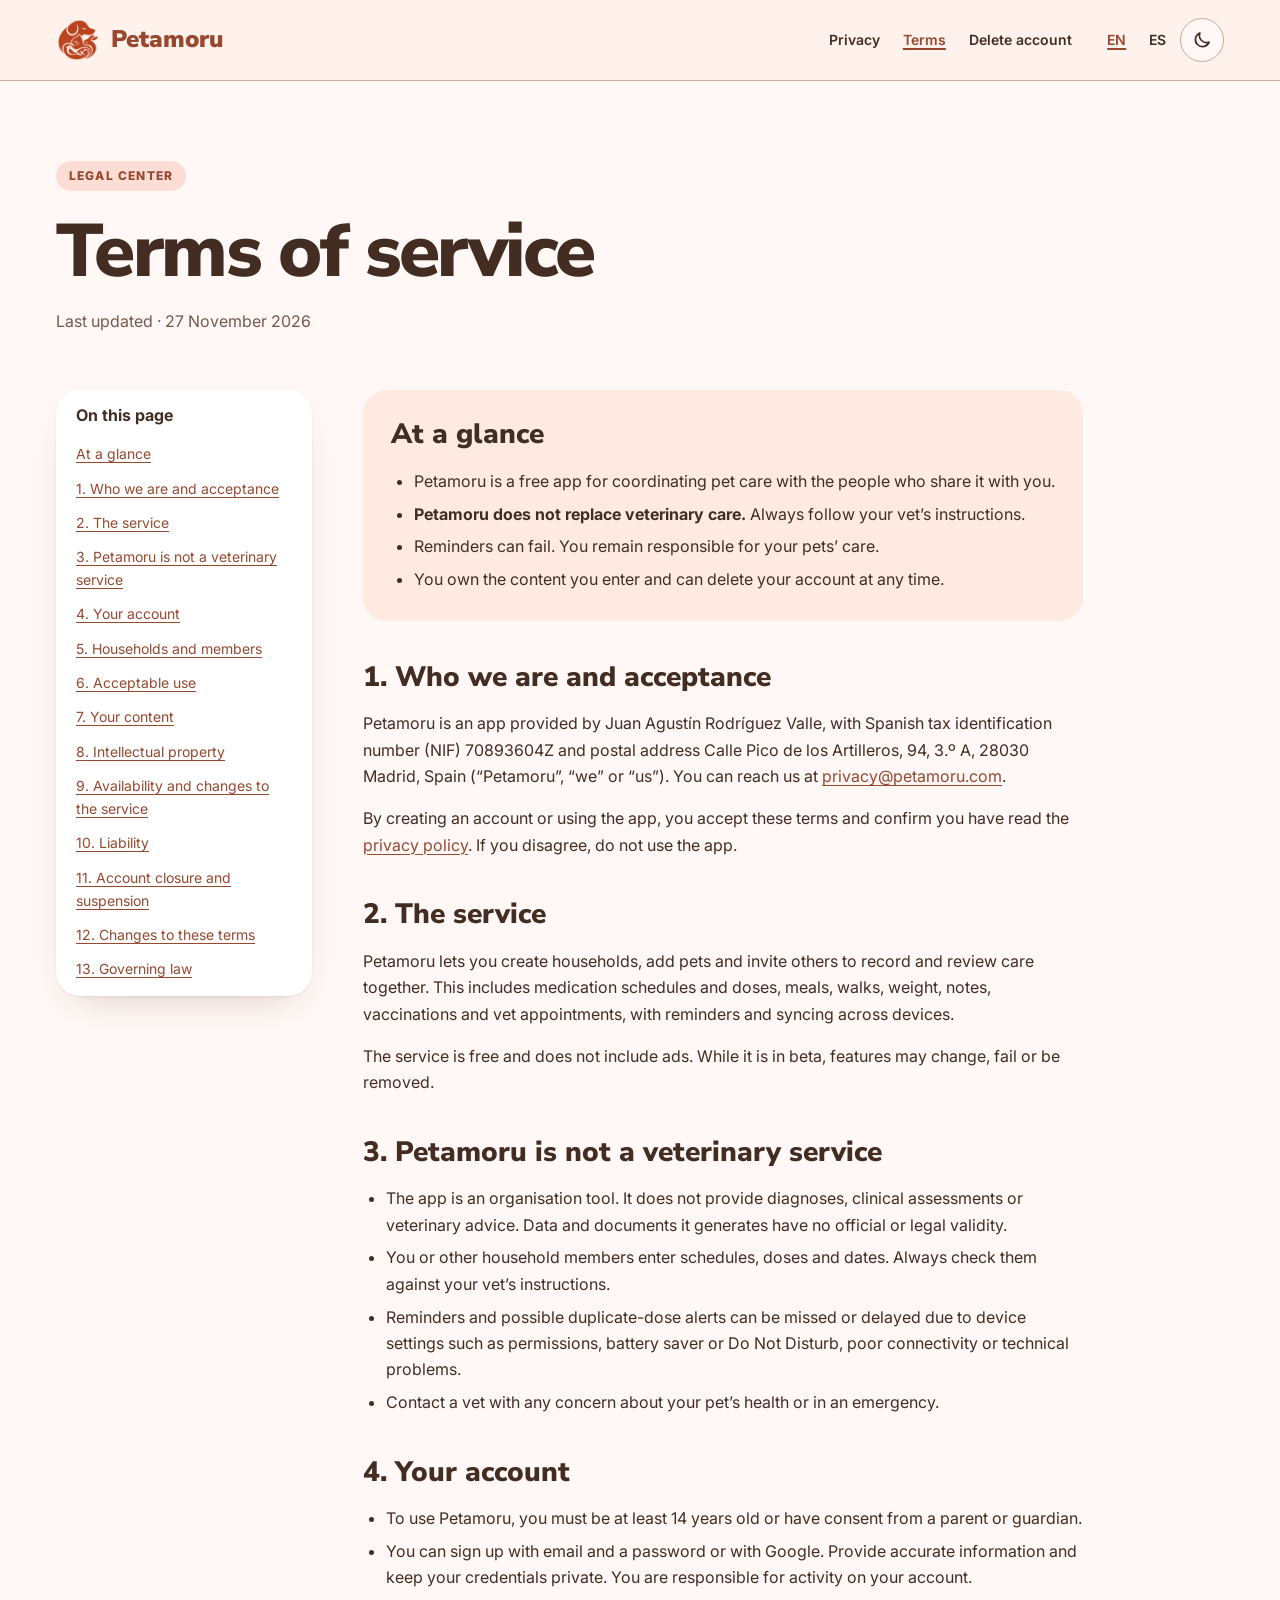
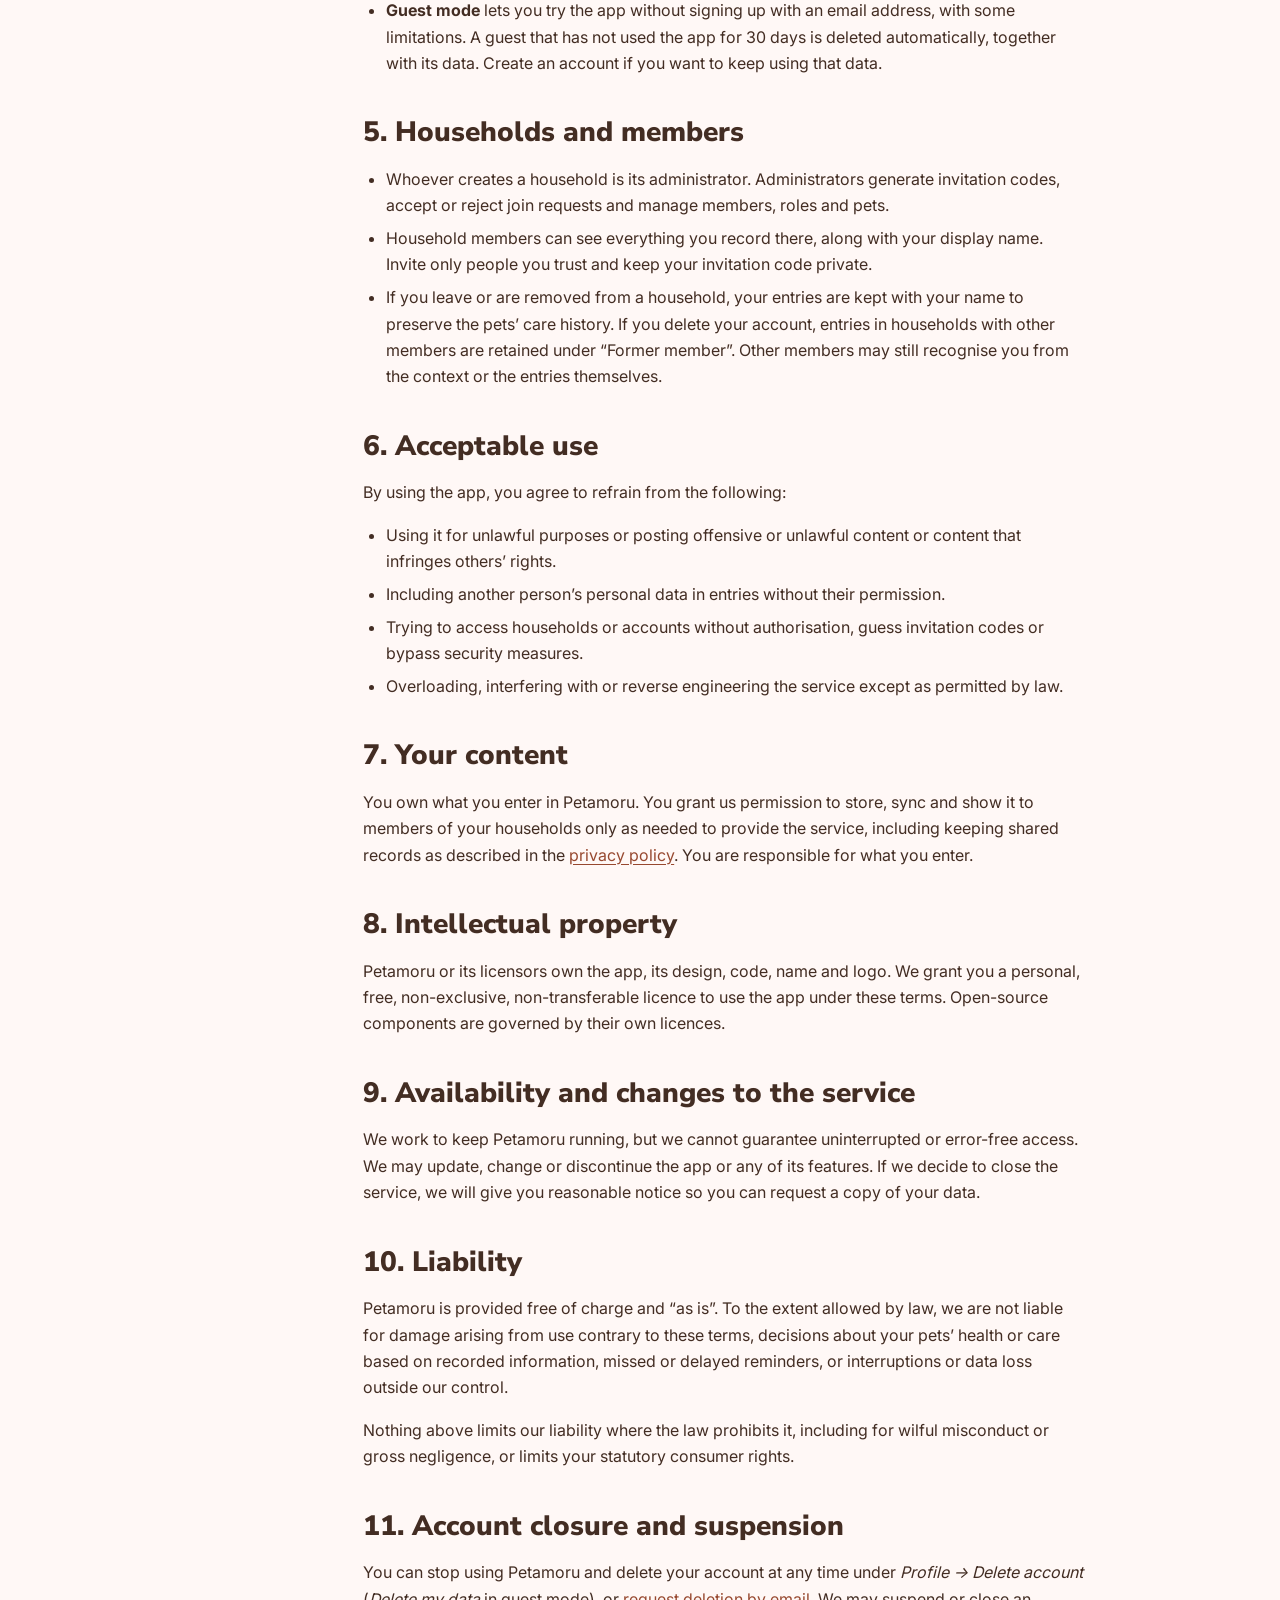
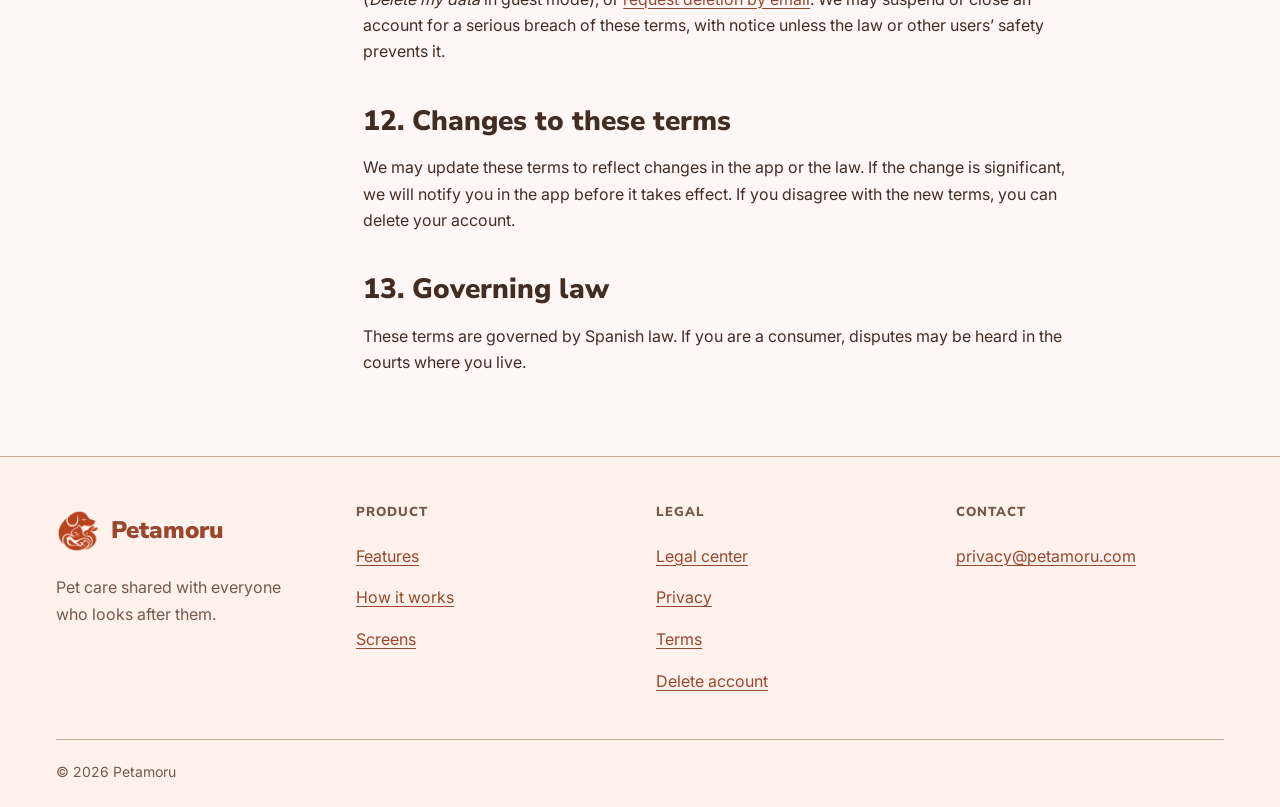
<file: terms.html>
<!doctype html>
<html lang="en">
<head>
  <meta charset="utf-8">
  <meta name="viewport" content="width=device-width, initial-scale=1">
  <meta name="color-scheme" content="light dark">
  <script>try{document.querySelector('meta[name="color-scheme"]').content=localStorage.getItem("color-scheme")??"light dark"}catch{}</script>
  <meta name="description" content="The terms that apply when you use the Petamoru app.">
  <title>Terms of service · Petamoru</title>
  <link rel="canonical" href="https://petamoru.com/terms">
  <link rel="alternate" hreflang="en" href="https://petamoru.com/terms">
  <link rel="alternate" hreflang="es" href="https://petamoru.com/es/terms">
  <link rel="alternate" hreflang="x-default" href="https://petamoru.com/terms">
  <link rel="icon" type="image/png" href="/img/favicon.png">
  <link rel="apple-touch-icon" href="/img/apple-touch-icon.png">
  <link rel="stylesheet" href="/style.css">
  <script type="module" src="/theme.js"></script>
</head>
<body>
  <a class="skip-link" href="#main">Skip to content</a>
  <header class="site-header">
    <div class="shell header-layout">
      <a class="brand" href="/"><img class="only-light" src="/img/logo.png" alt="" width="44" height="44"><img class="only-dark" src="/img/logo-dark.png" alt="" width="44" height="44"><span class="brand-text"><span class="brand-name">Petamoru</span></span></a>
      <nav class="site-nav" aria-label="Legal documents">
        <a href="/privacy">Privacy</a>
        <a href="/terms" aria-current="page">Terms</a>
        <a href="/delete-account">Delete account</a>
      </nav>
      <div class="header-tools">
        <nav class="languages" aria-label="Language">
          <a href="/terms" lang="en" hreflang="en" aria-label="English" aria-current="page">EN</a>
          <a href="/es/terms" lang="es" hreflang="es" aria-label="Español">ES</a>
        </nav>
        <button type="button" class="theme-toggle"><svg class="only-light" viewBox="0 0 24 24" fill="none" stroke="currentColor" stroke-width="2" stroke-linecap="round" stroke-linejoin="round" aria-hidden="true"><path d="M20.5 14.5A8.5 8.5 0 0 1 9.5 3.5a8.5 8.5 0 1 0 11 11Z"/></svg><svg class="only-dark" viewBox="0 0 24 24" fill="none" stroke="currentColor" stroke-width="2" stroke-linecap="round" aria-hidden="true"><circle cx="12" cy="12" r="4"/><path d="M12 2v2M12 20v2M4.9 4.9l1.4 1.4M17.7 17.7l1.4 1.4M2 12h2M20 12h2M4.9 19.1l1.4-1.4M17.7 6.3l1.4-1.4"/></svg><span class="visually-hidden only-light">Switch to dark theme</span><span class="visually-hidden only-dark">Switch to light theme</span></button>
      </div>
    </div>
  </header>

  <main id="main" class="shell" tabindex="-1">
    <div class="page-heading">
      <a class="kicker" href="/legal">Legal center</a>
      <h1>Terms of service</h1>
      <p>Last updated · <time datetime="2026-11-27">27 November 2026</time></p>
    </div>
    <div class="document-layout">
      <aside class="page-index">
        <div class="desktop-index">
          <p>On this page</p>
          <nav aria-label="On this page">
            <ul>
              <li><a href="#summary">At a glance</a></li>
              <li><a href="#acceptance">1. Who we are and acceptance</a></li>
              <li><a href="#service">2. The service</a></li>
              <li><a href="#veterinary-care">3. Petamoru is not a veterinary service</a></li>
              <li><a href="#account">4. Your account</a></li>
              <li><a href="#households">5. Households and members</a></li>
              <li><a href="#acceptable-use">6. Acceptable use</a></li>
              <li><a href="#content">7. Your content</a></li>
              <li><a href="#intellectual-property">8. Intellectual property</a></li>
              <li><a href="#availability">9. Availability and changes to the service</a></li>
              <li><a href="#liability">10. Liability</a></li>
              <li><a href="#closure">11. Account closure and suspension</a></li>
              <li><a href="#changes">12. Changes to these terms</a></li>
              <li><a href="#law">13. Governing law</a></li>
            </ul>
          </nav>
        </div>
        <details class="mobile-index">
          <summary>On this page</summary>
          <nav aria-label="On this page">
            <ul>
              <li><a href="#summary">At a glance</a></li>
              <li><a href="#acceptance">1. Who we are and acceptance</a></li>
              <li><a href="#service">2. The service</a></li>
              <li><a href="#veterinary-care">3. Petamoru is not a veterinary service</a></li>
              <li><a href="#account">4. Your account</a></li>
              <li><a href="#households">5. Households and members</a></li>
              <li><a href="#acceptable-use">6. Acceptable use</a></li>
              <li><a href="#content">7. Your content</a></li>
              <li><a href="#intellectual-property">8. Intellectual property</a></li>
              <li><a href="#availability">9. Availability and changes to the service</a></li>
              <li><a href="#liability">10. Liability</a></li>
              <li><a href="#closure">11. Account closure and suspension</a></li>
              <li><a href="#changes">12. Changes to these terms</a></li>
              <li><a href="#law">13. Governing law</a></li>
            </ul>
          </nav>
        </details>
      </aside>
      <article class="document">
        <div class="summary">
          <h2 id="summary">At a glance</h2>
          <ul>
            <li>Petamoru is a free app for coordinating pet care with the people who share it with you.</li>
            <li><strong>Petamoru does not replace veterinary care.</strong> Always follow your vet’s instructions.</li>
            <li>Reminders can fail. You remain responsible for your pets’ care.</li>
            <li>You own the content you enter and can delete your account at any time.</li>
          </ul>
        </div>

        <h2 id="acceptance">1. Who we are and acceptance</h2>
        <p>Petamoru is an app provided by Juan Agustín Rodríguez Valle, with Spanish tax identification number (NIF) 70893604Z and postal address Calle Pico de los Artilleros, 94, 3.º A, 28030 Madrid, Spain (“Petamoru”, “we” or “us”). You can reach us at <a href="mailto:privacy@petamoru.com">privacy@petamoru.com</a>.</p>
        <p>By creating an account or using the app, you accept these terms and confirm you have read the <a href="/privacy">privacy policy</a>. If you disagree, do not use the app.</p>

        <h2 id="service">2. The service</h2>
        <p>Petamoru lets you create households, add pets and invite others to record and review care together. This includes medication schedules and doses, meals, walks, weight, notes, vaccinations and vet appointments, with reminders and syncing across devices.</p>
        <p>The service is free and does not include ads. While it is in beta, features may change, fail or be removed.</p>

        <h2 id="veterinary-care">3. Petamoru is not a veterinary service</h2>
        <ul>
          <li>The app is an organisation tool. It does not provide diagnoses, clinical assessments or veterinary advice. Data and documents it generates have no official or legal validity.</li>
          <li>You or other household members enter schedules, doses and dates. Always check them against your vet’s instructions.</li>
          <li>Reminders and possible duplicate-dose alerts can be missed or delayed due to device settings such as permissions, battery saver or Do Not Disturb, poor connectivity or technical problems.</li>
          <li>Contact a vet with any concern about your pet’s health or in an emergency.</li>
        </ul>

        <h2 id="account">4. Your account</h2>
        <ul>
          <li>To use Petamoru, you must be at least 14 years old or have consent from a parent or guardian.</li>
          <li>You can sign up with email and a password or with Google. Provide accurate information and keep your credentials private. You are responsible for activity on your account.</li>
          <li><strong>Guest mode</strong> lets you try the app without signing up with an email address, with some limitations. A guest that has not used the app for 30 days is deleted automatically, together with its data. Create an account if you want to keep using that data.</li>
        </ul>

        <h2 id="households">5. Households and members</h2>
        <ul>
          <li>Whoever creates a household is its administrator. Administrators generate invitation codes, accept or reject join requests and manage members, roles and pets.</li>
          <li>Household members can see everything you record there, along with your display name. Invite only people you trust and keep your invitation code private.</li>
          <li>If you leave or are removed from a household, your entries are kept with your name to preserve the pets’ care history. If you delete your account, entries in households with other members are retained under “Former member”. Other members may still recognise you from the context or the entries themselves.</li>
        </ul>

        <h2 id="acceptable-use">6. Acceptable use</h2>
        <p>By using the app, you agree to refrain from the following:</p>
        <ul>
          <li>Using it for unlawful purposes or posting offensive or unlawful content or content that infringes others’ rights.</li>
          <li>Including another person’s personal data in entries without their permission.</li>
          <li>Trying to access households or accounts without authorisation, guess invitation codes or bypass security measures.</li>
          <li>Overloading, interfering with or reverse engineering the service except as permitted by law.</li>
        </ul>

        <h2 id="content">7. Your content</h2>
        <p>You own what you enter in Petamoru. You grant us permission to store, sync and show it to members of your households only as needed to provide the service, including keeping shared records as described in the <a href="/privacy#retention">privacy policy</a>. You are responsible for what you enter.</p>

        <h2 id="intellectual-property">8. Intellectual property</h2>
        <p>Petamoru or its licensors own the app, its design, code, name and logo. We grant you a personal, free, non-exclusive, non-transferable licence to use the app under these terms. Open-source components are governed by their own licences.</p>

        <h2 id="availability">9. Availability and changes to the service</h2>
        <p>We work to keep Petamoru running, but we cannot guarantee uninterrupted or error-free access. We may update, change or discontinue the app or any of its features. If we decide to close the service, we will give you reasonable notice so you can request a copy of your data.</p>

        <h2 id="liability">10. Liability</h2>
        <p>Petamoru is provided free of charge and “as is”. To the extent allowed by law, we are not liable for damage arising from use contrary to these terms, decisions about your pets’ health or care based on recorded information, missed or delayed reminders, or interruptions or data loss outside our control.</p>
        <p>Nothing above limits our liability where the law prohibits it, including for wilful misconduct or gross negligence, or limits your statutory consumer rights.</p>

        <h2 id="closure">11. Account closure and suspension</h2>
        <p>You can stop using Petamoru and delete your account at any time under <em>Profile → Delete account</em> (<em>Delete my data</em> in guest mode), or <a href="/delete-account">request deletion by email</a>. We may suspend or close an account for a serious breach of these terms, with notice unless the law or other users’ safety prevents it.</p>

        <h2 id="changes">12. Changes to these terms</h2>
        <p>We may update these terms to reflect changes in the app or the law. If the change is significant, we will notify you in the app before it takes effect. If you disagree with the new terms, you can delete your account.</p>

        <h2 id="law">13. Governing law</h2>
        <p>These terms are governed by Spanish law. If you are a consumer, disputes may be heard in the courts where you live.</p>
      </article>
    </div>
  </main>

  <footer class="site-footer landing-footer">
    <div class="shell footer-grid">
      <div class="footer-brand">
        <a class="brand" href="/"><img class="only-light" src="/img/logo.png" alt="" width="44" height="44"><img class="only-dark" src="/img/logo-dark.png" alt="" width="44" height="44"><span class="brand-text"><span class="brand-name">Petamoru</span></span></a>
        <p>Pet care shared with everyone who looks after them.</p>
      </div>
      <nav aria-labelledby="footer-product">
        <h2 id="footer-product">Product</h2>
        <a href="/#features">Features</a>
        <a href="/#how-it-works">How it works</a>
        <a href="/#screens">Screens</a>
      </nav>
      <nav aria-labelledby="footer-legal">
        <h2 id="footer-legal">Legal</h2>
        <a href="/legal">Legal center</a>
        <a href="/privacy">Privacy</a>
        <a href="/terms">Terms</a>
        <a href="/delete-account">Delete account</a>
      </nav>
      <div>
        <h2>Contact</h2>
        <a href="mailto:privacy@petamoru.com">privacy@petamoru.com</a>
      </div>
    </div>
    <p class="shell footer-note">© 2026 Petamoru</p>
  </footer>
</body>
</html>
</file>
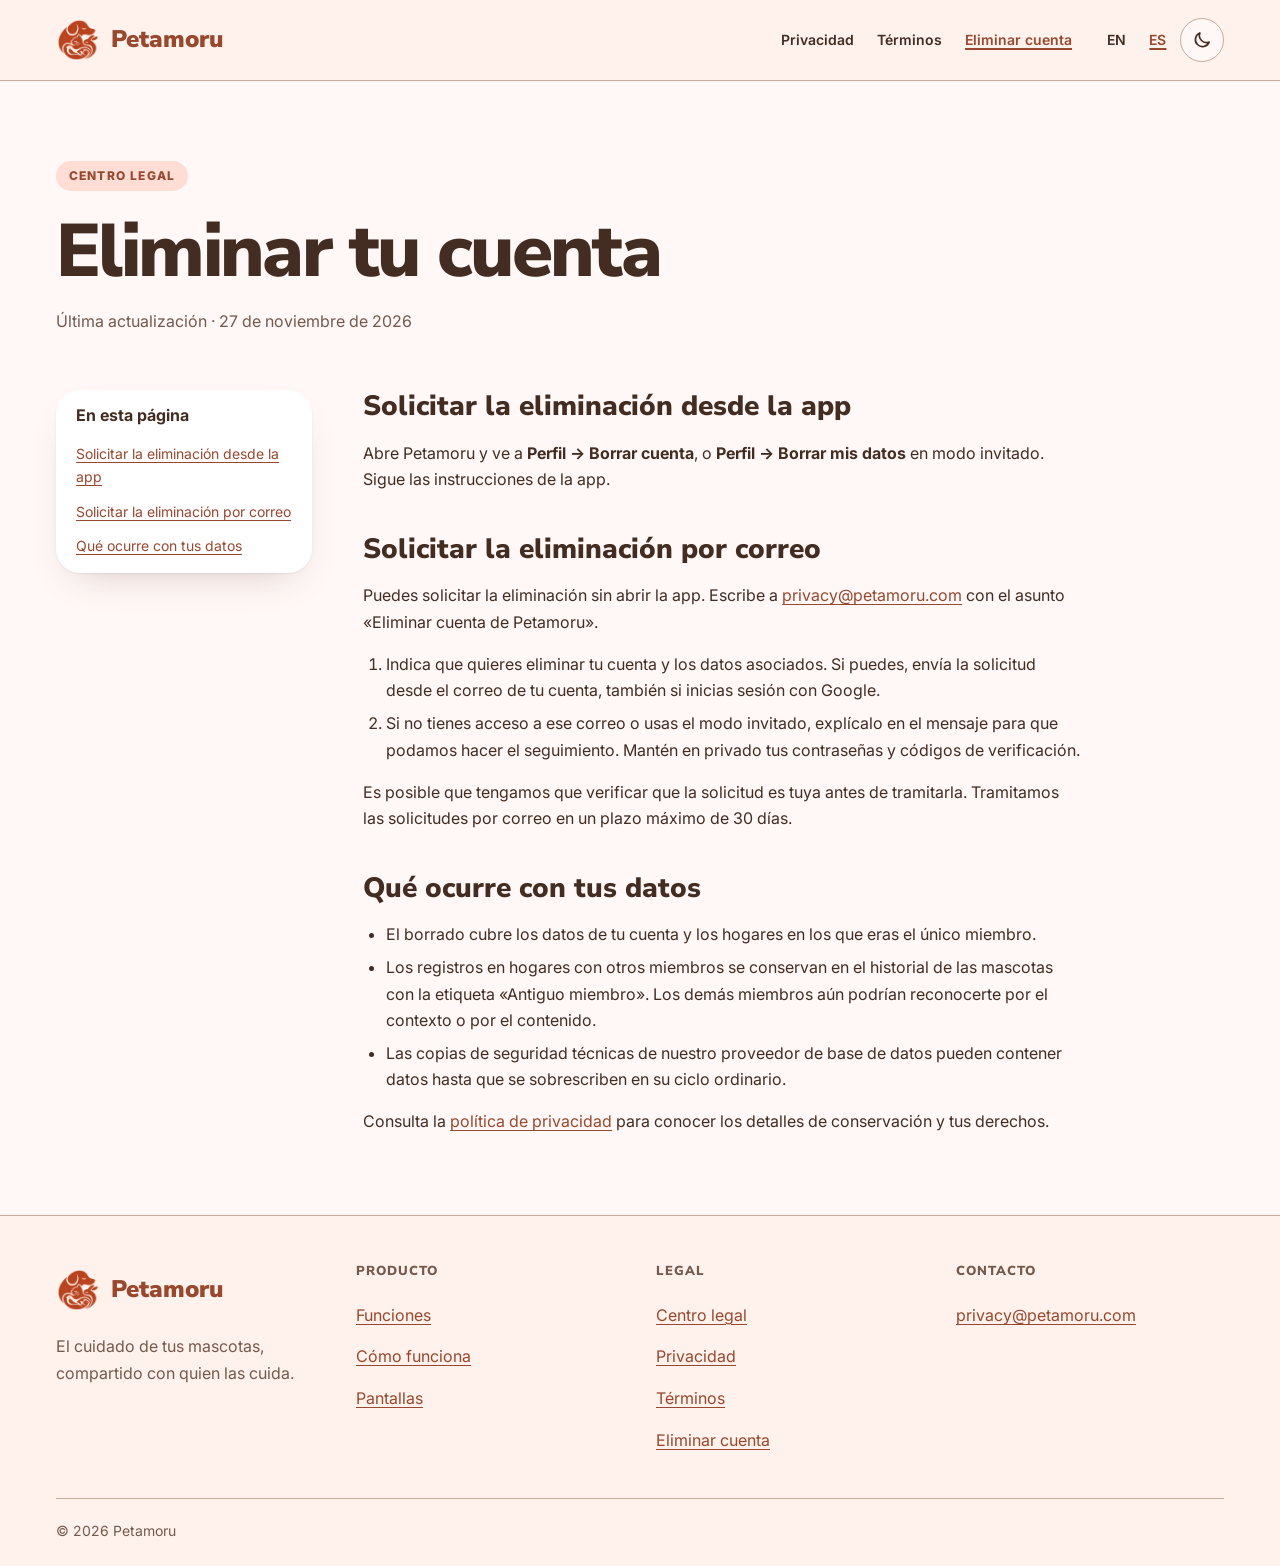
<file: es/delete-account.html>
<!doctype html>
<html lang="es">
<head>
  <meta charset="utf-8">
  <meta name="viewport" content="width=device-width, initial-scale=1">
  <meta name="color-scheme" content="light dark">
  <script>try{document.querySelector('meta[name="color-scheme"]').content=localStorage.getItem("color-scheme")??"light dark"}catch{}</script>
  <meta name="description" content="Cómo solicitar la eliminación de tu cuenta de Petamoru desde la app o por correo y qué ocurre con tus datos.">
  <title>Eliminar tu cuenta · Petamoru</title>
  <link rel="canonical" href="https://petamoru.com/es/delete-account">
  <link rel="alternate" hreflang="en" href="https://petamoru.com/delete-account">
  <link rel="alternate" hreflang="es" href="https://petamoru.com/es/delete-account">
  <link rel="alternate" hreflang="x-default" href="https://petamoru.com/delete-account">
  <link rel="icon" type="image/png" href="/img/favicon.png">
  <link rel="apple-touch-icon" href="/img/apple-touch-icon.png">
  <link rel="stylesheet" href="/style.css">
  <script type="module" src="/theme.js"></script>
</head>
<body>
  <a class="skip-link" href="#main">Saltar al contenido</a>
  <header class="site-header">
    <div class="shell header-layout">
      <a class="brand" href="/es/"><img class="only-light" src="/img/logo.png" alt="" width="44" height="44"><img class="only-dark" src="/img/logo-dark.png" alt="" width="44" height="44"><span class="brand-text"><span class="brand-name">Petamoru</span></span></a>
      <nav class="site-nav" aria-label="Documentos legales">
        <a href="/es/privacy">Privacidad</a>
        <a href="/es/terms">Términos</a>
        <a href="/es/delete-account" aria-current="page">Eliminar cuenta</a>
      </nav>
      <div class="header-tools">
        <nav class="languages" aria-label="Idioma">
          <a href="/delete-account" lang="en" hreflang="en" aria-label="English">EN</a>
          <a href="/es/delete-account" lang="es" hreflang="es" aria-label="Español" aria-current="page">ES</a>
        </nav>
        <button type="button" class="theme-toggle"><svg class="only-light" viewBox="0 0 24 24" fill="none" stroke="currentColor" stroke-width="2" stroke-linecap="round" stroke-linejoin="round" aria-hidden="true"><path d="M20.5 14.5A8.5 8.5 0 0 1 9.5 3.5a8.5 8.5 0 1 0 11 11Z"/></svg><svg class="only-dark" viewBox="0 0 24 24" fill="none" stroke="currentColor" stroke-width="2" stroke-linecap="round" aria-hidden="true"><circle cx="12" cy="12" r="4"/><path d="M12 2v2M12 20v2M4.9 4.9l1.4 1.4M17.7 17.7l1.4 1.4M2 12h2M20 12h2M4.9 19.1l1.4-1.4M17.7 6.3l1.4-1.4"/></svg><span class="visually-hidden only-light">Cambiar a tema oscuro</span><span class="visually-hidden only-dark">Cambiar a tema claro</span></button>
      </div>
    </div>
  </header>

  <main id="main" class="shell" tabindex="-1">
    <div class="page-heading">
      <a class="kicker" href="/es/legal">Centro legal</a>
      <h1>Eliminar tu cuenta</h1>
      <p>Última actualización · <time datetime="2026-11-27">27 de noviembre de 2026</time></p>
    </div>
    <div class="document-layout">
      <aside class="page-index">
        <div class="desktop-index">
          <p>En esta página</p>
          <nav aria-label="En esta página">
            <ul>
              <li><a href="#in-the-app">Solicitar la eliminación desde la app</a></li>
              <li><a href="#by-email">Solicitar la eliminación por correo</a></li>
              <li><a href="#your-data">Qué ocurre con tus datos</a></li>
            </ul>
          </nav>
        </div>
        <details class="mobile-index">
          <summary>En esta página</summary>
          <nav aria-label="En esta página">
            <ul>
              <li><a href="#in-the-app">Solicitar la eliminación desde la app</a></li>
              <li><a href="#by-email">Solicitar la eliminación por correo</a></li>
              <li><a href="#your-data">Qué ocurre con tus datos</a></li>
            </ul>
          </nav>
        </details>
      </aside>
      <article class="document">
        <h2 id="in-the-app">Solicitar la eliminación desde la app</h2>
        <p>Abre Petamoru y ve a <strong>Perfil → Borrar cuenta</strong>, o <strong>Perfil → Borrar mis datos</strong> en modo invitado. Sigue las instrucciones de la app.</p>

        <h2 id="by-email">Solicitar la eliminación por correo</h2>
        <p>Puedes solicitar la eliminación sin abrir la app. Escribe a <a href="mailto:privacy@petamoru.com?subject=Eliminar%20cuenta%20de%20Petamoru">privacy@petamoru.com</a> con el asunto «Eliminar cuenta de Petamoru».</p>
        <ol>
          <li>Indica que quieres eliminar tu cuenta y los datos asociados. Si puedes, envía la solicitud desde el correo de tu cuenta, también si inicias sesión con Google.</li>
          <li>Si no tienes acceso a ese correo o usas el modo invitado, explícalo en el mensaje para que podamos hacer el seguimiento. Mantén en privado tus contraseñas y códigos de verificación.</li>
        </ol>
        <p>Es posible que tengamos que verificar que la solicitud es tuya antes de tramitarla. Tramitamos las solicitudes por correo en un plazo máximo de 30 días.</p>

        <h2 id="your-data">Qué ocurre con tus datos</h2>
        <ul>
          <li>El borrado cubre los datos de tu cuenta y los hogares en los que eras el único miembro.</li>
          <li>Los registros en hogares con otros miembros se conservan en el historial de las mascotas con la etiqueta «Antiguo miembro». Los demás miembros aún podrían reconocerte por el contexto o por el contenido.</li>
          <li>Las copias de seguridad técnicas de nuestro proveedor de base de datos pueden contener datos hasta que se sobrescriben en su ciclo ordinario.</li>
        </ul>
        <p>Consulta la <a href="/es/privacy#retention">política de privacidad</a> para conocer los detalles de conservación y tus derechos.</p>
      </article>
    </div>
  </main>

  <footer class="site-footer landing-footer">
    <div class="shell footer-grid">
      <div class="footer-brand">
        <a class="brand" href="/es/"><img class="only-light" src="/img/logo.png" alt="" width="44" height="44"><img class="only-dark" src="/img/logo-dark.png" alt="" width="44" height="44"><span class="brand-text"><span class="brand-name">Petamoru</span></span></a>
        <p>El cuidado de tus mascotas, compartido con quien las cuida.</p>
      </div>
      <nav aria-labelledby="footer-product">
        <h2 id="footer-product">Producto</h2>
        <a href="/es/#features">Funciones</a>
        <a href="/es/#how-it-works">Cómo funciona</a>
        <a href="/es/#screens">Pantallas</a>
      </nav>
      <nav aria-labelledby="footer-legal">
        <h2 id="footer-legal">Legal</h2>
        <a href="/es/legal">Centro legal</a>
        <a href="/es/privacy">Privacidad</a>
        <a href="/es/terms">Términos</a>
        <a href="/es/delete-account">Eliminar cuenta</a>
      </nav>
      <div>
        <h2>Contacto</h2>
        <a href="mailto:privacy@petamoru.com">privacy@petamoru.com</a>
      </div>
    </div>
    <p class="shell footer-note">© 2026 Petamoru</p>
  </footer>
</body>
</html>
</file>
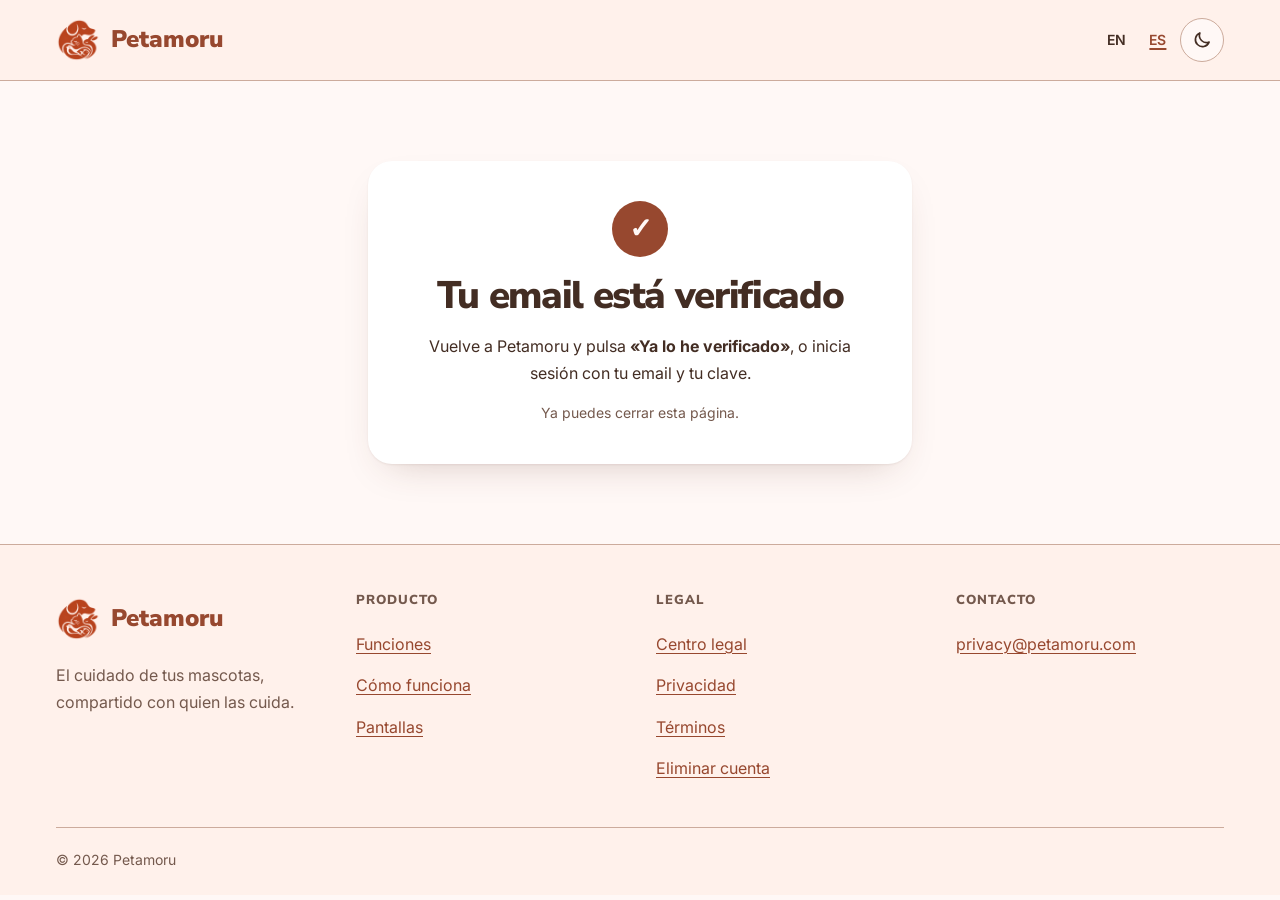
<file: es/email-confirmed.html>
<!doctype html>
<html lang="es">
<head>
  <meta charset="utf-8">
  <meta name="viewport" content="width=device-width, initial-scale=1">
  <meta name="color-scheme" content="light dark">
  <script>try{document.querySelector('meta[name="color-scheme"]').content=localStorage.getItem("color-scheme")??"light dark"}catch{}</script>
  <meta name="robots" content="noindex">
  <title>Email verificado · Petamoru</title>
  <link rel="icon" type="image/png" href="/img/favicon.png">
  <link rel="apple-touch-icon" href="/img/apple-touch-icon.png">
  <link rel="stylesheet" href="/style.css">
  <script type="module" src="/theme.js"></script>
  <script src="/email-confirmed.js" defer></script>
</head>
<body>
  <a class="skip-link" href="#main">Saltar al contenido</a>
  <header class="site-header">
    <div class="shell header-layout header-simple">
      <a class="brand" href="/es/"><img class="only-light" src="/img/logo.png" alt="" width="44" height="44"><img class="only-dark" src="/img/logo-dark.png" alt="" width="44" height="44"><span class="brand-text"><span class="brand-name">Petamoru</span></span></a>
      <div class="header-tools">
        <nav class="languages" aria-label="Idioma">
          <a href="/email-confirmed?lang=en" lang="en" hreflang="en" aria-label="English">EN</a>
          <a href="/es/email-confirmed" lang="es" hreflang="es" aria-label="Español" aria-current="page">ES</a>
        </nav>
        <button type="button" class="theme-toggle"><svg class="only-light" viewBox="0 0 24 24" fill="none" stroke="currentColor" stroke-width="2" stroke-linecap="round" stroke-linejoin="round" aria-hidden="true"><path d="M20.5 14.5A8.5 8.5 0 0 1 9.5 3.5a8.5 8.5 0 1 0 11 11Z"/></svg><svg class="only-dark" viewBox="0 0 24 24" fill="none" stroke="currentColor" stroke-width="2" stroke-linecap="round" aria-hidden="true"><circle cx="12" cy="12" r="4"/><path d="M12 2v2M12 20v2M4.9 4.9l1.4 1.4M17.7 17.7l1.4 1.4M2 12h2M20 12h2M4.9 19.1l1.4-1.4M17.7 6.3l1.4-1.4"/></svg><span class="visually-hidden only-light">Cambiar a tema oscuro</span><span class="visually-hidden only-dark">Cambiar a tema claro</span></button>
      </div>
    </div>
  </header>

  <main id="main" class="shell status-page" tabindex="-1">
    <section id="confirmed" class="status-card">
      <span class="status-icon" aria-hidden="true">✓</span>
      <h1>Tu email está verificado</h1>
      <p>Vuelve a Petamoru y pulsa <strong>«Ya lo he verificado»</strong>, o inicia sesión con tu email y tu clave.</p>
      <p class="status-note">Ya puedes cerrar esta página.</p>
    </section>
    <section id="link-failed" class="status-card" hidden>
      <span class="status-icon warning" aria-hidden="true">!</span>
      <h1>Este enlace ya no funciona</h1>
      <p>Ha caducado o ya se ha usado. Si ya verificaste tu email, inicia sesión en Petamoru.</p>
      <p>Si no, abre Petamoru y pulsa <strong>«Reenviar email»</strong> para recibir un enlace nuevo. Los enlaces valen durante una hora.</p>
    </section>
  </main>

  <footer class="site-footer landing-footer">
    <div class="shell footer-grid">
      <div class="footer-brand">
        <a class="brand" href="/es/"><img class="only-light" src="/img/logo.png" alt="" width="44" height="44"><img class="only-dark" src="/img/logo-dark.png" alt="" width="44" height="44"><span class="brand-text"><span class="brand-name">Petamoru</span></span></a>
        <p>El cuidado de tus mascotas, compartido con quien las cuida.</p>
      </div>
      <nav aria-labelledby="footer-product">
        <h2 id="footer-product">Producto</h2>
        <a href="/es/#features">Funciones</a>
        <a href="/es/#how-it-works">Cómo funciona</a>
        <a href="/es/#screens">Pantallas</a>
      </nav>
      <nav aria-labelledby="footer-legal">
        <h2 id="footer-legal">Legal</h2>
        <a href="/es/legal">Centro legal</a>
        <a href="/es/privacy">Privacidad</a>
        <a href="/es/terms">Términos</a>
        <a href="/es/delete-account">Eliminar cuenta</a>
      </nav>
      <div>
        <h2>Contacto</h2>
        <a href="mailto:privacy@petamoru.com">privacy@petamoru.com</a>
      </div>
    </div>
    <p class="shell footer-note">© 2026 Petamoru</p>
  </footer>
</body>
</html>
</file>
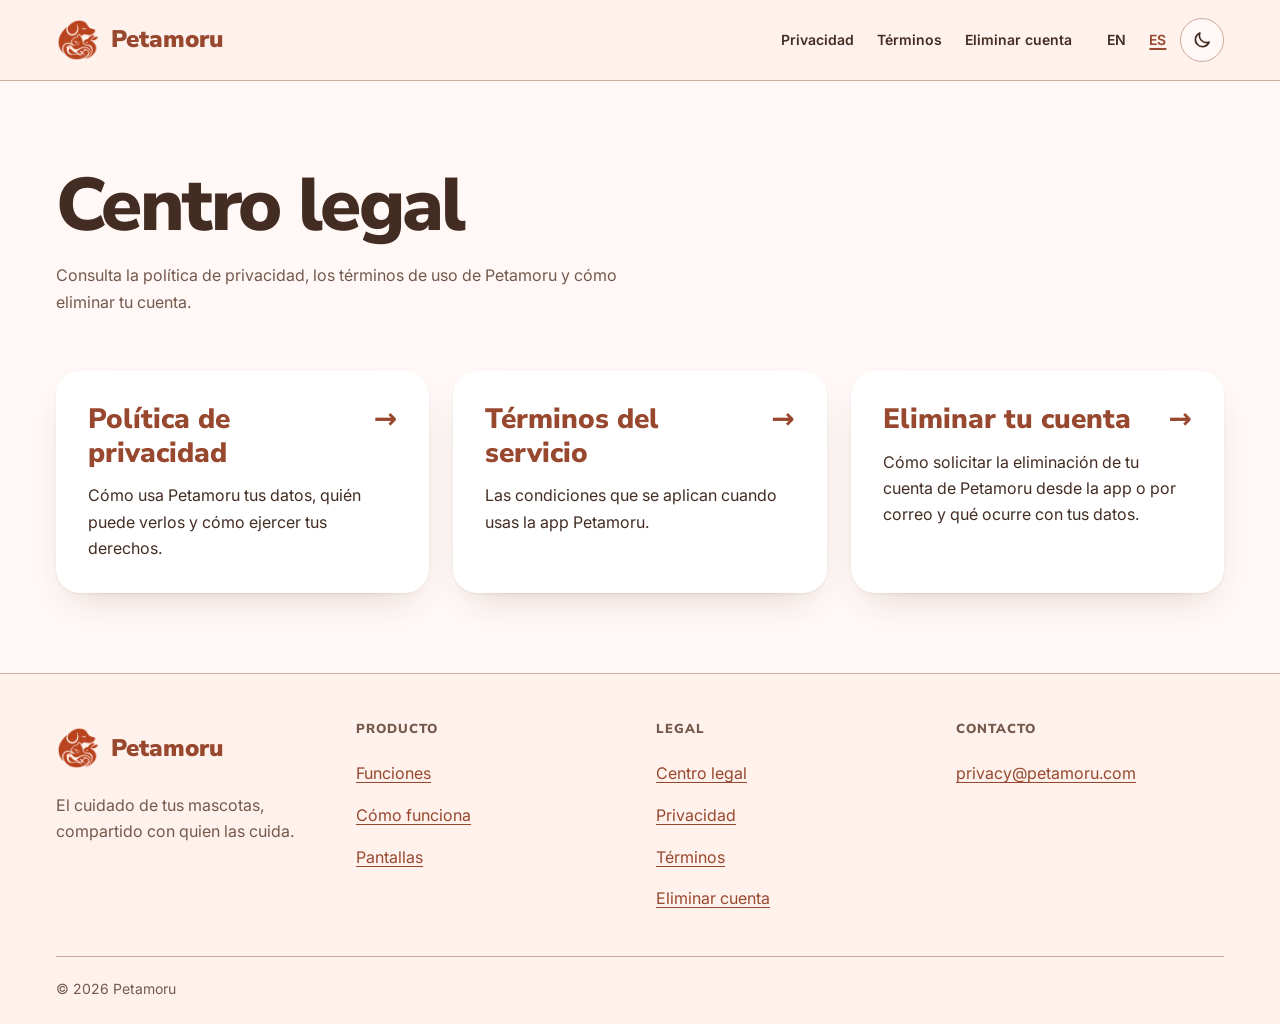
<file: es/legal.html>
<!doctype html>
<html lang="es">
<head>
  <meta charset="utf-8">
  <meta name="viewport" content="width=device-width, initial-scale=1">
  <meta name="color-scheme" content="light dark">
  <script>try{document.querySelector('meta[name="color-scheme"]').content=localStorage.getItem("color-scheme")??"light dark"}catch{}</script>
  <meta name="description" content="Consulta la política de privacidad, los términos de uso de Petamoru y cómo eliminar tu cuenta.">
  <title>Centro legal · Petamoru</title>
  <link rel="canonical" href="https://petamoru.com/es/legal">
  <link rel="alternate" hreflang="en" href="https://petamoru.com/legal">
  <link rel="alternate" hreflang="es" href="https://petamoru.com/es/legal">
  <link rel="alternate" hreflang="x-default" href="https://petamoru.com/legal">
  <link rel="icon" type="image/png" href="/img/favicon.png">
  <link rel="apple-touch-icon" href="/img/apple-touch-icon.png">
  <link rel="stylesheet" href="/style.css">
  <script type="module" src="/theme.js"></script>
</head>
<body>
  <a class="skip-link" href="#main">Saltar al contenido</a>
  <header class="site-header">
    <div class="shell header-layout">
      <a class="brand" href="/es/"><img class="only-light" src="/img/logo.png" alt="" width="44" height="44"><img class="only-dark" src="/img/logo-dark.png" alt="" width="44" height="44"><span class="brand-text"><span class="brand-name">Petamoru</span></span></a>
      <nav class="site-nav" aria-label="Documentos legales">
        <a href="/es/privacy">Privacidad</a>
        <a href="/es/terms">Términos</a>
        <a href="/es/delete-account">Eliminar cuenta</a>
      </nav>
      <div class="header-tools">
        <nav class="languages" aria-label="Idioma">
          <a href="/legal" lang="en" hreflang="en" aria-label="English">EN</a>
          <a href="/es/legal" lang="es" hreflang="es" aria-label="Español" aria-current="page">ES</a>
        </nav>
        <button type="button" class="theme-toggle"><svg class="only-light" viewBox="0 0 24 24" fill="none" stroke="currentColor" stroke-width="2" stroke-linecap="round" stroke-linejoin="round" aria-hidden="true"><path d="M20.5 14.5A8.5 8.5 0 0 1 9.5 3.5a8.5 8.5 0 1 0 11 11Z"/></svg><svg class="only-dark" viewBox="0 0 24 24" fill="none" stroke="currentColor" stroke-width="2" stroke-linecap="round" aria-hidden="true"><circle cx="12" cy="12" r="4"/><path d="M12 2v2M12 20v2M4.9 4.9l1.4 1.4M17.7 17.7l1.4 1.4M2 12h2M20 12h2M4.9 19.1l1.4-1.4M17.7 6.3l1.4-1.4"/></svg><span class="visually-hidden only-light">Cambiar a tema oscuro</span><span class="visually-hidden only-dark">Cambiar a tema claro</span></button>
      </div>
    </div>
  </header>

  <main id="main" class="shell" tabindex="-1">
    <div class="page-heading">
      <h1>Centro legal</h1>
      <p>Consulta la política de privacidad, los términos de uso de Petamoru y cómo eliminar tu cuenta.</p>
    </div>
    <ul class="document-cards">
      <li>
        <a class="document-card" href="/es/privacy">
          <h2>Política de privacidad <span aria-hidden="true">→</span></h2>
          <p>Cómo usa Petamoru tus datos, quién puede verlos y cómo ejercer tus derechos.</p>
        </a>
      </li>
      <li>
        <a class="document-card" href="/es/terms">
          <h2>Términos del servicio <span aria-hidden="true">→</span></h2>
          <p>Las condiciones que se aplican cuando usas la app Petamoru.</p>
        </a>
      </li>
      <li>
        <a class="document-card" href="/es/delete-account">
          <h2>Eliminar tu cuenta <span aria-hidden="true">→</span></h2>
          <p>Cómo solicitar la eliminación de tu cuenta de Petamoru desde la app o por correo y qué ocurre con tus datos.</p>
        </a>
      </li>
    </ul>
  </main>

  <footer class="site-footer landing-footer">
    <div class="shell footer-grid">
      <div class="footer-brand">
        <a class="brand" href="/es/"><img class="only-light" src="/img/logo.png" alt="" width="44" height="44"><img class="only-dark" src="/img/logo-dark.png" alt="" width="44" height="44"><span class="brand-text"><span class="brand-name">Petamoru</span></span></a>
        <p>El cuidado de tus mascotas, compartido con quien las cuida.</p>
      </div>
      <nav aria-labelledby="footer-product">
        <h2 id="footer-product">Producto</h2>
        <a href="/es/#features">Funciones</a>
        <a href="/es/#how-it-works">Cómo funciona</a>
        <a href="/es/#screens">Pantallas</a>
      </nav>
      <nav aria-labelledby="footer-legal">
        <h2 id="footer-legal">Legal</h2>
        <a href="/es/legal">Centro legal</a>
        <a href="/es/privacy">Privacidad</a>
        <a href="/es/terms">Términos</a>
        <a href="/es/delete-account">Eliminar cuenta</a>
      </nav>
      <div>
        <h2>Contacto</h2>
        <a href="mailto:privacy@petamoru.com">privacy@petamoru.com</a>
      </div>
    </div>
    <p class="shell footer-note">© 2026 Petamoru</p>
  </footer>
</body>
</html>
</file>
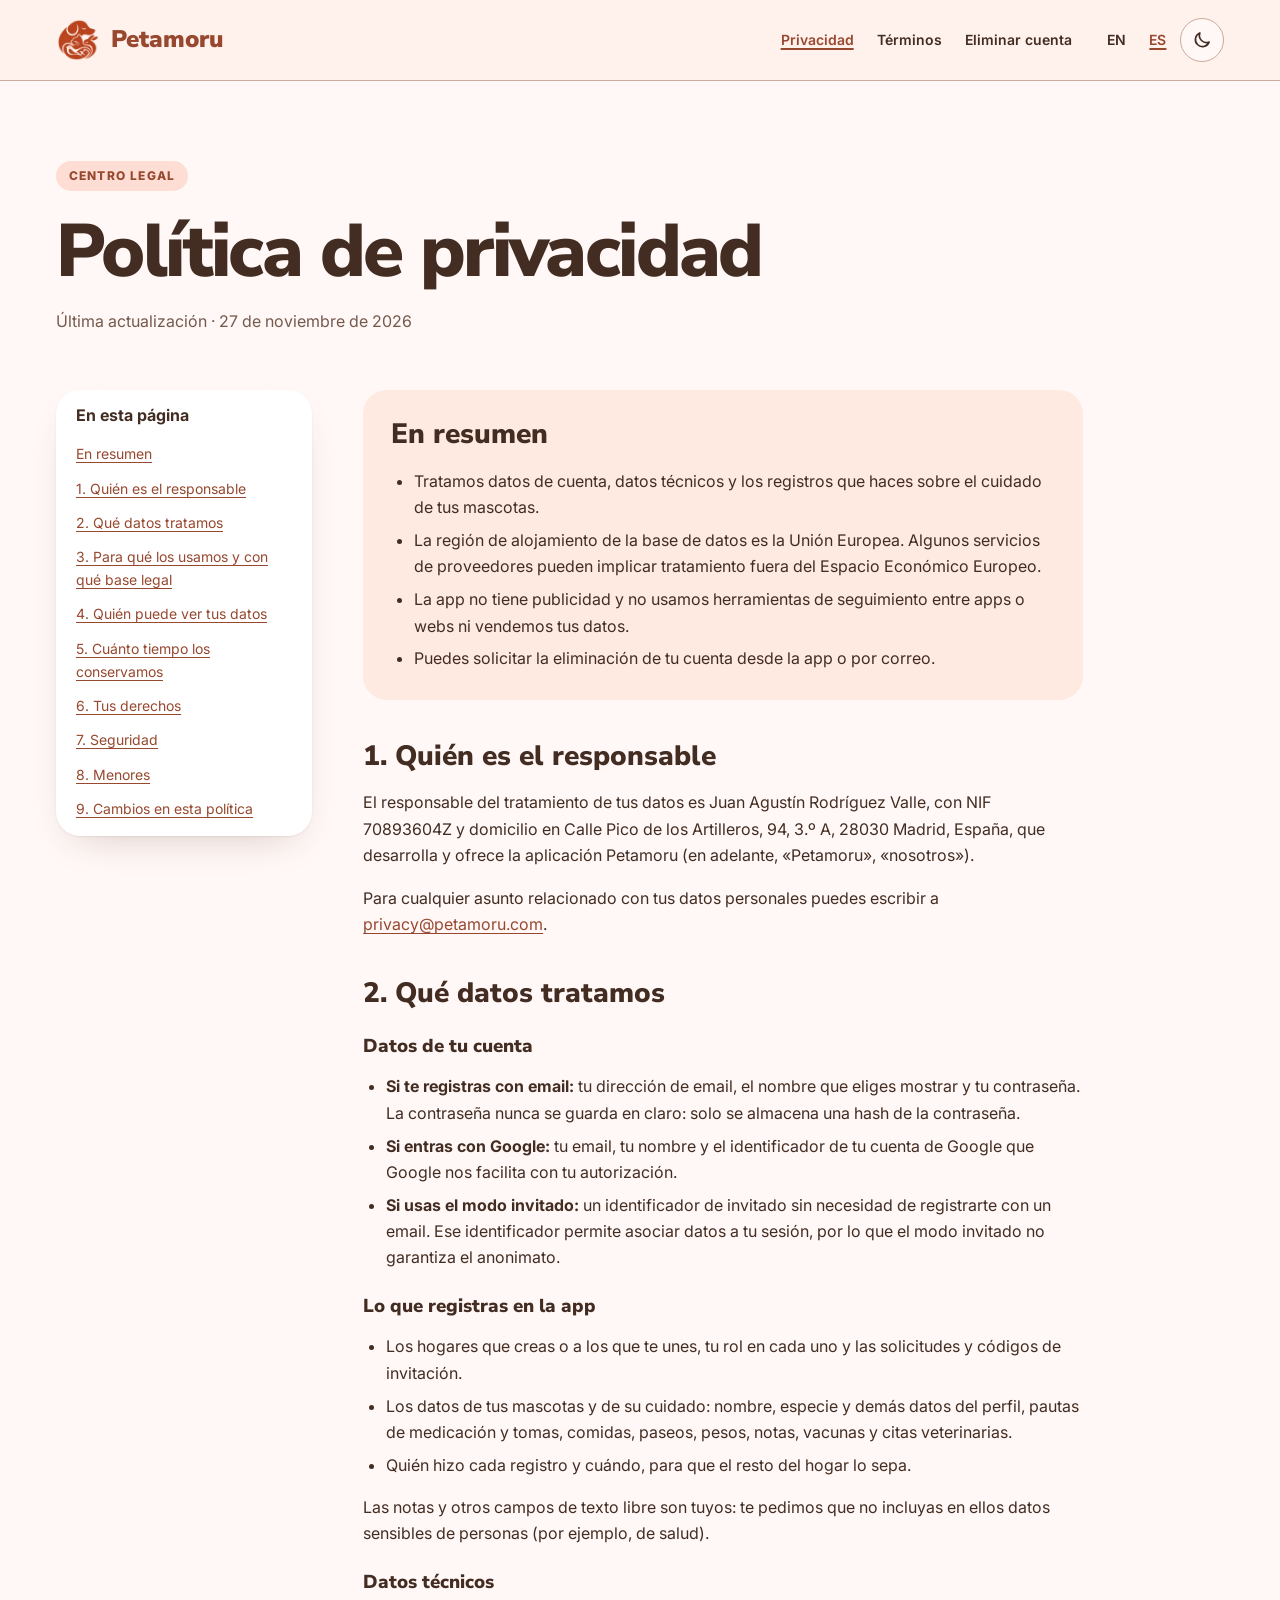
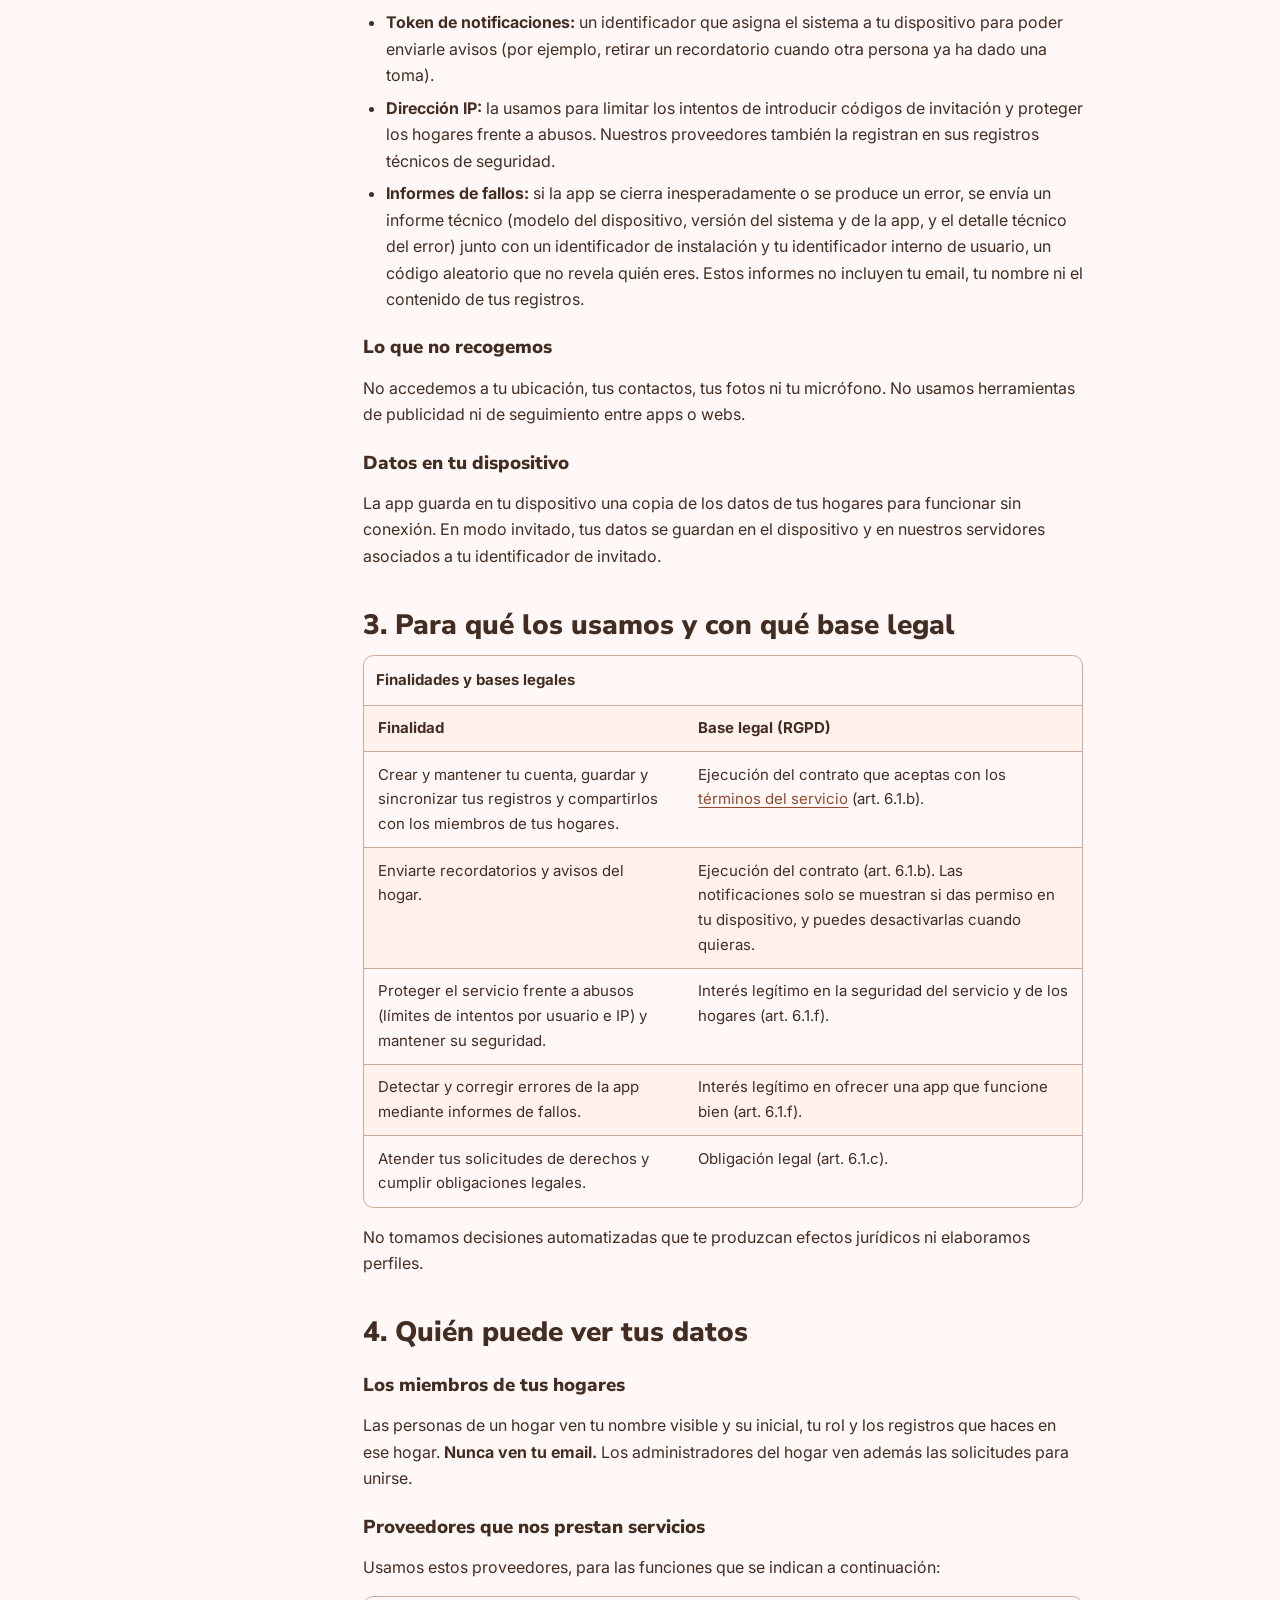
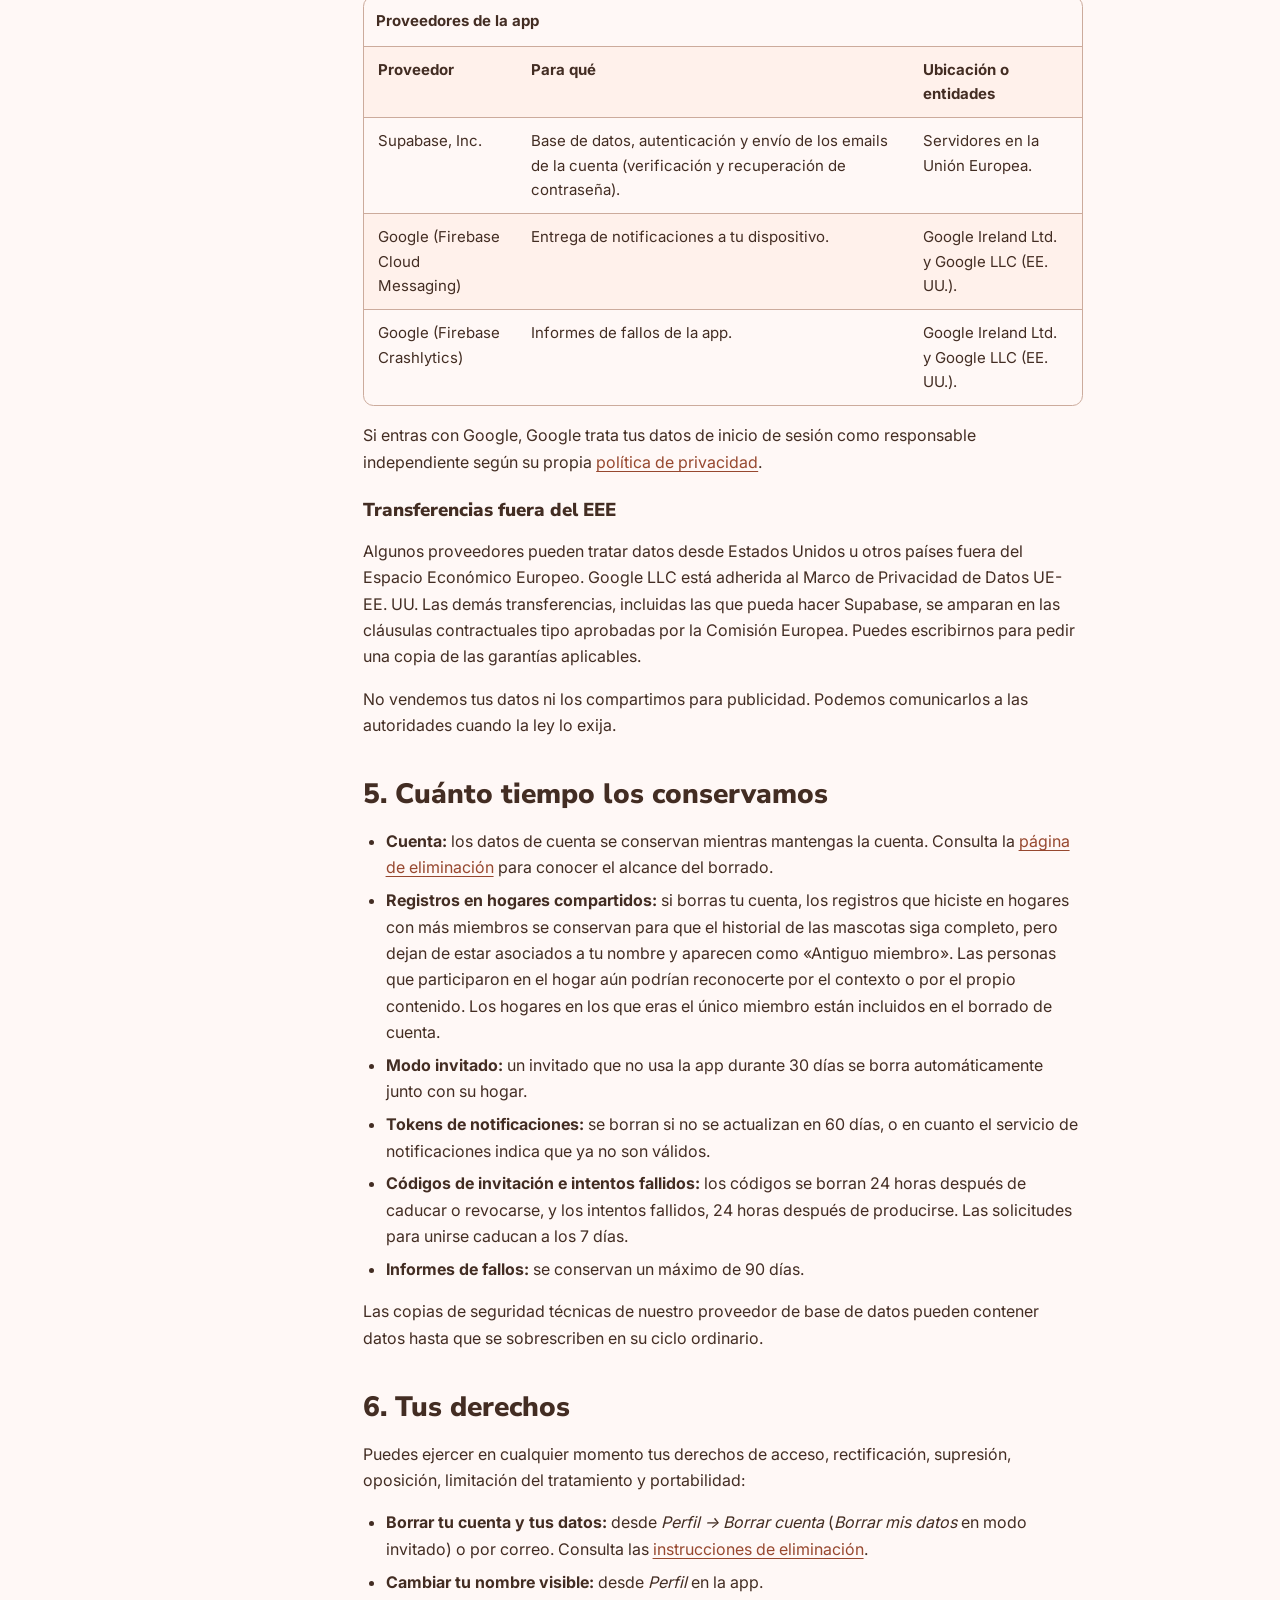
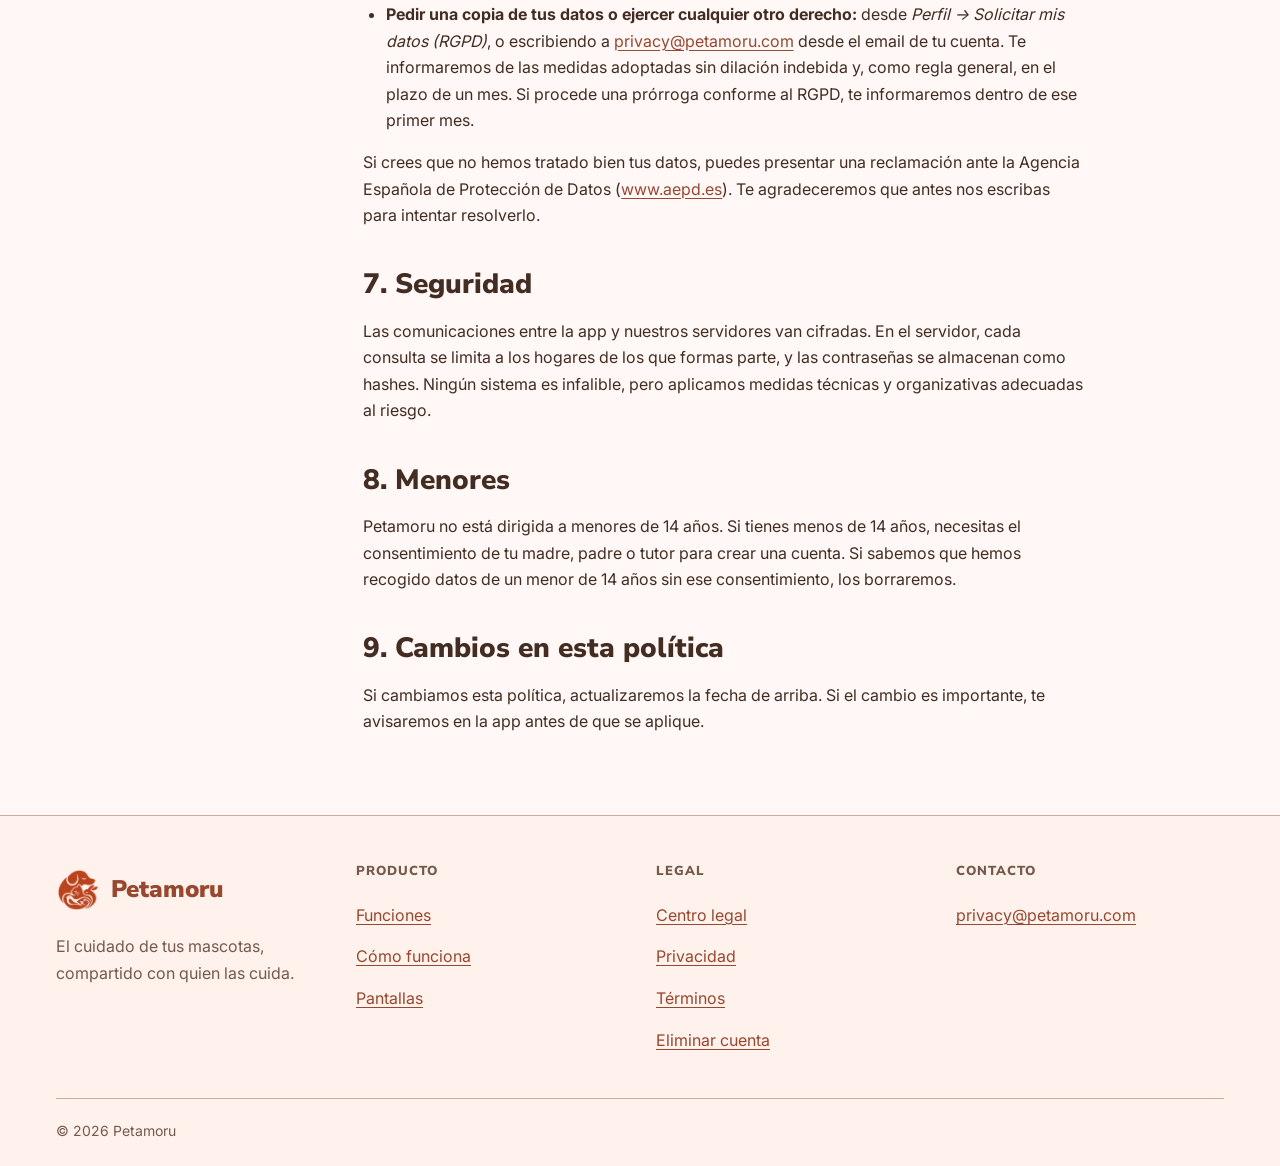
<file: es/privacy.html>
<!doctype html>
<html lang="es">
<head>
  <meta charset="utf-8">
  <meta name="viewport" content="width=device-width, initial-scale=1">
  <meta name="color-scheme" content="light dark">
  <script>try{document.querySelector('meta[name="color-scheme"]').content=localStorage.getItem("color-scheme")??"light dark"}catch{}</script>
  <meta name="description" content="Cómo usa Petamoru tus datos, quién puede verlos y cómo ejercer tus derechos.">
  <title>Política de privacidad · Petamoru</title>
  <link rel="canonical" href="https://petamoru.com/es/privacy">
  <link rel="alternate" hreflang="en" href="https://petamoru.com/privacy">
  <link rel="alternate" hreflang="es" href="https://petamoru.com/es/privacy">
  <link rel="alternate" hreflang="x-default" href="https://petamoru.com/privacy">
  <link rel="icon" type="image/png" href="/img/favicon.png">
  <link rel="apple-touch-icon" href="/img/apple-touch-icon.png">
  <link rel="stylesheet" href="/style.css">
  <script type="module" src="/theme.js"></script>
</head>
<body>
  <a class="skip-link" href="#main">Saltar al contenido</a>
  <header class="site-header">
    <div class="shell header-layout">
      <a class="brand" href="/es/"><img class="only-light" src="/img/logo.png" alt="" width="44" height="44"><img class="only-dark" src="/img/logo-dark.png" alt="" width="44" height="44"><span class="brand-text"><span class="brand-name">Petamoru</span></span></a>
      <nav class="site-nav" aria-label="Documentos legales">
        <a href="/es/privacy" aria-current="page">Privacidad</a>
        <a href="/es/terms">Términos</a>
        <a href="/es/delete-account">Eliminar cuenta</a>
      </nav>
      <div class="header-tools">
        <nav class="languages" aria-label="Idioma">
          <a href="/privacy" lang="en" hreflang="en" aria-label="English">EN</a>
          <a href="/es/privacy" lang="es" hreflang="es" aria-label="Español" aria-current="page">ES</a>
        </nav>
        <button type="button" class="theme-toggle"><svg class="only-light" viewBox="0 0 24 24" fill="none" stroke="currentColor" stroke-width="2" stroke-linecap="round" stroke-linejoin="round" aria-hidden="true"><path d="M20.5 14.5A8.5 8.5 0 0 1 9.5 3.5a8.5 8.5 0 1 0 11 11Z"/></svg><svg class="only-dark" viewBox="0 0 24 24" fill="none" stroke="currentColor" stroke-width="2" stroke-linecap="round" aria-hidden="true"><circle cx="12" cy="12" r="4"/><path d="M12 2v2M12 20v2M4.9 4.9l1.4 1.4M17.7 17.7l1.4 1.4M2 12h2M20 12h2M4.9 19.1l1.4-1.4M17.7 6.3l1.4-1.4"/></svg><span class="visually-hidden only-light">Cambiar a tema oscuro</span><span class="visually-hidden only-dark">Cambiar a tema claro</span></button>
      </div>
    </div>
  </header>

  <main id="main" class="shell" tabindex="-1">
    <div class="page-heading">
      <a class="kicker" href="/es/legal">Centro legal</a>
      <h1>Política de privacidad</h1>
      <p>Última actualización · <time datetime="2026-11-27">27 de noviembre de 2026</time></p>
    </div>
    <div class="document-layout">
      <aside class="page-index">
        <div class="desktop-index">
          <p>En esta página</p>
          <nav aria-label="En esta página">
            <ul>
              <li><a href="#summary">En resumen</a></li>
              <li><a href="#controller">1. Quién es el responsable</a></li>
              <li><a href="#data">2. Qué datos tratamos</a></li>
              <li><a href="#purposes">3. Para qué los usamos y con qué base legal</a></li>
              <li><a href="#recipients">4. Quién puede ver tus datos</a></li>
              <li><a href="#retention">5. Cuánto tiempo los conservamos</a></li>
              <li><a href="#rights">6. Tus derechos</a></li>
              <li><a href="#security">7. Seguridad</a></li>
              <li><a href="#children">8. Menores</a></li>
              <li><a href="#changes">9. Cambios en esta política</a></li>
            </ul>
          </nav>
        </div>
        <details class="mobile-index">
          <summary>En esta página</summary>
          <nav aria-label="En esta página">
            <ul>
              <li><a href="#summary">En resumen</a></li>
              <li><a href="#controller">1. Quién es el responsable</a></li>
              <li><a href="#data">2. Qué datos tratamos</a></li>
              <li><a href="#purposes">3. Para qué los usamos y con qué base legal</a></li>
              <li><a href="#recipients">4. Quién puede ver tus datos</a></li>
              <li><a href="#retention">5. Cuánto tiempo los conservamos</a></li>
              <li><a href="#rights">6. Tus derechos</a></li>
              <li><a href="#security">7. Seguridad</a></li>
              <li><a href="#children">8. Menores</a></li>
              <li><a href="#changes">9. Cambios en esta política</a></li>
            </ul>
          </nav>
        </details>
      </aside>
      <article class="document">
        <div class="summary">
          <h2 id="summary">En resumen</h2>
          <ul>
            <li>Tratamos datos de cuenta, datos técnicos y los registros que haces sobre el cuidado de tus mascotas.</li>
            <li>La región de alojamiento de la base de datos es la Unión Europea. Algunos servicios de proveedores pueden implicar tratamiento fuera del Espacio Económico Europeo.</li>
            <li>La app no tiene publicidad y no usamos herramientas de seguimiento entre apps o webs ni vendemos tus datos.</li>
            <li>Puedes solicitar la eliminación de tu cuenta desde la app o por correo.</li>
          </ul>
        </div>

        <h2 id="controller">1. Quién es el responsable</h2>
        <p>El responsable del tratamiento de tus datos es Juan Agustín Rodríguez Valle, con NIF 70893604Z y domicilio en Calle Pico de los Artilleros, 94, 3.º A, 28030 Madrid, España, que desarrolla y ofrece la aplicación Petamoru (en adelante, «Petamoru», «nosotros»).</p>
        <p>Para cualquier asunto relacionado con tus datos personales puedes escribir a <a href="mailto:privacy@petamoru.com">privacy@petamoru.com</a>.</p>

        <h2 id="data">2. Qué datos tratamos</h2>

        <h3>Datos de tu cuenta</h3>
        <ul>
          <li><strong>Si te registras con email:</strong> tu dirección de email, el nombre que eliges mostrar y tu contraseña. La contraseña nunca se guarda en claro: solo se almacena una hash de la contraseña.</li>
          <li><strong>Si entras con Google:</strong> tu email, tu nombre y el identificador de tu cuenta de Google que Google nos facilita con tu autorización.</li>
          <li><strong>Si usas el modo invitado:</strong> un identificador de invitado sin necesidad de registrarte con un email. Ese identificador permite asociar datos a tu sesión, por lo que el modo invitado no garantiza el anonimato.</li>
        </ul>

        <h3>Lo que registras en la app</h3>
        <ul>
          <li>Los hogares que creas o a los que te unes, tu rol en cada uno y las solicitudes y códigos de invitación.</li>
          <li>Los datos de tus mascotas y de su cuidado: nombre, especie y demás datos del perfil, pautas de medicación y tomas, comidas, paseos, pesos, notas, vacunas y citas veterinarias.</li>
          <li>Quién hizo cada registro y cuándo, para que el resto del hogar lo sepa.</li>
        </ul>
        <p>Las notas y otros campos de texto libre son tuyos: te pedimos que no incluyas en ellos datos sensibles de personas (por ejemplo, de salud).</p>

        <h3>Datos técnicos</h3>
        <ul>
          <li><strong>Token de notificaciones:</strong> un identificador que asigna el sistema a tu dispositivo para poder enviarle avisos (por ejemplo, retirar un recordatorio cuando otra persona ya ha dado una toma).</li>
          <li><strong>Dirección IP:</strong> la usamos para limitar los intentos de introducir códigos de invitación y proteger los hogares frente a abusos. Nuestros proveedores también la registran en sus registros técnicos de seguridad.</li>
          <li><strong>Informes de fallos:</strong> si la app se cierra inesperadamente o se produce un error, se envía un informe técnico (modelo del dispositivo, versión del sistema y de la app, y el detalle técnico del error) junto con un identificador de instalación y tu identificador interno de usuario, un código aleatorio que no revela quién eres. Estos informes no incluyen tu email, tu nombre ni el contenido de tus registros.</li>
        </ul>

        <h3>Lo que no recogemos</h3>
        <p>No accedemos a tu ubicación, tus contactos, tus fotos ni tu micrófono. No usamos herramientas de publicidad ni de seguimiento entre apps o webs.</p>

        <h3>Datos en tu dispositivo</h3>
        <p>La app guarda en tu dispositivo una copia de los datos de tus hogares para funcionar sin conexión. En modo invitado, tus datos se guardan en el dispositivo y en nuestros servidores asociados a tu identificador de invitado.</p>

        <h2 id="purposes">3. Para qué los usamos y con qué base legal</h2>
        <div class="table-wrap" role="region" aria-label="Finalidades y bases legales" tabindex="0">
          <table>
            <caption>Finalidades y bases legales</caption>
            <thead>
              <tr><th scope="col">Finalidad</th><th scope="col">Base legal (RGPD)</th></tr>
            </thead>
            <tbody>
              <tr><td>Crear y mantener tu cuenta, guardar y sincronizar tus registros y compartirlos con los miembros de tus hogares.</td><td>Ejecución del contrato que aceptas con los <a href="/es/terms">términos del servicio</a> (art. 6.1.b).</td></tr>
              <tr><td>Enviarte recordatorios y avisos del hogar.</td><td>Ejecución del contrato (art. 6.1.b). Las notificaciones solo se muestran si das permiso en tu dispositivo, y puedes desactivarlas cuando quieras.</td></tr>
              <tr><td>Proteger el servicio frente a abusos (límites de intentos por usuario e IP) y mantener su seguridad.</td><td>Interés legítimo en la seguridad del servicio y de los hogares (art. 6.1.f).</td></tr>
              <tr><td>Detectar y corregir errores de la app mediante informes de fallos.</td><td>Interés legítimo en ofrecer una app que funcione bien (art. 6.1.f).</td></tr>
              <tr><td>Atender tus solicitudes de derechos y cumplir obligaciones legales.</td><td>Obligación legal (art. 6.1.c).</td></tr>
            </tbody>
          </table>
        </div>
        <p>No tomamos decisiones automatizadas que te produzcan efectos jurídicos ni elaboramos perfiles.</p>

        <h2 id="recipients">4. Quién puede ver tus datos</h2>
        <h3>Los miembros de tus hogares</h3>
        <p>Las personas de un hogar ven tu nombre visible y su inicial, tu rol y los registros que haces en ese hogar. <strong>Nunca ven tu email.</strong> Los administradores del hogar ven además las solicitudes para unirse.</p>

        <h3>Proveedores que nos prestan servicios</h3>
        <p>Usamos estos proveedores, para las funciones que se indican a continuación:</p>
        <div class="table-wrap" role="region" aria-label="Proveedores de la app" tabindex="0">
          <table>
            <caption>Proveedores de la app</caption>
            <thead>
              <tr><th scope="col">Proveedor</th><th scope="col">Para qué</th><th scope="col">Ubicación o entidades</th></tr>
            </thead>
            <tbody>
              <tr><td>Supabase, Inc.</td><td>Base de datos, autenticación y envío de los emails de la cuenta (verificación y recuperación de contraseña).</td><td>Servidores en la Unión Europea.</td></tr>
              <tr><td>Google (Firebase Cloud Messaging)</td><td>Entrega de notificaciones a tu dispositivo.</td><td>Google Ireland Ltd. y Google LLC (EE. UU.).</td></tr>
              <tr><td>Google (Firebase Crashlytics)</td><td>Informes de fallos de la app.</td><td>Google Ireland Ltd. y Google LLC (EE. UU.).</td></tr>
            </tbody>
          </table>
        </div>
        <p>Si entras con Google, Google trata tus datos de inicio de sesión como responsable independiente según su propia <a href="https://policies.google.com/privacy?hl=es" rel="noopener">política de privacidad</a>.</p>

        <h3>Transferencias fuera del EEE</h3>
        <p>Algunos proveedores pueden tratar datos desde Estados Unidos u otros países fuera del Espacio Económico Europeo. Google LLC está adherida al Marco de Privacidad de Datos UE-EE. UU. Las demás transferencias, incluidas las que pueda hacer Supabase, se amparan en las cláusulas contractuales tipo aprobadas por la Comisión Europea. Puedes escribirnos para pedir una copia de las garantías aplicables.</p>

        <p>No vendemos tus datos ni los compartimos para publicidad. Podemos comunicarlos a las autoridades cuando la ley lo exija.</p>

        <h2 id="retention">5. Cuánto tiempo los conservamos</h2>
        <ul>
          <li><strong>Cuenta:</strong> los datos de cuenta se conservan mientras mantengas la cuenta. Consulta la <a href="/es/delete-account">página de eliminación</a> para conocer el alcance del borrado.</li>
          <li><strong>Registros en hogares compartidos:</strong> si borras tu cuenta, los registros que hiciste en hogares con más miembros se conservan para que el historial de las mascotas siga completo, pero dejan de estar asociados a tu nombre y aparecen como «Antiguo miembro». Las personas que participaron en el hogar aún podrían reconocerte por el contexto o por el propio contenido. Los hogares en los que eras el único miembro están incluidos en el borrado de cuenta.</li>
          <li><strong>Modo invitado:</strong> un invitado que no usa la app durante 30 días se borra automáticamente junto con su hogar.</li>
          <li><strong>Tokens de notificaciones:</strong> se borran si no se actualizan en 60 días, o en cuanto el servicio de notificaciones indica que ya no son válidos.</li>
          <li><strong>Códigos de invitación e intentos fallidos:</strong> los códigos se borran 24 horas después de caducar o revocarse, y los intentos fallidos, 24 horas después de producirse. Las solicitudes para unirse caducan a los 7 días.</li>
          <li><strong>Informes de fallos:</strong> se conservan un máximo de 90 días.</li>
        </ul>
        <p>Las copias de seguridad técnicas de nuestro proveedor de base de datos pueden contener datos hasta que se sobrescriben en su ciclo ordinario.</p>

        <h2 id="rights">6. Tus derechos</h2>
        <p>Puedes ejercer en cualquier momento tus derechos de acceso, rectificación, supresión, oposición, limitación del tratamiento y portabilidad:</p>
        <ul>
          <li><strong>Borrar tu cuenta y tus datos:</strong> desde <em>Perfil → Borrar cuenta</em> (<em>Borrar mis datos</em> en modo invitado) o por correo. Consulta las <a href="/es/delete-account">instrucciones de eliminación</a>.</li>
          <li><strong>Cambiar tu nombre visible:</strong> desde <em>Perfil</em> en la app.</li>
          <li><strong>Pedir una copia de tus datos o ejercer cualquier otro derecho:</strong> desde <em>Perfil → Solicitar mis datos (RGPD)</em>, o escribiendo a <a href="mailto:privacy@petamoru.com">privacy@petamoru.com</a> desde el email de tu cuenta. Te informaremos de las medidas adoptadas sin dilación indebida y, como regla general, en el plazo de un mes. Si procede una prórroga conforme al RGPD, te informaremos dentro de ese primer mes.</li>
        </ul>
        <p>Si crees que no hemos tratado bien tus datos, puedes presentar una reclamación ante la Agencia Española de Protección de Datos (<a href="https://www.aepd.es" rel="noopener">www.aepd.es</a>). Te agradeceremos que antes nos escribas para intentar resolverlo.</p>

        <h2 id="security">7. Seguridad</h2>
        <p>Las comunicaciones entre la app y nuestros servidores van cifradas. En el servidor, cada consulta se limita a los hogares de los que formas parte, y las contraseñas se almacenan como hashes. Ningún sistema es infalible, pero aplicamos medidas técnicas y organizativas adecuadas al riesgo.</p>

        <h2 id="children">8. Menores</h2>
        <p>Petamoru no está dirigida a menores de 14 años. Si tienes menos de 14 años, necesitas el consentimiento de tu madre, padre o tutor para crear una cuenta. Si sabemos que hemos recogido datos de un menor de 14 años sin ese consentimiento, los borraremos.</p>

        <h2 id="changes">9. Cambios en esta política</h2>
        <p>Si cambiamos esta política, actualizaremos la fecha de arriba. Si el cambio es importante, te avisaremos en la app antes de que se aplique.</p>
      </article>
    </div>
  </main>

  <footer class="site-footer landing-footer">
    <div class="shell footer-grid">
      <div class="footer-brand">
        <a class="brand" href="/es/"><img class="only-light" src="/img/logo.png" alt="" width="44" height="44"><img class="only-dark" src="/img/logo-dark.png" alt="" width="44" height="44"><span class="brand-text"><span class="brand-name">Petamoru</span></span></a>
        <p>El cuidado de tus mascotas, compartido con quien las cuida.</p>
      </div>
      <nav aria-labelledby="footer-product">
        <h2 id="footer-product">Producto</h2>
        <a href="/es/#features">Funciones</a>
        <a href="/es/#how-it-works">Cómo funciona</a>
        <a href="/es/#screens">Pantallas</a>
      </nav>
      <nav aria-labelledby="footer-legal">
        <h2 id="footer-legal">Legal</h2>
        <a href="/es/legal">Centro legal</a>
        <a href="/es/privacy">Privacidad</a>
        <a href="/es/terms">Términos</a>
        <a href="/es/delete-account">Eliminar cuenta</a>
      </nav>
      <div>
        <h2>Contacto</h2>
        <a href="mailto:privacy@petamoru.com">privacy@petamoru.com</a>
      </div>
    </div>
    <p class="shell footer-note">© 2026 Petamoru</p>
  </footer>
</body>
</html>
</file>
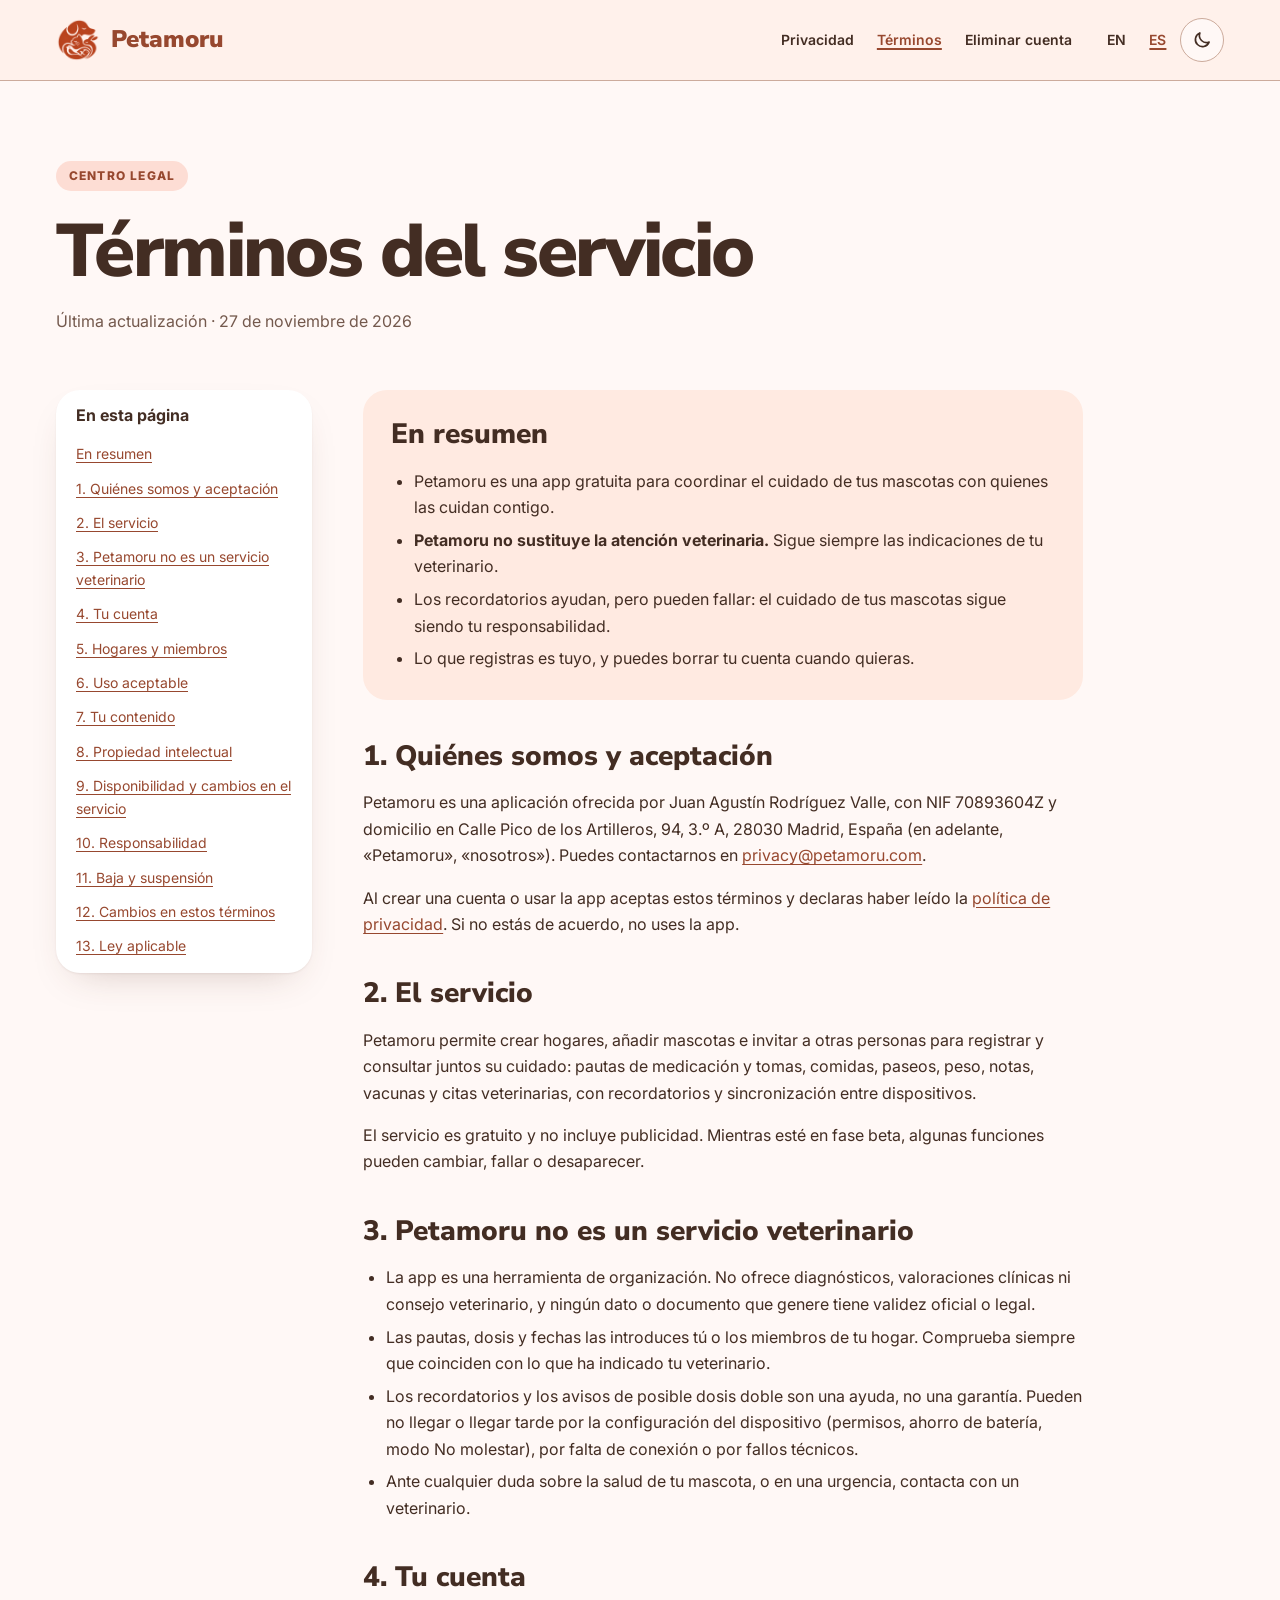
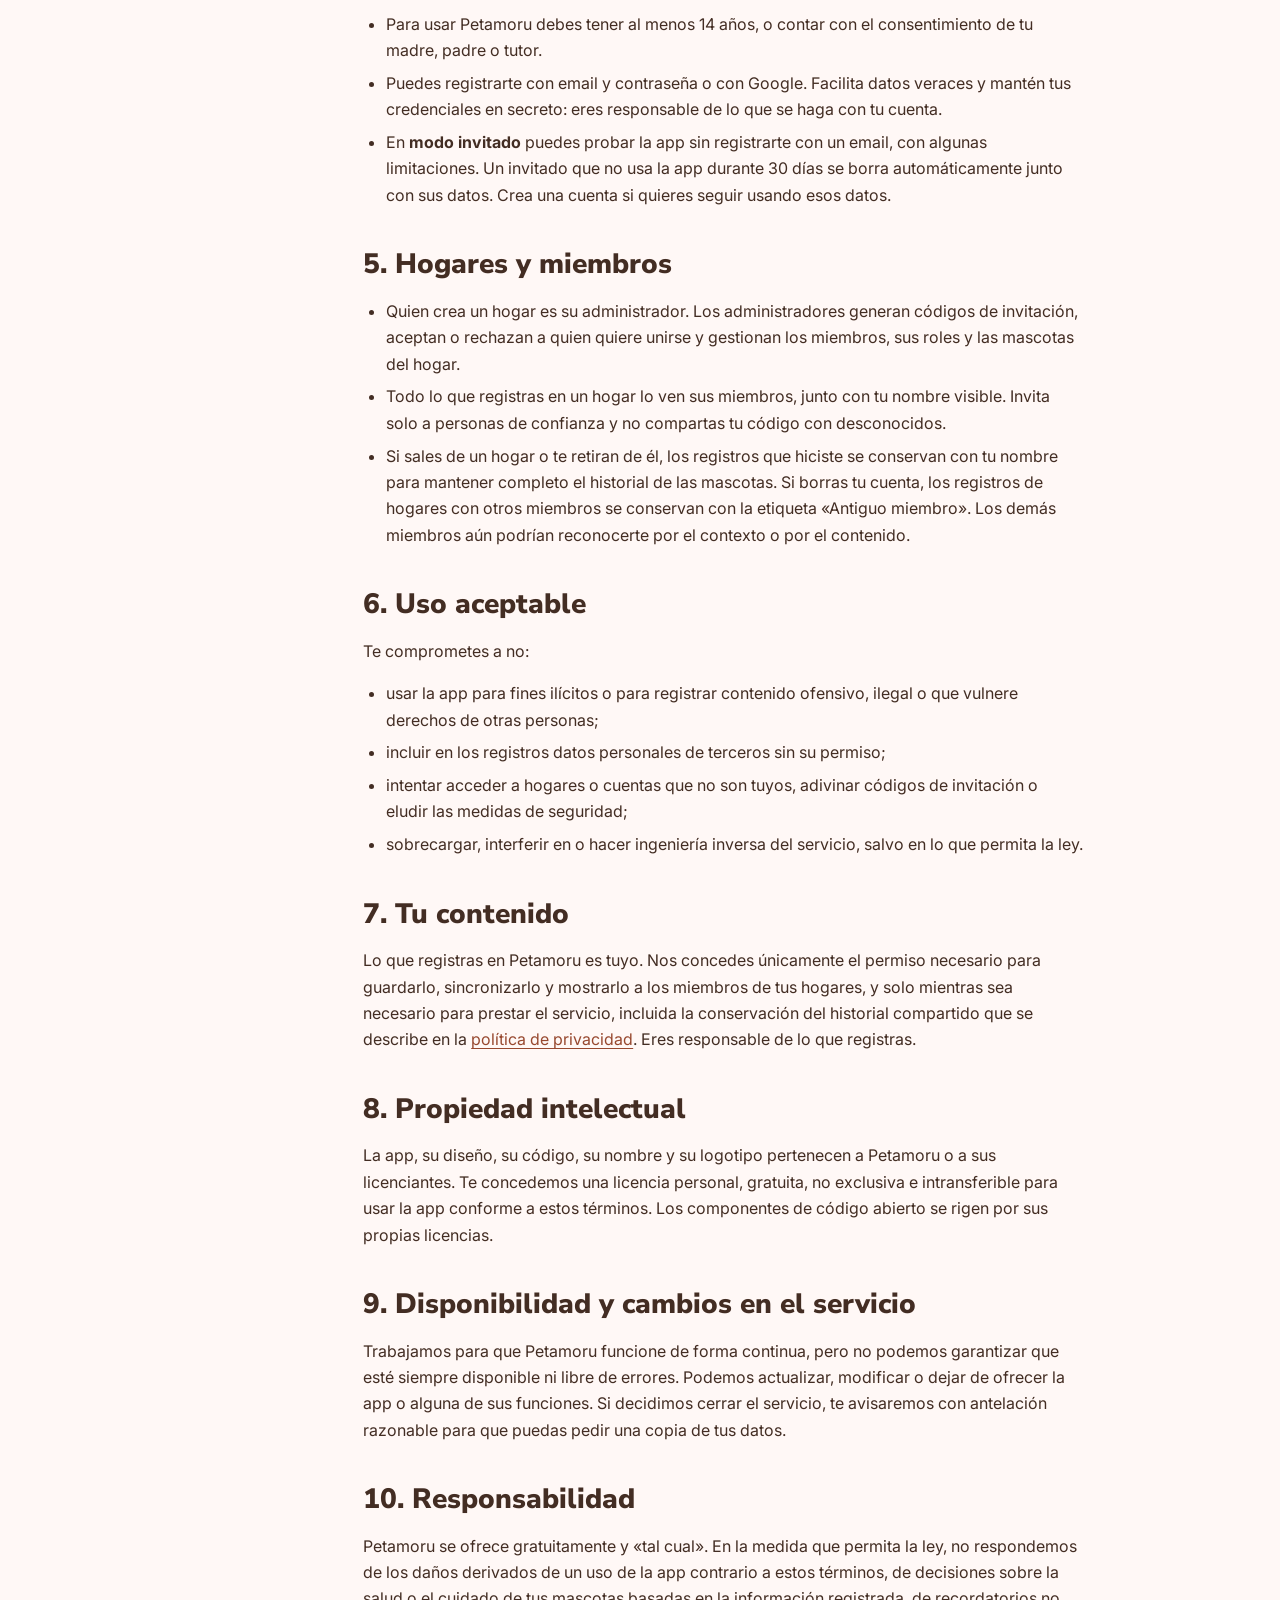
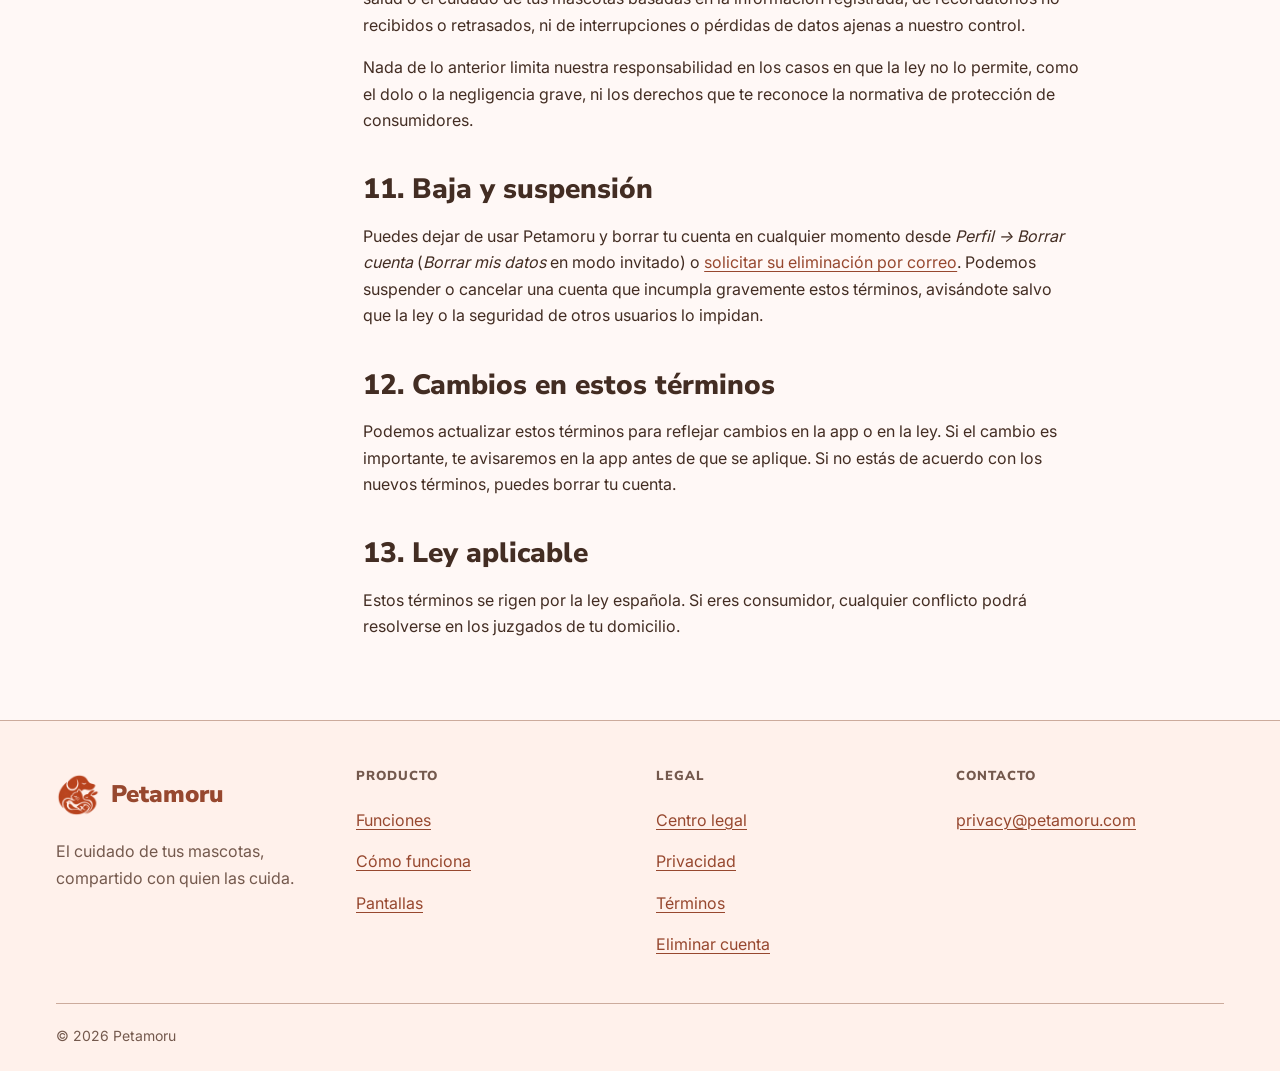
<file: es/terms.html>
<!doctype html>
<html lang="es">
<head>
  <meta charset="utf-8">
  <meta name="viewport" content="width=device-width, initial-scale=1">
  <meta name="color-scheme" content="light dark">
  <script>try{document.querySelector('meta[name="color-scheme"]').content=localStorage.getItem("color-scheme")??"light dark"}catch{}</script>
  <meta name="description" content="Las condiciones que se aplican cuando usas la app Petamoru.">
  <title>Términos del servicio · Petamoru</title>
  <link rel="canonical" href="https://petamoru.com/es/terms">
  <link rel="alternate" hreflang="en" href="https://petamoru.com/terms">
  <link rel="alternate" hreflang="es" href="https://petamoru.com/es/terms">
  <link rel="alternate" hreflang="x-default" href="https://petamoru.com/terms">
  <link rel="icon" type="image/png" href="/img/favicon.png">
  <link rel="apple-touch-icon" href="/img/apple-touch-icon.png">
  <link rel="stylesheet" href="/style.css">
  <script type="module" src="/theme.js"></script>
</head>
<body>
  <a class="skip-link" href="#main">Saltar al contenido</a>
  <header class="site-header">
    <div class="shell header-layout">
      <a class="brand" href="/es/"><img class="only-light" src="/img/logo.png" alt="" width="44" height="44"><img class="only-dark" src="/img/logo-dark.png" alt="" width="44" height="44"><span class="brand-text"><span class="brand-name">Petamoru</span></span></a>
      <nav class="site-nav" aria-label="Documentos legales">
        <a href="/es/privacy">Privacidad</a>
        <a href="/es/terms" aria-current="page">Términos</a>
        <a href="/es/delete-account">Eliminar cuenta</a>
      </nav>
      <div class="header-tools">
        <nav class="languages" aria-label="Idioma">
          <a href="/terms" lang="en" hreflang="en" aria-label="English">EN</a>
          <a href="/es/terms" lang="es" hreflang="es" aria-label="Español" aria-current="page">ES</a>
        </nav>
        <button type="button" class="theme-toggle"><svg class="only-light" viewBox="0 0 24 24" fill="none" stroke="currentColor" stroke-width="2" stroke-linecap="round" stroke-linejoin="round" aria-hidden="true"><path d="M20.5 14.5A8.5 8.5 0 0 1 9.5 3.5a8.5 8.5 0 1 0 11 11Z"/></svg><svg class="only-dark" viewBox="0 0 24 24" fill="none" stroke="currentColor" stroke-width="2" stroke-linecap="round" aria-hidden="true"><circle cx="12" cy="12" r="4"/><path d="M12 2v2M12 20v2M4.9 4.9l1.4 1.4M17.7 17.7l1.4 1.4M2 12h2M20 12h2M4.9 19.1l1.4-1.4M17.7 6.3l1.4-1.4"/></svg><span class="visually-hidden only-light">Cambiar a tema oscuro</span><span class="visually-hidden only-dark">Cambiar a tema claro</span></button>
      </div>
    </div>
  </header>

  <main id="main" class="shell" tabindex="-1">
    <div class="page-heading">
      <a class="kicker" href="/es/legal">Centro legal</a>
      <h1>Términos del servicio</h1>
      <p>Última actualización · <time datetime="2026-11-27">27 de noviembre de 2026</time></p>
    </div>
    <div class="document-layout">
      <aside class="page-index">
        <div class="desktop-index">
          <p>En esta página</p>
          <nav aria-label="En esta página">
            <ul>
              <li><a href="#summary">En resumen</a></li>
              <li><a href="#acceptance">1. Quiénes somos y aceptación</a></li>
              <li><a href="#service">2. El servicio</a></li>
              <li><a href="#veterinary-care">3. Petamoru no es un servicio veterinario</a></li>
              <li><a href="#account">4. Tu cuenta</a></li>
              <li><a href="#households">5. Hogares y miembros</a></li>
              <li><a href="#acceptable-use">6. Uso aceptable</a></li>
              <li><a href="#content">7. Tu contenido</a></li>
              <li><a href="#intellectual-property">8. Propiedad intelectual</a></li>
              <li><a href="#availability">9. Disponibilidad y cambios en el servicio</a></li>
              <li><a href="#liability">10. Responsabilidad</a></li>
              <li><a href="#closure">11. Baja y suspensión</a></li>
              <li><a href="#changes">12. Cambios en estos términos</a></li>
              <li><a href="#law">13. Ley aplicable</a></li>
            </ul>
          </nav>
        </div>
        <details class="mobile-index">
          <summary>En esta página</summary>
          <nav aria-label="En esta página">
            <ul>
              <li><a href="#summary">En resumen</a></li>
              <li><a href="#acceptance">1. Quiénes somos y aceptación</a></li>
              <li><a href="#service">2. El servicio</a></li>
              <li><a href="#veterinary-care">3. Petamoru no es un servicio veterinario</a></li>
              <li><a href="#account">4. Tu cuenta</a></li>
              <li><a href="#households">5. Hogares y miembros</a></li>
              <li><a href="#acceptable-use">6. Uso aceptable</a></li>
              <li><a href="#content">7. Tu contenido</a></li>
              <li><a href="#intellectual-property">8. Propiedad intelectual</a></li>
              <li><a href="#availability">9. Disponibilidad y cambios en el servicio</a></li>
              <li><a href="#liability">10. Responsabilidad</a></li>
              <li><a href="#closure">11. Baja y suspensión</a></li>
              <li><a href="#changes">12. Cambios en estos términos</a></li>
              <li><a href="#law">13. Ley aplicable</a></li>
            </ul>
          </nav>
        </details>
      </aside>
      <article class="document">
        <div class="summary">
          <h2 id="summary">En resumen</h2>
          <ul>
            <li>Petamoru es una app gratuita para coordinar el cuidado de tus mascotas con quienes las cuidan contigo.</li>
            <li><strong>Petamoru no sustituye la atención veterinaria.</strong> Sigue siempre las indicaciones de tu veterinario.</li>
            <li>Los recordatorios ayudan, pero pueden fallar: el cuidado de tus mascotas sigue siendo tu responsabilidad.</li>
            <li>Lo que registras es tuyo, y puedes borrar tu cuenta cuando quieras.</li>
          </ul>
        </div>

        <h2 id="acceptance">1. Quiénes somos y aceptación</h2>
        <p>Petamoru es una aplicación ofrecida por Juan Agustín Rodríguez Valle, con NIF 70893604Z y domicilio en Calle Pico de los Artilleros, 94, 3.º A, 28030 Madrid, España (en adelante, «Petamoru», «nosotros»). Puedes contactarnos en <a href="mailto:privacy@petamoru.com">privacy@petamoru.com</a>.</p>
        <p>Al crear una cuenta o usar la app aceptas estos términos y declaras haber leído la <a href="/es/privacy">política de privacidad</a>. Si no estás de acuerdo, no uses la app.</p>

        <h2 id="service">2. El servicio</h2>
        <p>Petamoru permite crear hogares, añadir mascotas e invitar a otras personas para registrar y consultar juntos su cuidado: pautas de medicación y tomas, comidas, paseos, peso, notas, vacunas y citas veterinarias, con recordatorios y sincronización entre dispositivos.</p>
        <p>El servicio es gratuito y no incluye publicidad. Mientras esté en fase beta, algunas funciones pueden cambiar, fallar o desaparecer.</p>

        <h2 id="veterinary-care">3. Petamoru no es un servicio veterinario</h2>
        <ul>
          <li>La app es una herramienta de organización. No ofrece diagnósticos, valoraciones clínicas ni consejo veterinario, y ningún dato o documento que genere tiene validez oficial o legal.</li>
          <li>Las pautas, dosis y fechas las introduces tú o los miembros de tu hogar. Comprueba siempre que coinciden con lo que ha indicado tu veterinario.</li>
          <li>Los recordatorios y los avisos de posible dosis doble son una ayuda, no una garantía. Pueden no llegar o llegar tarde por la configuración del dispositivo (permisos, ahorro de batería, modo No molestar), por falta de conexión o por fallos técnicos.</li>
          <li>Ante cualquier duda sobre la salud de tu mascota, o en una urgencia, contacta con un veterinario.</li>
        </ul>

        <h2 id="account">4. Tu cuenta</h2>
        <ul>
          <li>Para usar Petamoru debes tener al menos 14 años, o contar con el consentimiento de tu madre, padre o tutor.</li>
          <li>Puedes registrarte con email y contraseña o con Google. Facilita datos veraces y mantén tus credenciales en secreto: eres responsable de lo que se haga con tu cuenta.</li>
          <li>En <strong>modo invitado</strong> puedes probar la app sin registrarte con un email, con algunas limitaciones. Un invitado que no usa la app durante 30 días se borra automáticamente junto con sus datos. Crea una cuenta si quieres seguir usando esos datos.</li>
        </ul>

        <h2 id="households">5. Hogares y miembros</h2>
        <ul>
          <li>Quien crea un hogar es su administrador. Los administradores generan códigos de invitación, aceptan o rechazan a quien quiere unirse y gestionan los miembros, sus roles y las mascotas del hogar.</li>
          <li>Todo lo que registras en un hogar lo ven sus miembros, junto con tu nombre visible. Invita solo a personas de confianza y no compartas tu código con desconocidos.</li>
          <li>Si sales de un hogar o te retiran de él, los registros que hiciste se conservan con tu nombre para mantener completo el historial de las mascotas. Si borras tu cuenta, los registros de hogares con otros miembros se conservan con la etiqueta «Antiguo miembro». Los demás miembros aún podrían reconocerte por el contexto o por el contenido.</li>
        </ul>

        <h2 id="acceptable-use">6. Uso aceptable</h2>
        <p>Te comprometes a no:</p>
        <ul>
          <li>usar la app para fines ilícitos o para registrar contenido ofensivo, ilegal o que vulnere derechos de otras personas;</li>
          <li>incluir en los registros datos personales de terceros sin su permiso;</li>
          <li>intentar acceder a hogares o cuentas que no son tuyos, adivinar códigos de invitación o eludir las medidas de seguridad;</li>
          <li>sobrecargar, interferir en o hacer ingeniería inversa del servicio, salvo en lo que permita la ley.</li>
        </ul>

        <h2 id="content">7. Tu contenido</h2>
        <p>Lo que registras en Petamoru es tuyo. Nos concedes únicamente el permiso necesario para guardarlo, sincronizarlo y mostrarlo a los miembros de tus hogares, y solo mientras sea necesario para prestar el servicio, incluida la conservación del historial compartido que se describe en la <a href="/es/privacy#retention">política de privacidad</a>. Eres responsable de lo que registras.</p>

        <h2 id="intellectual-property">8. Propiedad intelectual</h2>
        <p>La app, su diseño, su código, su nombre y su logotipo pertenecen a Petamoru o a sus licenciantes. Te concedemos una licencia personal, gratuita, no exclusiva e intransferible para usar la app conforme a estos términos. Los componentes de código abierto se rigen por sus propias licencias.</p>

        <h2 id="availability">9. Disponibilidad y cambios en el servicio</h2>
        <p>Trabajamos para que Petamoru funcione de forma continua, pero no podemos garantizar que esté siempre disponible ni libre de errores. Podemos actualizar, modificar o dejar de ofrecer la app o alguna de sus funciones. Si decidimos cerrar el servicio, te avisaremos con antelación razonable para que puedas pedir una copia de tus datos.</p>

        <h2 id="liability">10. Responsabilidad</h2>
        <p>Petamoru se ofrece gratuitamente y «tal cual». En la medida que permita la ley, no respondemos de los daños derivados de un uso de la app contrario a estos términos, de decisiones sobre la salud o el cuidado de tus mascotas basadas en la información registrada, de recordatorios no recibidos o retrasados, ni de interrupciones o pérdidas de datos ajenas a nuestro control.</p>
        <p>Nada de lo anterior limita nuestra responsabilidad en los casos en que la ley no lo permite, como el dolo o la negligencia grave, ni los derechos que te reconoce la normativa de protección de consumidores.</p>

        <h2 id="closure">11. Baja y suspensión</h2>
        <p>Puedes dejar de usar Petamoru y borrar tu cuenta en cualquier momento desde <em>Perfil → Borrar cuenta</em> (<em>Borrar mis datos</em> en modo invitado) o <a href="/es/delete-account">solicitar su eliminación por correo</a>. Podemos suspender o cancelar una cuenta que incumpla gravemente estos términos, avisándote salvo que la ley o la seguridad de otros usuarios lo impidan.</p>

        <h2 id="changes">12. Cambios en estos términos</h2>
        <p>Podemos actualizar estos términos para reflejar cambios en la app o en la ley. Si el cambio es importante, te avisaremos en la app antes de que se aplique. Si no estás de acuerdo con los nuevos términos, puedes borrar tu cuenta.</p>

        <h2 id="law">13. Ley aplicable</h2>
        <p>Estos términos se rigen por la ley española. Si eres consumidor, cualquier conflicto podrá resolverse en los juzgados de tu domicilio.</p>
      </article>
    </div>
  </main>

  <footer class="site-footer landing-footer">
    <div class="shell footer-grid">
      <div class="footer-brand">
        <a class="brand" href="/es/"><img class="only-light" src="/img/logo.png" alt="" width="44" height="44"><img class="only-dark" src="/img/logo-dark.png" alt="" width="44" height="44"><span class="brand-text"><span class="brand-name">Petamoru</span></span></a>
        <p>El cuidado de tus mascotas, compartido con quien las cuida.</p>
      </div>
      <nav aria-labelledby="footer-product">
        <h2 id="footer-product">Producto</h2>
        <a href="/es/#features">Funciones</a>
        <a href="/es/#how-it-works">Cómo funciona</a>
        <a href="/es/#screens">Pantallas</a>
      </nav>
      <nav aria-labelledby="footer-legal">
        <h2 id="footer-legal">Legal</h2>
        <a href="/es/legal">Centro legal</a>
        <a href="/es/privacy">Privacidad</a>
        <a href="/es/terms">Términos</a>
        <a href="/es/delete-account">Eliminar cuenta</a>
      </nav>
      <div>
        <h2>Contacto</h2>
        <a href="mailto:privacy@petamoru.com">privacy@petamoru.com</a>
      </div>
    </div>
    <p class="shell footer-note">© 2026 Petamoru</p>
  </footer>
</body>
</html>
</file>
<file: style.css>
@font-face {
  font-family: "Nunito Sans";
  src: url("fonts/nunito_sans.ttf") format("truetype");
  font-weight: 200 1000;
  font-display: swap;
}

@font-face {
  font-family: "Inter";
  src: url("fonts/inter.ttf") format("truetype");
  font-weight: 100 900;
  font-display: swap;
}

:root {
  --bg-light: #fff8f6;
  --bg-dark: #1a110d;
  --surface-light: #fff1eb;
  --surface-dark: #221a15;
  --text-light: #432d23;
  --text-dark: #f0dfd8;
  --muted-light: #74594d;
  --muted-dark: #d7c2b9;
  --primary-light: #97482f;
  --primary-dark: #fd997b;
  --border-light: #ccab9c;
  --border-dark: #52443d;

  --bg: light-dark(var(--bg-light), var(--bg-dark));
  --surface: light-dark(var(--surface-light), var(--surface-dark));
  --text: light-dark(var(--text-light), var(--text-dark));
  --muted: light-dark(var(--muted-light), var(--muted-dark));
  --primary: light-dark(var(--primary-light), var(--primary-dark));
  --border: light-dark(var(--border-light), var(--border-dark));
  --accent: light-dark(#f47b5a, #fd997b);
  --accent-soft: light-dark(#ffdbcf, #4d2418);
  --green: light-dark(#3f6c4d, #a6d4b0);
  --green-soft: light-dark(#d7ecd9, #1f3a27);
  --amber: light-dark(#7a5a00, #f3d27a);
  --amber-soft: light-dark(#fbe7a8, #4a3a10);
  --shadow-color: light-dark(#5a3424, #000);
  --card: light-dark(#ffffff, #271e19);
  --container: light-dark(#ffeae1, #271e19);
  --container-high: light-dark(#ffe2d6, #322823);
  --sage: light-dark(#d7e6dd, #3c4b44);
  --on-sage: light-dark(#47554e, #d7e6dd);
  --peach: light-dark(#f7e1d3, #54433a);
  --on-peach: light-dark(#605046, #f7e1d3);
  --card-shadow: 0 1px 2px color-mix(in srgb, var(--shadow-color) 8%, transparent), 0 1rem 2.5rem -1.25rem color-mix(in srgb, var(--shadow-color) 28%, transparent);
  --ease-out: cubic-bezier(0.16, 1, 0.3, 1);
  --ease-spring: cubic-bezier(0.34, 1.56, 0.64, 1);

  color-scheme: light dark;
  accent-color: var(--primary);

  &:has(> head > meta[name="color-scheme"][content="dark"]) { color-scheme: dark; }
  &:has(> head > meta[name="color-scheme"][content="light"]) { color-scheme: light; }
}

@supports not (color: light-dark(white, black)) {
  :root {
    --bg: var(--bg-light);
    --surface: var(--surface-light);
    --text: var(--text-light);
    --muted: var(--muted-light);
    --primary: var(--primary-light);
    --border: var(--border-light);

    @media (prefers-color-scheme: dark) {
      --bg: var(--bg-dark);
      --surface: var(--surface-dark);
      --text: var(--text-dark);
      --muted: var(--muted-dark);
      --primary: var(--primary-dark);
      --border: var(--border-dark);
    }
  }
}

:root:has(> head > meta[name="color-scheme"][content="light"]) .only-dark,
:root:has(> head > meta[name="color-scheme"][content="dark"]) .only-light { display: none; }

@media (prefers-color-scheme: light) {
  :root:has(> head > meta[name="color-scheme"][content="light dark"]) .only-dark { display: none; }
}

@media (prefers-color-scheme: dark) {
  :root:has(> head > meta[name="color-scheme"][content="light dark"]) .only-light { display: none; }
}

* { box-sizing: border-box; }

@media (prefers-reduced-motion: no-preference) {
  html { scroll-behavior: smooth; }
}

html { scroll-padding-block-start: 1rem; }

@media (min-width: 48rem) {
  html { scroll-padding-block-start: 5.5rem; }
}

body {
  margin: 0;
  overflow-x: clip;
  background: var(--bg);
  color: var(--text);
  font: 1rem/1.65 "Inter", system-ui, sans-serif;
  overflow-wrap: anywhere;
}

a {
  color: var(--primary);
  text-underline-offset: 0.18em;
}

a:hover { text-decoration-thickness: 0.13em; }

:focus-visible {
  outline: 2px solid var(--primary);
  outline-offset: 3px;
}

.skip-link {
  position: absolute;
  z-index: 1;
  inset-block-start: 0.75rem;
  inset-inline-start: 1rem;
  padding: 0.5rem 1rem;
  background: var(--surface);
  transform: translateY(calc(-100% - 1rem));
}

.skip-link:focus { transform: none; }

.shell {
  width: min(100% - 2 * clamp(1rem, 4vw, 3rem), 73rem);
  margin-inline: auto;
}

.site-header, .site-footer { background: var(--surface); }
.site-header { border-block-end: 1px solid var(--border); }
.site-footer { border-block-start: 1px solid var(--border); }

.header-layout {
  display: grid;
  grid-template-columns: 1fr auto;
  align-items: center;
  gap: 0.5rem 1rem;
  padding-block: 0.875rem;
}

.brand {
  justify-self: start;
  display: inline-flex;
  align-items: center;
  gap: 0.7rem;
  text-decoration: none;
  padding-block: 0.25rem;
}

.brand img {
  flex: none;
  width: 2.75rem;
  height: 2.75rem;
}

.brand-text {
  display: flex;
  flex-direction: column;
}

.brand-name {
  font: 900 1.5rem/1.15 "Nunito Sans", sans-serif;
}

.header-tools {
  display: flex;
  align-items: center;
  gap: 0.25rem;
}

.theme-toggle {
  display: grid;
  place-items: center;
  width: 2.75rem;
  height: 2.75rem;
  border: 1px solid var(--border);
  border-radius: 50%;
  background: var(--bg);
  color: var(--text);
  cursor: pointer;
  transition: color 0.2s ease, border-color 0.2s ease;
}

.theme-toggle:hover { color: var(--primary); border-color: var(--primary); }
.theme-toggle svg { width: 1.25rem; height: 1.25rem; }

:root.theme-switching::view-transition-old(root),
:root.theme-switching::view-transition-new(root) {
  animation: none;
  mix-blend-mode: normal;
}

.site-nav, .languages {
  display: flex;
  flex-wrap: wrap;
  gap: 0.25rem;
}

.site-nav { grid-column: 1 / -1; }

.header-tools {
  grid-column: 2;
  grid-row: 1;
  justify-content: flex-end;
}

.site-nav a, .languages a {
  display: inline-flex;
  align-items: center;
  min-height: 2.75rem;
  padding: 0.25rem 0.6rem;
  border-radius: 0.5rem;
  color: var(--text);
  font-size: 0.875rem;
  font-weight: 600;
  text-decoration: none;
}

.site-nav a:hover, .languages a:hover { background: var(--bg); }

.site-nav a[aria-current], .languages a[aria-current] {
  color: var(--primary);
  text-decoration: underline;
  text-decoration-thickness: 0.12em;
}

main { padding-block: clamp(2.5rem, 7vw, 5rem); }

.page-heading { margin-block-end: clamp(2rem, 5vw, 3.5rem); }

.kicker {
  display: inline-block;
  margin: 0 0 1rem;
  padding: 0.3rem 0.8rem;
  border-radius: 999px;
  background: color-mix(in oklab, var(--accent) 22%, transparent);
  color: var(--primary);
  font-size: 0.75rem;
  font-weight: 800;
  letter-spacing: 0.1em;
  text-transform: uppercase;
}

a.kicker { text-decoration: none; }
a.kicker:hover { background: color-mix(in oklab, var(--accent) 34%, transparent); }

h1, h2, h3 {
  font-family: "Nunito Sans", system-ui, sans-serif;
  font-weight: 850;
  line-height: 1.2;
}

h1 {
  margin: 0;
  font-size: clamp(2.45rem, 6vw, 4.65rem);
  letter-spacing: -0.035em;
}

h2 { font-size: clamp(1.35rem, 3vw, 1.75rem); }
h3 { font-size: 1.17rem; }

.page-heading p {
  max-width: 62ch;
  margin: 0.75rem 0 0;
  color: var(--muted);
}

.document-layout, .document-cards { display: grid; gap: 1.5rem; }

.document {
  min-width: 0;
  max-width: 72ch;
}

.document > :first-child { margin-block-start: 0; }
.document > :last-child { margin-block-end: 0; }

.document h2[id] { scroll-margin-block-start: 1rem; }
.document > h2 { margin: 2.5rem 0 0.75rem; }
.document h3 { margin: 1.5rem 0 0.5rem; }
.document ul, .document ol { padding-inline-start: 1.4rem; }
.document li + li { margin-block-start: 0.4rem; }

.mobile-index, .desktop-index, .document-card, .status-card {
  background: var(--card);
  border-radius: 1.5rem;
  box-shadow: var(--card-shadow);
}

.summary {
  padding: clamp(1.25rem, 3vw, 1.75rem);
  border-radius: 1.5rem;
  background: var(--container);
}

.summary h2 { margin: 0; }
.summary ul { margin-block-end: 0; }

.desktop-index { display: none; }

.mobile-index summary {
  cursor: pointer;
  min-height: 2.75rem;
  padding: 0.7rem 1rem;
  font-weight: 700;
}

.page-index nav ul {
  padding: 0;
  margin: 0;
  list-style: none;
}

.page-index nav { padding: 0.25rem 0.75rem 0.65rem; }

.page-index nav a {
  display: block;
  padding: 0.35rem 0.5rem;
  font-size: 0.875rem;
}

.document-cards {
  grid-template-columns: repeat(auto-fit, minmax(min(100%, 16rem), 1fr));
  padding: 0;
  margin: 0;
  list-style: none;
}

.document-card {
  display: block;
  height: 100%;
  padding: clamp(1.25rem, 3vw, 2rem);
  color: var(--text);
  text-decoration: none;
}

@media (prefers-reduced-motion: no-preference) {
  .document-card { transition: transform 0.4s var(--ease-out), box-shadow 0.4s var(--ease-out); }
  .document-card:hover { transform: translateY(-0.25rem); }
}

.document-card h2 {
  display: flex;
  align-items: baseline;
  justify-content: space-between;
  gap: 0.5rem;
  margin: 0;
  color: var(--primary);
}

.document-card:hover h2 { text-decoration: underline; }

.document-card p { margin: 0.75rem 0 0; }

.table-wrap {
  max-width: 100%;
  overflow-x: auto;
  border: 1px solid var(--border);
  border-radius: 0.65rem;
}

table {
  border-collapse: collapse;
  width: 100%;
  min-width: 24rem;
  font-size: 0.9375rem;
}

caption {
  padding: 0.75rem;
  font-weight: 700;
  text-align: start;
}

th, td {
  padding: 0.65rem clamp(0.5rem, 1.5vw, 0.85rem);
  border-block-start: 1px solid var(--border);
  vertical-align: top;
  text-align: start;
}

th, tbody tr:nth-child(even) { background: var(--surface); }


.landing-footer { padding-block: 3rem 1.5rem; }

.footer-grid {
  display: grid;
  grid-template-columns: repeat(auto-fit, minmax(min(100%, 11rem), 1fr));
  gap: 2rem;
}

.footer-grid h2 {
  margin: 0 0 0.75rem;
  font-size: 0.8125rem;
  letter-spacing: 0.08em;
  text-transform: uppercase;
  color: var(--muted);
}

.footer-grid nav, .footer-grid > div { display: grid; align-content: start; gap: 0.35rem; }
.footer-grid a:not(.brand) { padding-block: 0.3rem; }
.footer-brand p { margin: 0.75rem 0 0; color: var(--muted); max-width: 26ch; }

.footer-note {
  margin-block: 2.5rem 0;
  padding-block-start: 1.25rem;
  border-block-start: 1px solid var(--border);
  color: var(--muted);
  font-size: 0.875rem;
}

.header-simple { grid-template-columns: 1fr auto; }

.visually-hidden {
  position: absolute;
  width: 1px;
  height: 1px;
  overflow: hidden;
  clip-path: inset(50%);
  white-space: nowrap;
}

@media (prefers-reduced-motion: no-preference) {
  @view-transition { navigation: auto; }
}

.status-page {
  display: grid;
  place-items: center;
  min-height: 50vh;
}

.status-card {
  max-width: 34rem;
  padding: clamp(1.5rem, 5vw, 2.5rem);
  text-align: center;
}

.status-card[hidden] { display: none; }
.status-card h1 { font-size: clamp(1.75rem, 5vw, 2.4rem); margin-block-start: 1rem; }
.status-card p { margin: 0.9rem 0 0; }
.status-note { color: var(--muted); font-size: 0.875rem; }

.status-icon {
  display: inline-grid;
  place-items: center;
  width: 3.5rem;
  height: 3.5rem;
  border-radius: 50%;
  background: var(--primary);
  color: var(--bg);
  font: 900 1.75rem/1 "Nunito Sans", sans-serif;
}

.status-icon.warning { background: var(--muted); }

@media (min-width: 48rem) {
  .site-header {
    position: sticky;
    inset-block-start: 0;
    z-index: 10;
  }

  .header-layout { grid-template-columns: 1fr auto auto; }
  .header-simple { grid-template-columns: 1fr auto; }
  .site-nav, .header-tools { grid-column: auto; grid-row: auto; }

  .document-layout {
    grid-template-columns: minmax(12rem, 16rem) minmax(0, 1fr);
    gap: clamp(1.5rem, 4vw, 4rem);
  }

  .page-index {
    position: sticky;
    inset-block-start: 6.5rem;
    align-self: start;
  }

  .desktop-index {
    display: block;
    max-height: calc(100vh - 8rem);
    overflow: auto;
  }

  .desktop-index p { margin: 0.75rem 1.25rem 0.25rem; font-weight: 700; }
  .mobile-index { display: none; }
}
</file>
<file: landing.css>
main.landing { padding-block: 0; }

.landing-page .site-nav {
  flex-wrap: nowrap;
  overflow-x: auto;
  scrollbar-width: none;
  margin-inline: -0.6rem;
}

.landing-page .site-nav a { flex: none; }

@media (min-width: 48rem) {
  .landing-page .site-nav { margin-inline: 0; }
}

.landing-page .site-nav a.is-current {
  color: var(--primary);
  text-decoration: underline;
  text-decoration-thickness: 0.12em;
}

.landing h2 {
  margin: 0;
  font-size: clamp(2rem, 4.5vw, 3.1rem);
  letter-spacing: -0.03em;
  text-wrap: balance;
}

.section-head { max-width: 46rem; margin-inline: auto; text-align: center; }
.section-head .section-intro { margin-inline: auto; }

.section-intro {
  max-width: 46ch;
  margin: 1rem 0 0;
  color: var(--muted);
  font-size: 1.125rem;
}

/* Reveal on entering the viewport: time based, triggered once by landing.js */

@media (prefers-reduced-motion: no-preference) {
  :root.js .reveal {
    opacity: 0;
    translate: 0 2rem;
    transition: opacity 0.8s var(--ease-out), translate 0.8s var(--ease-out);
    transition-delay: calc(var(--d, 0) * 90ms);
  }

  :root.js .reveal.is-visible {
    opacity: 1;
    translate: 0 0;
  }
}

/* Hero */

.landing > .hero {
  position: relative;
  isolation: isolate;
  display: grid;
  gap: clamp(2.5rem, 6vw, 4rem);
  align-items: center;
  padding-block: clamp(2rem, 5vw, 4rem) clamp(3rem, 8vw, 6rem);
}

.hero::before {
  content: "";
  position: absolute;
  z-index: -1;
  inset: -5% -20% 0 35%;
  background:
    radial-gradient(closest-side, color-mix(in oklab, var(--accent) 30%, transparent), transparent) 70% 35% / 70% 80% no-repeat,
    radial-gradient(closest-side, color-mix(in oklab, var(--amber-soft) 70%, transparent), transparent) 15% 85% / 50% 60% no-repeat;
  pointer-events: none;
}

.paw-trail {
  position: absolute;
  z-index: -1;
  inset-block-start: -1.5rem;
  inset-inline-start: -1rem;
  width: min(26rem, 70%);
  color: color-mix(in oklab, var(--primary) 22%, transparent);
  pointer-events: none;
}

.hero h1 {
  margin: 0;
  font-size: clamp(2.6rem, 6.2vw, 4.6rem);
  line-height: 1.02;
  letter-spacing: -0.045em;
  text-wrap: balance;
}

.scribble {
  position: relative;
  display: inline-block;
  color: var(--primary);
}

.scribble svg {
  position: absolute;
  inset-inline: -0.1em;
  inset-block-end: -0.28em;
  width: calc(100% + 0.2em);
  height: 0.45em;
  overflow: visible;
  color: var(--accent);
}

.hero .lead {
  max-width: 44ch;
  margin: 1.5rem 0 0;
  color: var(--muted);
  font-size: clamp(1.05rem, 1.6vw, 1.25rem);
}

.hero-actions {
  display: flex;
  flex-wrap: wrap;
  align-items: center;
  gap: 0.75rem 1.25rem;
  margin: 2rem 0 0;
}

.button {
  display: inline-flex;
  align-items: center;
  gap: 0.5rem;
  min-height: 3rem;
  padding: 0.7rem 1.5rem;
  border-radius: 999px;
  background: var(--primary);
  color: var(--bg);
  font-weight: 800;
  text-decoration: none;
  box-shadow: 0 0.75rem 1.5rem -0.75rem color-mix(in srgb, var(--shadow-color) 60%, transparent);
  transition: translate 0.25s var(--ease-out);
}

.button:hover { translate: 0 -2px; }

.soon {
  display: inline-flex;
  align-items: center;
  gap: 0.5rem;
  color: var(--muted);
  font-size: 0.9375rem;
  font-weight: 700;
}

.soon::before {
  content: "";
  width: 0.55rem;
  height: 0.55rem;
  border-radius: 50%;
  background: var(--green);
  box-shadow: 0 0 0 0.25rem var(--green-soft);
}

/* Devices: Pixel 11 Pro and iPhone, drawn in CSS from the front */

.device {
  --w: var(--device-width, 17rem);
  position: relative;
  flex: none;
  width: var(--w);
  padding: calc(var(--w) * 0.028);
  border-radius: calc(var(--w) * 0.135);
  background: #0b0b0c;
  box-shadow:
    0 0 0 calc(var(--w) * 0.011) var(--frame-1),
    0 0 0 calc(var(--w) * 0.016) var(--frame-2),
    0 calc(var(--w) * 0.12) calc(var(--w) * 0.18) calc(var(--w) * -0.08) color-mix(in srgb, var(--shadow-color) 45%, transparent);
}

.device.pixel {
  --frame-1: #c9ccd1;
  --frame-2: #8d9096;
  border-radius: calc(var(--w) * 0.12);
}

.device.iphone {
  --frame-1: #d9a27e;
  --frame-2: #9a6a4c;
  padding: calc(var(--w) * 0.022);
  border-radius: calc(var(--w) * 0.155);
}

.device::before,
.device::after {
  content: "";
  position: absolute;
  width: calc(var(--w) * 0.016);
  border-radius: 2px;
}

.pixel::after {
  inset-inline-end: calc(var(--w) * -0.03);
  inset-block-start: 17%;
  height: 31%;
  background: linear-gradient(var(--frame-2) 0 22%, transparent 22% 32%, var(--frame-2) 32% 100%);
}

.iphone::before {
  inset-inline-start: calc(var(--w) * -0.03);
  inset-block-start: 15%;
  height: 33%;
  background: linear-gradient(var(--frame-2) 0 14%, transparent 14% 26%, var(--frame-2) 26% 57%, transparent 57% 66%, var(--frame-2) 66% 100%);
}

.iphone::after {
  inset-inline-end: calc(var(--w) * -0.03);
  inset-block-start: 23%;
  height: 38%;
  background: linear-gradient(var(--frame-2) 0 45%, transparent 45% 78%, var(--frame-2) 78% 100%);
}

.screen {
  position: relative;
  overflow: hidden;
  container-type: inline-size;
  aspect-ratio: 9 / 20;
  border-radius: calc(var(--w) * 0.1);
  background: var(--bg);
}

.iphone .screen {
  aspect-ratio: 9 / 19.5;
  border-radius: calc(var(--w) * 0.135);
}

.screen::before {
  content: "";
  position: absolute;
  z-index: 3;
  inset-block-start: 2.6cqi;
  inset-inline-start: 50%;
  width: 3.8cqi;
  height: 3.8cqi;
  translate: -50% 0;
  border-radius: 50%;
  background: #0b0b0c;
}

.iphone .screen::before {
  inset-block-start: 2.4cqi;
  width: 31cqi;
  height: 9cqi;
  border-radius: 999px;
}

.screen::after {
  content: "";
  position: absolute;
  inset: 0;
  z-index: 4;
  background: linear-gradient(115deg, rgb(255 255 255 / 0.14), transparent 32%);
  pointer-events: none;
}

.screen > img {
  display: block;
  width: 100%;
  height: auto;
}

.statusbar {
  position: relative;
  display: flex;
  align-items: center;
  justify-content: space-between;
  height: 9cqi;
  padding-inline: 6cqi 5cqi;
  color: var(--text);
  font: 600 3.5cqi/1 "Inter", sans-serif;
}

.iphone .statusbar {
  height: 13.5cqi;
  padding-inline: 10cqi 7cqi;
  font: 700 4.3cqi/1 "Inter", sans-serif;
}

.statusbar svg {
  height: 3.4cqi;
  width: auto;
  fill: currentColor;
}

.iphone .statusbar svg { height: 3.8cqi; }

.statusbar span:last-child {
  display: flex;
  gap: 1.3cqi;
  align-items: center;
}

/* Hero demo: a dose logged by Juan reaches Laura */

.demo {
  position: relative;
  container-type: inline-size;
  display: grid;
  justify-items: center;
  width: min(100%, 34rem);
  margin: 0 auto;
}

.demo-stage {
  position: relative;
  width: 100%;
  height: 118cqi;
}

.demo .device {
  --device-width: 45cqi;
  position: absolute;
}

.device-juan { inset-block-start: 5cqi; inset-inline-start: 3cqi; rotate: -5deg; z-index: 1; }
.device-laura { inset-block-start: 12cqi; inset-inline-end: 3cqi; rotate: 4deg; }

.person {
  position: absolute;
  z-index: 5;
  inset-block-start: -4.5cqi;
  inset-inline-start: 50%;
  translate: -50% 0;
  display: flex;
  align-items: center;
  gap: 1.4cqi;
  padding: 1cqi 2.6cqi 1cqi 1cqi;
  border-radius: 999px;
  background: var(--bg);
  border: 1px solid var(--border);
  box-shadow: 0 0.5rem 1rem -0.5rem color-mix(in srgb, var(--shadow-color) 40%, transparent);
  font: 800 2.9cqi/1 "Nunito Sans", sans-serif;
  white-space: nowrap;
}

.person b {
  display: grid;
  place-items: center;
  width: 5.4cqi;
  height: 5.4cqi;
  border-radius: 50%;
  background: var(--accent-soft);
  color: var(--primary);
}

.app {
  padding: 1cqi 5cqi 7cqi;
  font: 500 4.4cqi/1.35 "Inter", sans-serif;
  color: var(--text);
}

.app-title { margin: 0; font: 400 7cqi/1.2 "Inter", sans-serif; }
.app-greet { margin: 3cqi 0 0; color: var(--muted); font-size: 3.8cqi; }
.app-greet b { display: block; color: var(--text); font-size: 5.2cqi; font-weight: 500; }
.app-section { margin: 5cqi 0 2.5cqi; font-size: 5.2cqi; font-weight: 500; }

.dose {
  position: relative;
  display: grid;
  gap: 2.4cqi;
  padding: 3.6cqi;
  border: 1px solid color-mix(in oklab, var(--border) 60%, transparent);
  border-radius: 4cqi;
  background: var(--surface);
}

.dose + .dose { margin-block-start: 2.6cqi; }

.ring {
  position: absolute;
  inset: -1.4cqi;
  border: 1.2cqi solid color-mix(in oklab, var(--green) 40%, transparent);
  border-radius: 5.4cqi;
  opacity: 0;
  pointer-events: none;
}

.dose-top {
  display: flex;
  justify-content: space-between;
  align-items: center;
}

.chip {
  display: inline-flex;
  align-items: center;
  gap: 1cqi;
  padding: 0.6cqi 2.2cqi;
  border: 1px solid currentColor;
  border-radius: 999px;
  font-size: 3.2cqi;
  font-weight: 600;
  white-space: nowrap;
}

.chip-time { color: var(--primary); background: var(--accent-soft); border-color: transparent; }
.chip-pending { color: var(--muted); }
.chip-done { color: var(--green); background: var(--green-soft); }

.swap { display: grid; }
.swap > * { grid-area: 1 / 1; }
.dose-top .swap { justify-items: end; }

.dose-main {
  display: flex;
  align-items: center;
  gap: 2.6cqi;
}

.dose-main b { display: block; font-weight: 500; }
.dose-main small { color: var(--muted); font-size: 3.4cqi; }

.avatar {
  display: grid;
  place-items: center;
  flex: none;
  width: 8cqi;
  height: 8cqi;
  border-radius: 50%;
  background: var(--accent);
  color: #fff;
  font-size: 3.8cqi;
  font-weight: 700;
}

.avatar-toby { background: var(--green-soft); color: var(--green); }

.dose-button {
  display: grid;
  place-items: center;
  height: 9cqi;
  border-radius: 2.4cqi;
  background: var(--primary);
  color: var(--bg);
  font-size: 3.6cqi;
  font-weight: 600;
}

.dose-by {
  align-self: center;
  color: var(--green);
  font-size: 3.4cqi;
  font-weight: 600;
}

.dose-pending, .dose-button { opacity: 0; }

.tap {
  position: absolute;
  inset-block-end: 3cqi;
  inset-inline-start: 50%;
  width: 11cqi;
  height: 11cqi;
  margin-inline-start: -5.5cqi;
  border-radius: 50%;
  background: color-mix(in oklab, var(--text) 35%, transparent);
  opacity: 0;
  pointer-events: none;
}

.quick {
  display: grid;
  grid-template-columns: repeat(4, 1fr);
  gap: 2cqi;
}

.quick span {
  display: grid;
  justify-items: center;
  gap: 1cqi;
  padding: 2.4cqi 0;
  border: 1px solid color-mix(in oklab, var(--border) 60%, transparent);
  border-radius: 3cqi;
  background: var(--surface);
  font-size: 3cqi;
  font-weight: 600;
}

.quick svg {
  width: 7.5cqi;
  height: 7.5cqi;
  padding: 1.6cqi;
  border-radius: 50%;
  background: var(--accent-soft);
  color: var(--primary);
}

.fab {
  position: absolute;
  inset-block-end: 18cqi;
  inset-inline-end: 4cqi;
  padding: 3cqi 4.5cqi;
  border-radius: 4cqi;
  background: var(--primary);
  color: var(--bg);
  font-size: 3.6cqi;
  font-weight: 700;
  box-shadow: 0 2cqi 4cqi -1cqi color-mix(in srgb, var(--shadow-color) 50%, transparent);
}

.app-nav {
  position: absolute;
  inset-inline: 0;
  inset-block-end: 0;
  display: grid;
  grid-template-columns: repeat(4, 1fr);
  padding: 2.4cqi 1cqi 5cqi;
  background: var(--surface);
  font-size: 2.8cqi;
  color: var(--muted);
}

.app-nav span { display: grid; justify-items: center; gap: 1cqi; }

.app-nav svg {
  width: 11cqi;
  height: 6cqi;
  padding: 1cqi 3.3cqi;
  border-radius: 999px;
}

.app-nav .on { color: var(--text); font-weight: 700; }
.app-nav .on svg { background: var(--accent-soft); }

.notification {
  position: absolute;
  z-index: 2;
  inset-block-start: 15cqi;
  inset-inline: 3cqi;
  display: flex;
  gap: 2.6cqi;
  align-items: center;
  padding: 3cqi;
  border-radius: 5cqi;
  background: color-mix(in oklab, var(--bg) 85%, var(--text));
  box-shadow: 0 2cqi 5cqi -1cqi color-mix(in srgb, var(--shadow-color) 45%, transparent);
  font-size: 3.4cqi;
  line-height: 1.3;
}

.notification img {
  flex: none;
  width: 8cqi;
  height: 8cqi;
  padding: 1cqi;
  border-radius: 2cqi;
  background: #fff8f6;
}

.notification b { display: block; font-size: 3.6cqi; }
.notification span span { color: var(--muted); }

.sync {
  position: absolute;
  z-index: 6;
  inset-block-start: 40cqi;
  inset-inline-start: 36cqi;
  display: flex;
  gap: 1.5cqi;
  align-items: center;
  padding: 1.6cqi 3cqi;
  border-radius: 999px;
  background: var(--primary);
  color: var(--bg);
  font: 800 2.9cqi/1 "Inter", sans-serif;
  box-shadow: 0 1rem 1.5rem -0.75rem color-mix(in srgb, var(--shadow-color) 60%, transparent);
  opacity: 0;
}

.sync svg { width: 3.6cqi; height: 3.6cqi; }

.demo-toggle {
  display: none;
  align-items: center;
  gap: 0.5rem;
  margin-block-start: 0.75rem;
  padding: 0.5rem 1rem;
  min-height: 2.75rem;
  border: 1px solid var(--border);
  border-radius: 999px;
  background: var(--bg);
  color: var(--muted);
  font: 600 0.8125rem/1 "Inter", sans-serif;
  cursor: pointer;
}

.demo-toggle:hover { color: var(--primary); border-color: var(--primary); }

@media (prefers-reduced-motion: no-preference) {
  .demo-toggle { display: inline-flex; }

  .demo .device { animation: float-in 1s var(--ease-out) backwards; }
  .demo .device-laura { animation-delay: 0.15s; }
  .person { animation: pop 0.6s 0.7s var(--ease-spring) backwards; }
  .device-laura .person { animation-delay: 0.85s; }

  .demo [data-loop] {
    animation-duration: 9s;
    animation-delay: 1.3s;
    animation-iteration-count: infinite;
    animation-timing-function: linear;
    animation-fill-mode: both;
  }

  .device-juan :is(.dose-pending, .dose-button) { animation-name: juan-before; }
  .device-juan :is(.dose-done, .dose-by) { animation-name: juan-after; }
  .device-juan .ring { animation-name: juan-ring; }
  .tap { animation-name: tap; }
  .sync { animation-name: travel; }
  .notification { animation-name: notify; }
  .device-laura :is(.dose-pending, .dose-button) { animation-name: laura-before; }
  .device-laura :is(.dose-done, .dose-by) { animation-name: laura-after; }
  .device-laura .ring { animation-name: laura-ring; }

  .demo[data-paused] [data-loop] { animation-play-state: paused; }

  .scribble path {
    stroke-dasharray: 1;
    animation: draw 1s 0.5s var(--ease-out) backwards;
  }

  .paw-trail use {
    animation: step-in 0.5s var(--ease-spring) backwards;
    animation-delay: calc(0.3s + var(--n) * 0.16s);
  }

  .hero-copy > * { animation: rise 0.9s var(--ease-out) backwards; }
  .hero-copy > :nth-child(2) { animation-delay: 0.08s; }
  .hero-copy > :nth-child(3) { animation-delay: 0.16s; }
}

@keyframes float-in { from { opacity: 0; translate: 0 3rem; } }
@keyframes pop { from { opacity: 0; scale: 0.6; } }
@keyframes rise { from { opacity: 0; translate: 0 1.5rem; } }
@keyframes draw { from { stroke-dashoffset: 1; } }
@keyframes step-in { from { opacity: 0; scale: 0.4; } }

@keyframes juan-before {
  0%, 21% { opacity: 1; }
  25%, 92% { opacity: 0; }
  97%, 100% { opacity: 1; }
}

@keyframes juan-after {
  0%, 21% { opacity: 0; scale: 0.92; animation-timing-function: var(--ease-spring); }
  26%, 92% { opacity: 1; scale: 1; }
  97%, 100% { opacity: 0; scale: 0.92; }
}

@keyframes juan-ring {
  0%, 22% { opacity: 0; scale: 0.96; }
  27% { opacity: 1; scale: 1; }
  40%, 100% { opacity: 0; scale: 1.03; }
}

@keyframes tap {
  0%, 12% { opacity: 0; scale: 0.3; animation-timing-function: var(--ease-out); }
  17% { opacity: 1; scale: 0.8; }
  21% { opacity: 0.8; scale: 0.7; animation-timing-function: var(--ease-out); }
  27%, 100% { opacity: 0; scale: 1.8; }
}

@keyframes travel {
  0%, 27% { opacity: 0; translate: -18cqi 6cqi; scale: 0.7; animation-timing-function: var(--ease-out); }
  31% { opacity: 1; translate: -14cqi 4cqi; scale: 1; animation-timing-function: ease-in-out; }
  44% { opacity: 1; translate: 10cqi -2cqi; scale: 1; animation-timing-function: ease-in; }
  48%, 100% { opacity: 0; translate: 16cqi -4cqi; scale: 0.7; }
}

@keyframes notify {
  0%, 45% { opacity: 0; translate: 0 -30cqi; animation-timing-function: var(--ease-spring); }
  51%, 86% { opacity: 1; translate: 0 0; animation-timing-function: ease-in; }
  91%, 100% { opacity: 0; translate: 0 -30cqi; }
}

@keyframes laura-before {
  0%, 50% { opacity: 1; }
  54%, 92% { opacity: 0; }
  97%, 100% { opacity: 1; }
}

@keyframes laura-after {
  0%, 50% { opacity: 0; scale: 0.92; animation-timing-function: var(--ease-spring); }
  55%, 92% { opacity: 1; scale: 1; }
  97%, 100% { opacity: 0; scale: 0.92; }
}

@keyframes laura-ring {
  0%, 51% { opacity: 0; scale: 0.96; }
  56% { opacity: 1; scale: 1; }
  70%, 100% { opacity: 0; scale: 1.03; }
}

/* Story: one sticky phone that follows the steps */

.story { padding-block: clamp(4rem, 10vw, 7rem); }

.story-grid {
  display: grid;
  gap: 2.5rem;
  margin-block-start: clamp(2rem, 5vw, 3.5rem);
}

.story-step {
  display: grid;
  gap: 0.6rem;
  max-width: 30rem;
}

.story-step h3 {
  margin: 0;
  font-size: clamp(1.5rem, 3vw, 2.1rem);
  letter-spacing: -0.02em;
}

.story-step p { margin: 0; color: var(--muted); font-size: 1.0625rem; }

.step-index {
  color: var(--primary);
  font: 900 0.9375rem/1 "Nunito Sans", sans-serif;
  letter-spacing: 0.08em;
}

.story-shot {
  --device-width: min(72vw, 16rem);
  justify-self: center;
  margin: 0 0 1.5rem;
}

.story-progress { display: none; }

@media (min-width: 60rem) {
  .story-grid {
    grid-template-columns: minmax(0, 1fr) minmax(0, 1fr);
    column-gap: clamp(2rem, 6vw, 5rem);
    row-gap: 0;
  }

  .story-grid::before {
    content: "";
    grid-column: 2;
    grid-row: 1 / span 4;
    align-self: start;
    justify-self: center;
    position: sticky;
    inset-block-start: calc(50vh - 13rem);
    width: 25rem;
    aspect-ratio: 1;
    border-radius: 42% 58% 55% 45% / 48% 40% 60% 52%;
    background: radial-gradient(circle at 30% 30%, var(--accent-soft), color-mix(in oklab, var(--accent) 35%, var(--accent-soft)));
    opacity: 0.85;
  }

  .story-step {
    grid-column: 1;
    align-content: center;
    min-height: 80vh;
  }

  .story-shot {
    --device-width: 15rem;
    grid-column: 2;
    grid-row: 1 / span 4;
    align-self: start;
    position: sticky;
    inset-block-start: max(6.5rem, calc(50vh - 17rem));
    margin: 0;
    opacity: 0;
    scale: 0.92;
    translate: 0 1.5rem;
    transition: opacity 0.5s var(--ease-out), scale 0.6s var(--ease-out), translate 0.6s var(--ease-out);
  }

  .story-grid:not([data-active]) .story-shot[data-step="1"],
  .story-grid[data-active="1"] .story-shot[data-step="1"],
  .story-grid[data-active="2"] .story-shot[data-step="2"],
  .story-grid[data-active="3"] .story-shot[data-step="3"],
  .story-grid[data-active="4"] .story-shot[data-step="4"] { opacity: 1; scale: 1; translate: 0; }

  .story-grid[data-active] .story-step { opacity: 0.28; transition: opacity 0.5s var(--ease-out); }
  .story-grid[data-active="1"] .story-step[data-step="1"],
  .story-grid[data-active="2"] .story-step[data-step="2"],
  .story-grid[data-active="3"] .story-step[data-step="3"],
  .story-grid[data-active="4"] .story-step[data-step="4"] { opacity: 1; }

  .story-progress {
    grid-column: 2;
    grid-row: 1 / span 4;
    align-self: start;
    justify-self: center;
    position: sticky;
    inset-block-start: max(42rem, calc(50vh + 17rem));
    display: flex;
    gap: 0.4rem;
  }

  .story-progress span {
    width: 0.5rem;
    height: 0.5rem;
    border-radius: 999px;
    background: var(--border);
    transition: width 0.4s var(--ease-out), background 0.4s var(--ease-out);
  }

  .story-grid[data-active="1"] .story-progress span:nth-child(1),
  .story-grid[data-active="2"] .story-progress span:nth-child(2),
  .story-grid[data-active="3"] .story-progress span:nth-child(3),
  .story-grid[data-active="4"] .story-progress span:nth-child(4) { width: 1.75rem; background: var(--primary); }
}

@media (prefers-reduced-motion: reduce) {
  .story-shot, .story-step { transition: none !important; }
}

/* Fan of screens */

.fan {
  overflow: clip;
  padding-block: clamp(4rem, 10vw, 7rem);
  background:
    radial-gradient(60% 50% at 50% 100%, color-mix(in oklab, var(--accent) 22%, transparent), transparent),
    var(--surface);
  border-block: 1px solid var(--border);
  text-align: center;
}

.fan .section-intro { margin-inline: auto; }

.fan-row {
  display: flex;
  gap: 1.5rem;
  margin: clamp(2.5rem, 6vw, 4rem) 0 0;
  padding: 1rem max(1.5rem, (100% - 73rem) / 2) 2.5rem;
  list-style: none;
  overflow-x: auto;
  scroll-snap-type: x mandatory;
  scroll-padding-inline: 1.5rem;
  overscroll-behavior-x: contain;
  scrollbar-width: none;
}

.fan-row > li {
  flex: none;
  scroll-snap-align: center;
}

.fan-row figure { margin: 0; }
.fan-row .device { --device-width: 13.5rem; }

.fan-row figcaption {
  display: inline-block;
  margin-block-start: 1.5rem;
  padding: 0.35rem 0.85rem;
  border-radius: 999px;
  background: var(--bg);
  border: 1px solid var(--border);
  font-size: 0.875rem;
  font-weight: 700;
}

@media (min-width: 64rem) {
  .fan-row {
    justify-content: center;
    gap: 0;
    overflow: visible;
  }

  .fan-row > li {
    margin-inline: -1.25rem;
    rotate: calc(var(--offset) * 6deg);
    translate: 0 calc(var(--depth) * 1.8rem);
    z-index: calc(3 - var(--depth));
    transition: translate 0.45s var(--ease-out), rotate 0.45s var(--ease-out);
  }

  .fan-row > li:hover {
    translate: 0 calc(var(--depth) * 1.8rem - 1.5rem);
    rotate: calc(var(--offset) * 3deg);
  }

  .fan-row figcaption {
    opacity: 0;
    translate: 0 -0.5rem;
    transition: opacity 0.3s var(--ease-out), translate 0.3s var(--ease-out);
  }

  .fan-row > li:hover figcaption,
  .fan-row > li:focus-within figcaption { opacity: 1; translate: 0 0; }

  @media (prefers-reduced-motion: no-preference) {
    :root.js .fan-row:not(.is-visible) > li {
      rotate: 0deg;
      translate: calc(var(--offset) * -78%) 3rem;
    }

    :root.js .fan-row > li {
      transition: translate 1.1s var(--ease-out), rotate 1.1s var(--ease-out);
      transition-delay: calc(var(--depth) * 60ms);
    }

    :root.js .fan-row.is-visible > li:hover { transition-duration: 0.45s; transition-delay: 0s; }
  }
}

@media (min-width: 60rem) {
  .landing > .hero { grid-template-columns: minmax(0, 1fr) minmax(0, 1.05fr); }
}

/* Hero additions */

.badge {
  display: inline-flex;
  align-items: center;
  gap: 0.45rem;
  margin: 0 0 1.5rem;
  padding: 0.4rem 0.9rem;
  border-radius: 999px;
  background: var(--sage);
  color: var(--on-sage);
  font-size: 0.875rem;
  font-weight: 700;
  box-shadow: var(--card-shadow);
}

.badge svg { width: 1rem; height: 1rem; fill: var(--primary); }

.hero h1 em { font-style: italic; letter-spacing: -0.03em; }

.button-soft {
  background: var(--card);
  color: var(--text);
  box-shadow: var(--card-shadow);
}

.pet-card {
  position: absolute;
  z-index: 7;
  inset-block-end: 6cqi;
  inset-inline-start: -2cqi;
  display: flex;
  align-items: center;
  gap: 0.75rem;
  padding: 0.5rem 0.9rem 0.5rem 0.5rem;
  border-radius: 1.25rem;
  background: var(--card);
  box-shadow: var(--card-shadow);
  rotate: -3deg;
  font-size: 0.875rem;
  line-height: 1.3;
}

.pet-card img {
  width: 3.5rem;
  height: 3.5rem;
  border-radius: 0.9rem;
  object-fit: cover;
  object-position: 45% 70%;
}

.pet-card b { display: block; }
.pet-card small { color: var(--muted); }
.pet-card .chip { font-size: 0.75rem; padding: 0.15rem 0.55rem; }

@media (prefers-reduced-motion: no-preference) {
  .pet-card { animation: pop 0.7s 1.1s var(--ease-spring) backwards; }
}

/* Pillars */

.pillars {
  padding-block: clamp(4rem, 10vw, 7rem);
  background: linear-gradient(var(--bg), var(--surface));
}

.pillar-grid {
  display: grid;
  grid-template-columns: repeat(auto-fit, minmax(min(100%, 19rem), 1fr));
  gap: 1.5rem;
  margin: clamp(2.5rem, 6vw, 4rem) 0 0;
  padding: 0;
  list-style: none;
}

.pillar {
  display: flex;
  flex-direction: column;
  gap: 0.75rem;
  padding: clamp(1.5rem, 3vw, 2rem);
  border-radius: 1.75rem;
  background: var(--card);
  box-shadow: var(--card-shadow);
}

.pillar h3 { margin: 0.5rem 0 0; font-size: 1.35rem; }
.pillar > p { margin: 0 0 0.5rem; color: var(--muted); }

.pillar-icon {
  display: grid;
  place-items: center;
  width: 3.5rem;
  height: 3.5rem;
  border-radius: 1.1rem;
  background: var(--container-high);
  color: var(--primary);
}

.pillar-icon.sage { background: var(--sage); color: var(--on-sage); }
.pillar-icon.peach { background: var(--peach); color: var(--on-peach); }
.pillar-icon svg { width: 1.75rem; height: 1.75rem; }

@media (hover: hover) and (prefers-reduced-motion: no-preference) {
  .pillar-icon { transition: rotate 0.4s var(--ease-spring), scale 0.4s var(--ease-spring); }
  .pillar:hover .pillar-icon { rotate: -8deg; scale: 1.08; }
}

.mini {
  display: grid;
  gap: 0.6rem;
  margin-block-start: auto;
  padding: 0.9rem;
  border-radius: 1.25rem;
  background: var(--surface);
}

.mini-row {
  display: flex;
  align-items: center;
  gap: 0.7rem;
  padding: 0.65rem 0.75rem;
  border-radius: 0.9rem;
  background: var(--card);
  font-size: 0.875rem;
  line-height: 1.3;
}

.mini-row > span:nth-child(2) { flex: 1; min-width: 0; }
.mini-row b { display: block; }
.mini-row small { color: var(--muted); }
.mini-row.warn { background: var(--amber-soft); }
.mini-row.warn small { color: var(--amber); }
.mini-time { color: var(--on-sage); font-weight: 800; font-size: 0.8125rem; }
.mini-row .chip { font-size: 0.75rem; padding: 0.15rem 0.55rem; }

.mini-icon {
  display: grid;
  place-items: center;
  flex: none;
  width: 2rem;
  height: 2rem;
  border-radius: 0.6rem;
  font-weight: 900;
}

.mini-icon.sage { background: var(--sage); color: var(--on-sage); }
.mini-icon.amber { background: var(--amber); color: var(--amber-soft); }
.mini-icon.peach { background: var(--peach); }

.avatars { display: flex; flex: none; }

.avatars i {
  display: grid;
  place-items: center;
  width: 1.75rem;
  height: 1.75rem;
  margin-inline-start: -0.45rem;
  border: 2px solid var(--card);
  border-radius: 50%;
  background: var(--peach);
  color: var(--on-peach);
  font: normal 800 0.7rem/1 "Inter", sans-serif;
}

.avatars i:first-child { margin-inline-start: 0; background: var(--sage); color: var(--on-sage); }
.avatars i:last-child:not(:first-child) { background: var(--container-high); color: var(--primary); }

.mini-chart {
  padding: 0.75rem 0.9rem 0.5rem;
  border-radius: 0.9rem;
  background: var(--card);
}

.mini-chart > span { display: flex; justify-content: space-between; align-items: baseline; font-size: 0.8125rem; }
.mini-chart small { color: var(--muted); }
.mini-chart em { font-style: normal; color: var(--on-sage); }
.mini-chart .sparkline { max-height: 3.5rem; margin-block-start: 0.4rem; }

.sparkline {
  display: block;
  width: 100%;
  height: auto;
  overflow: visible;
  color: var(--primary);
}

.sparkline .area { fill: color-mix(in oklab, var(--accent) 20%, transparent); }
.sparkline circle { fill: var(--card); stroke: currentColor; stroke-width: 4; }

@media (prefers-reduced-motion: no-preference) {
  :root.js .sparkline .line {
    stroke-dasharray: 1;
    stroke-dashoffset: 1;
    transition: stroke-dashoffset 1.4s 0.4s var(--ease-out);
  }

  :root.js .sparkline :is(.area, circle) {
    opacity: 0;
    transition: opacity 0.6s 1.3s var(--ease-out);
  }

  :root.js .is-visible .sparkline .line { stroke-dashoffset: 0; }
  :root.js .is-visible .sparkline :is(.area, circle) { opacity: 1; }
}

/* Species */

.species {
  display: grid;
  gap: clamp(2rem, 5vw, 4rem);
  align-items: center;
  padding-block: clamp(4rem, 10vw, 7rem);
}

.species-photo { position: relative; }

.species-photo img {
  display: block;
  width: 100%;
  height: auto;
  border-radius: 2rem;
  box-shadow: var(--card-shadow);
}

.species-chips {
  position: absolute;
  inset-inline: 1rem;
  inset-block-end: -1.25rem;
  display: flex;
  flex-wrap: wrap;
  justify-content: center;
  gap: 0.4rem;
  margin: 0;
  padding: 0;
  list-style: none;
  font-size: 0.8125rem;
}

.species-chips li {
  display: inline-flex;
  align-items: center;
  gap: 0.35rem;
  padding: 0.4rem 0.75rem;
  border-radius: 999px;
  background: var(--card);
  box-shadow: var(--card-shadow);
  font-weight: 700;
}

.species-chips svg { width: 0.9rem; height: 0.9rem; fill: var(--primary); }

@media (prefers-reduced-motion: no-preference) {
  :root.js .species-chips li {
    opacity: 0;
    scale: 0.7;
    transition: opacity 0.5s var(--ease-out), scale 0.6s var(--ease-spring);
    transition-delay: calc(0.4s + var(--d) * 90ms);
  }

  :root.js .is-visible .species-chips li { opacity: 1; scale: 1; }
}

@media (min-width: 60rem) {
  .species { grid-template-columns: minmax(0, 1.25fr) minmax(0, 1fr); }
}

/* Closing band */

.cta-band {
  padding-block: clamp(4rem, 10vw, 7rem);
  background:
    radial-gradient(50% 80% at 85% 10%, color-mix(in oklab, var(--accent) 30%, transparent), transparent),
    radial-gradient(40% 70% at 10% 90%, color-mix(in oklab, var(--sage) 70%, transparent), transparent),
    var(--container);
}

.cta {
  display: grid;
  justify-items: center;
  gap: 1.1rem;
  text-align: center;
}

.cta-icon {
  display: grid;
  place-items: center;
  width: 4.5rem;
  height: 4.5rem;
  border-radius: 1.5rem;
  background: var(--primary);
  box-shadow: var(--card-shadow);
}

.cta-icon svg { width: 2.25rem; height: 2.25rem; fill: var(--bg); }
.cta h2 { max-width: 20ch; }
.cta > p { max-width: 50ch; margin: 0; color: var(--muted); font-size: 1.125rem; }

.store-pill {
  display: inline-flex;
  align-items: center;
  gap: 0.75rem;
  margin: 0.5rem 0 0;
  padding: 0.6rem 1.25rem 0.6rem 1rem;
  border-radius: 1rem;
  background: var(--text);
  color: var(--bg);
  font-weight: 800;
  line-height: 1.15;
}

.cta > p.store-pill { color: var(--bg); font-size: 1rem; }

.store-pill svg { width: 1.6rem; height: 1.6rem; }
.store-pill small { display: block; font-size: 0.6875rem; font-weight: 600; opacity: 0.8; }
</file>
